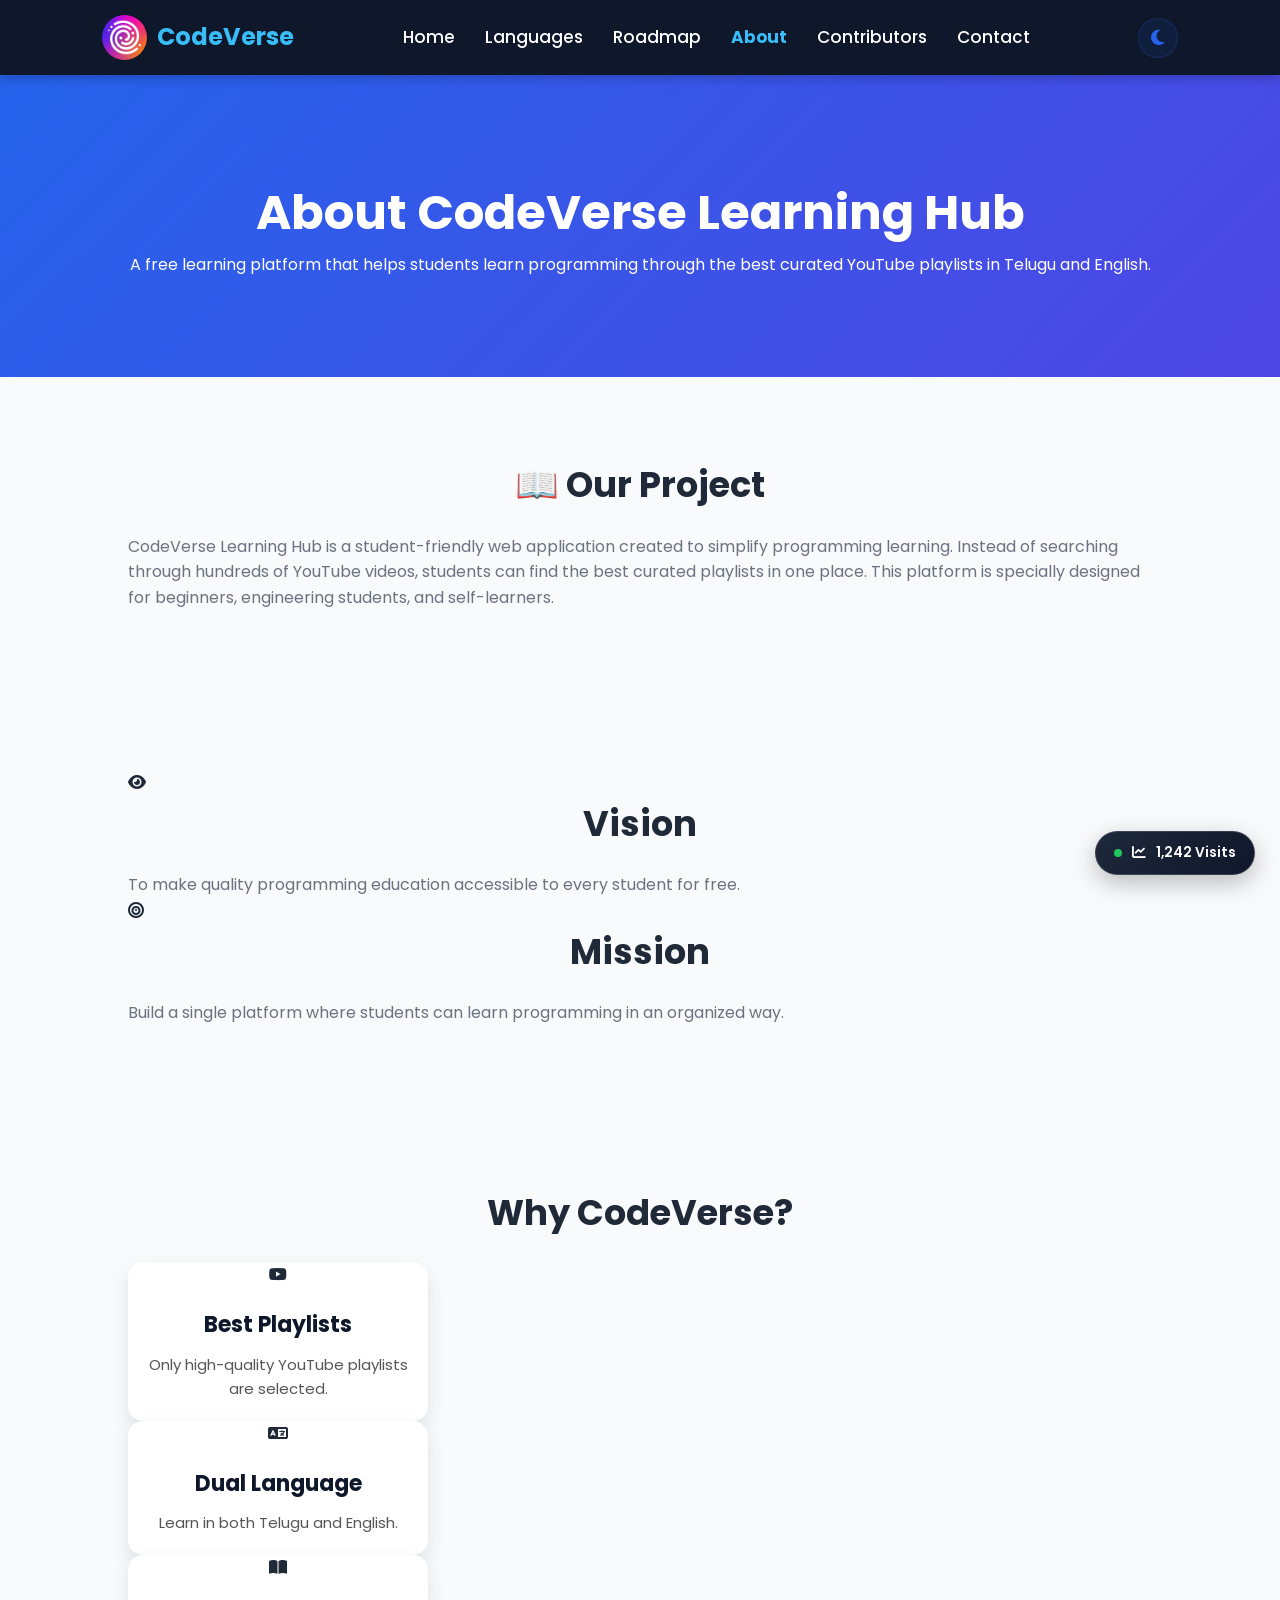
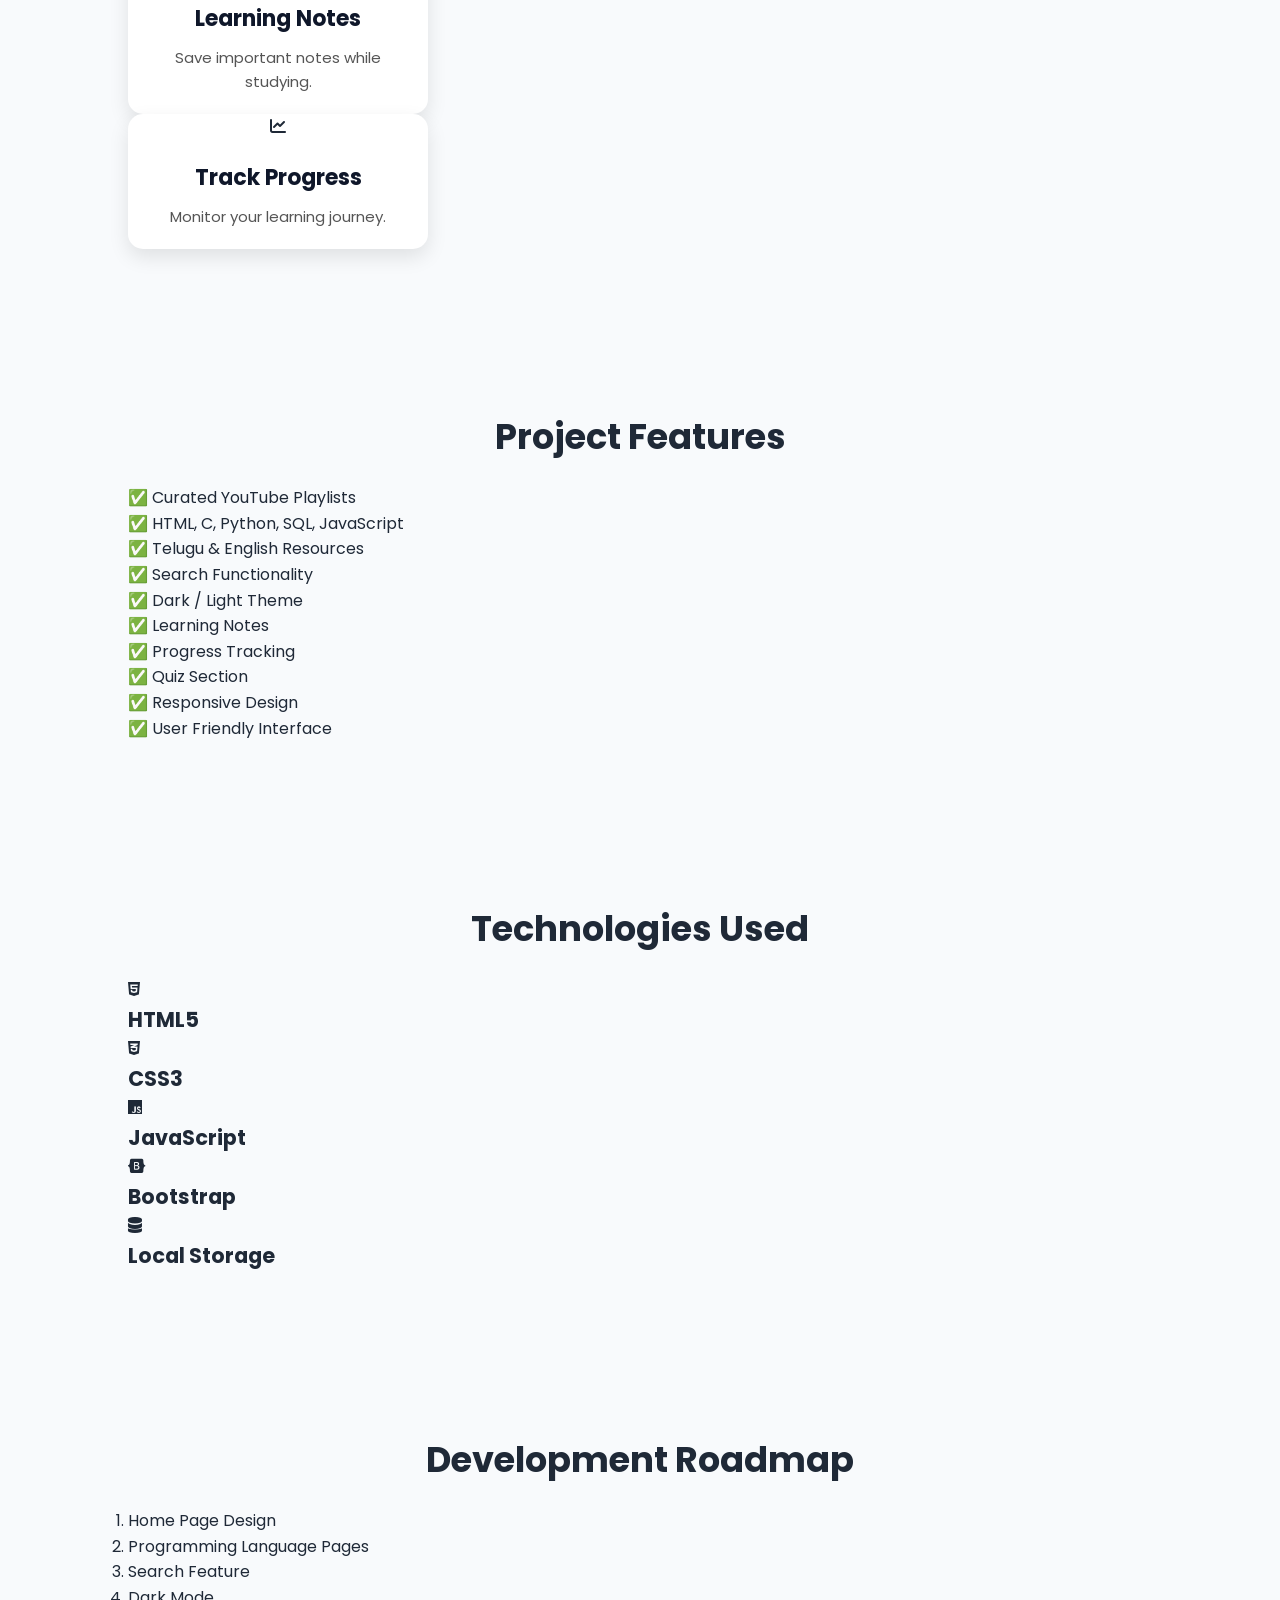
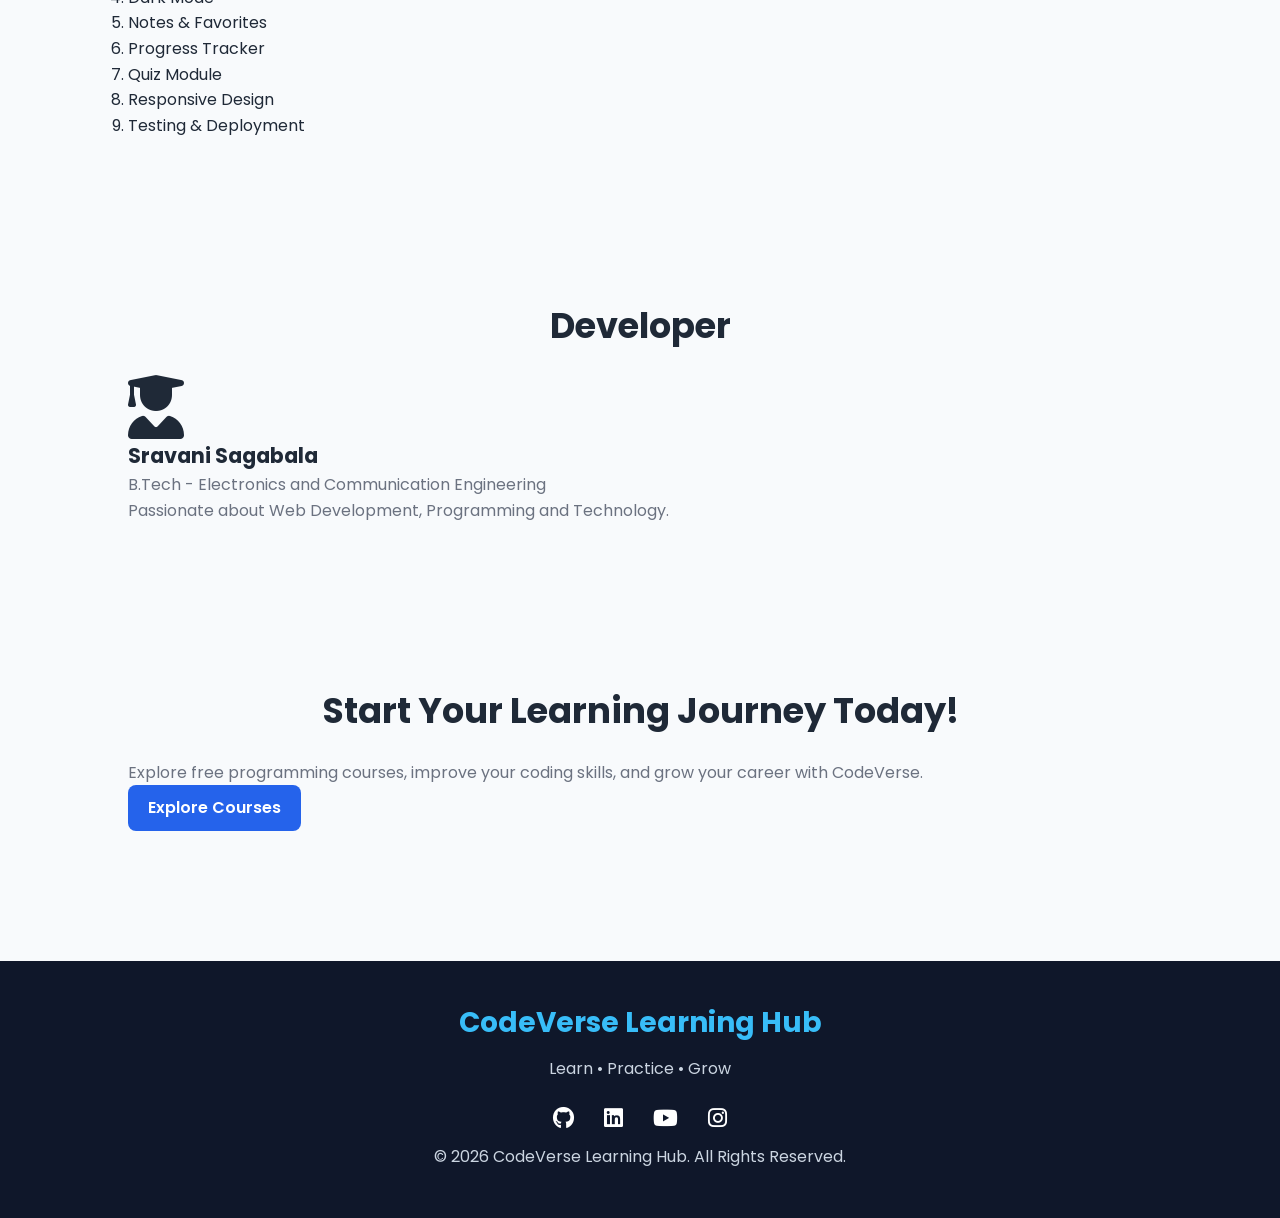
<file: about.html>
<!DOCTYPE html>
<html lang="en">
<head>
    <meta charset="UTF-8">
    <meta name="viewport" content="width=device-width, initial-scale=1.0">
    <title>About | CodeVerse Learning Hub</title>

    <!-- CSS Files -->
     <link rel="icon" href="assets/images/logo/logo.png">
    <link rel="stylesheet" href="assets/css/style.css">
    <link rel="stylesheet" href="assets/css/navbar.css">
    <link rel="stylesheet" href="assets/css/cards.css">
    <link rel="stylesheet" href="assets/css/footer.css">
    <link rel="stylesheet" href="assets/css/responsive.css">
    <link rel="stylesheet" href="assets/css/animations.css">
    <link rel="stylesheet" href="assets/css/themes.css">
    <link rel="stylesheet" href="assets/css/visitor-tracker.css">

    <!-- Google Font -->
    <link href="https://fonts.googleapis.com/css2?family=Poppins:wght@300;400;500;600;700&display=swap" rel="stylesheet">

    <!-- Font Awesome -->
    <link rel="stylesheet"
        href="https://cdnjs.cloudflare.com/ajax/libs/font-awesome/6.6.0/css/all.min.css">
</head>
<body>

<!-- ================= NAVBAR ================= -->

<header>

    <nav class="navbar">

        <div class="logo">
            <img src="assets/images/logo/logo.png" alt="CodeVerse Logo">
            <span>CodeVerse</span>
        </div>

        <ul class="nav-links">
    <li><a href="index.html">Home</a></li>
    <li><a href="index.html#languages">Languages</a></li>
    <li><a href="roadmap.html">Roadmap</a></li>
    <li><a href="about.html" class="active">About</a></li>
    <li><a href="contributors.html">Contributors</a></li>
    <li><a href="contact.html">Contact</a></li>
</ul>

<button id="theme-btn">
    <i class="fa-solid fa-moon"></i>
</button>

    </nav>

</header>

<!-- ================= HERO ================= -->

<section class="page-banner">

    <h1>About CodeVerse Learning Hub</h1>

    <p>
        A free learning platform that helps students
        learn programming through the best curated
        YouTube playlists in Telugu and English.
    </p>

</section>

<!-- ================= PROJECT ================= -->

<section class="about-section">

    <h2>📖 Our Project</h2>

    <p>

        CodeVerse Learning Hub is a student-friendly web
        application created to simplify programming learning.

        Instead of searching through hundreds of YouTube videos,
        students can find the best curated playlists in one place.

        This platform is specially designed for beginners,
        engineering students, and self-learners.

    </p>

</section>

<!-- ================= VISION ================= -->

<section class="vision">

    <div class="box">

        <i class="fa-solid fa-eye"></i>

        <h2>Vision</h2>

        <p>

            To make quality programming education
            accessible to every student for free.

        </p>

    </div>

    <div class="box">

        <i class="fa-solid fa-bullseye"></i>

        <h2>Mission</h2>

        <p>

            Build a single platform where students can
            learn programming in an organized way.

        </p>

    </div>

</section>

<!-- ================= WHY ================= -->

<section class="why">

    <h2>Why CodeVerse?</h2>

    <div class="why-container">

        <div class="card">

            <i class="fab fa-youtube"></i>

            <h3>Best Playlists</h3>

            <p>

                Only high-quality YouTube playlists
                are selected.

            </p>

        </div>

        <div class="card">

            <i class="fa-solid fa-language"></i>

            <h3>Dual Language</h3>

            <p>

                Learn in both Telugu
                and English.

            </p>

        </div>

        <div class="card">

            <i class="fa-solid fa-book-open"></i>

            <h3>Learning Notes</h3>

            <p>

                Save important notes
                while studying.

            </p>

        </div>

        <div class="card">

            <i class="fa-solid fa-chart-line"></i>

            <h3>Track Progress</h3>

            <p>

                Monitor your learning journey.

            </p>

        </div>

    </div>

</section>

<!-- ================= FEATURES ================= -->

<section class="features">

    <h2>Project Features</h2>

    <ul>

        <li>✅ Curated YouTube Playlists</li>

        <li>✅ HTML, C, Python, SQL, JavaScript</li>

        <li>✅ Telugu & English Resources</li>

        <li>✅ Search Functionality</li>

        <li>✅ Dark / Light Theme</li>

        <li>✅ Learning Notes</li>

        <li>✅ Progress Tracking</li>

        <li>✅ Quiz Section</li>

        <li>✅ Responsive Design</li>

        <li>✅ User Friendly Interface</li>

    </ul>

</section>

<!-- ================= TECHNOLOGIES ================= -->

<section class="technology">

    <h2>Technologies Used</h2>

    <div class="tech-grid">

        <div class="tech-card">

            <i class="fa-brands fa-html5"></i>

            <h3>HTML5</h3>

        </div>

        <div class="tech-card">

            <i class="fa-brands fa-css3-alt"></i>

            <h3>CSS3</h3>

        </div>

        <div class="tech-card">

            <i class="fa-brands fa-js"></i>

            <h3>JavaScript</h3>

        </div>

        <div class="tech-card">

            <i class="fa-brands fa-bootstrap"></i>

            <h3>Bootstrap</h3>

        </div>

        <div class="tech-card">

            <i class="fa-solid fa-database"></i>

            <h3>Local Storage</h3>

        </div>

    </div>

</section>

<!-- ================= TIMELINE ================= -->

<section class="timeline">

    <h2>Development Roadmap</h2>

    <ol>

        <li>Home Page Design</li>

        <li>Programming Language Pages</li>

        <li>Search Feature</li>

        <li>Dark Mode</li>

        <li>Notes & Favorites</li>

        <li>Progress Tracker</li>

        <li>Quiz Module</li>

        <li>Responsive Design</li>

        <li>Testing & Deployment</li>

    </ol>

</section>

<!-- ================= DEVELOPER ================= -->

<section class="developer">

    <h2>Developer</h2>

    <div class="developer-card">

        <i class="fa-solid fa-user-graduate fa-4x"></i>

        <h3>Sravani Sagabala</h3>

        <p>

            B.Tech - Electronics and Communication Engineering

        </p>

        <p>

            Passionate about Web Development,
            Programming and Technology.

        </p>

    </div>

</section>

<!-- ================= CTA ================= -->

<section class="cta">

    <h2>Start Your Learning Journey Today!</h2>

    <p>

        Explore free programming courses,
        improve your coding skills,
        and grow your career with CodeVerse.

    </p>

    <a href="index.html#languages" class="btn">

        Explore Courses

    </a>

</section>

<!-- ================= FOOTER ================= -->

<footer>
    <div class="footer-content">

        <h2>CodeVerse Learning Hub</h2>

        <p>Learn • Practice • Grow</p>

        <div class="social-icons">
            <a href="https://github.com/yourusername"
               target="_blank"
               rel="noopener noreferrer"
               aria-label="GitHub">
                <i class="fab fa-github"></i>
            </a>

            <a href="https://www.linkedin.com/in/yourusername"
               target="_blank"
               rel="noopener noreferrer"
               aria-label="LinkedIn">
                <i class="fab fa-linkedin"></i>
            </a>

            <a href="https://www.youtube.com/@yourchannel"
               target="_blank"
               rel="noopener noreferrer"
               aria-label="YouTube">
                <i class="fab fa-youtube"></i>
            </a>

            <a href="https://www.instagram.com/yourusername"
               target="_blank"
               rel="noopener noreferrer"
               aria-label="Instagram">
                <i class="fab fa-instagram"></i>
            </a>
        </div>

        <p>© 2026 CodeVerse Learning Hub. All Rights Reserved.</p>

    </div>
<!-- ================= FLOATING VISITOR WIDGET ================= -->
<div class="floating-visitor-widget">
    <div class="widget-trigger" id="widget-trigger">
        <span class="live-indicator"></span>
        <i class="fa-solid fa-chart-line"></i>
        <span><span id="widget-visits">1,240</span> Visits</span>
    </div>

    <div class="widget-popover" id="widget-popover">
        <div class="popover-header">
            <h4><i class="fa-solid fa-chart-pie" style="color:var(--primary);"></i> Project Insights</h4>
            <i class="fa-solid fa-xmark popover-close" id="popover-close"></i>
        </div>
        <div class="popover-stat">
            <span>Total Visits:</span>
            <strong id="widget-visits-detail">1,240</strong>
        </div>
        <div class="popover-stat">
            <span>Active Online:</span>
            <strong id="widget-online" style="color:#22c55e;">18</strong>
        </div>
        <div class="popover-stat">
            <span>Members Checked-In:</span>
            <strong id="widget-members">482</strong>
        </div>
        <div class="popover-stat">
            <span>Visits Today:</span>
            <strong id="widget-today">43</strong>
        </div>
    </div>
</div>

<script src="assets/js/visitor-tracker.js"></script>
<script src="assets/js/app.js"></script>
<script src="assets/js/darkmode.js"></script>
</body>
</html>
</file>
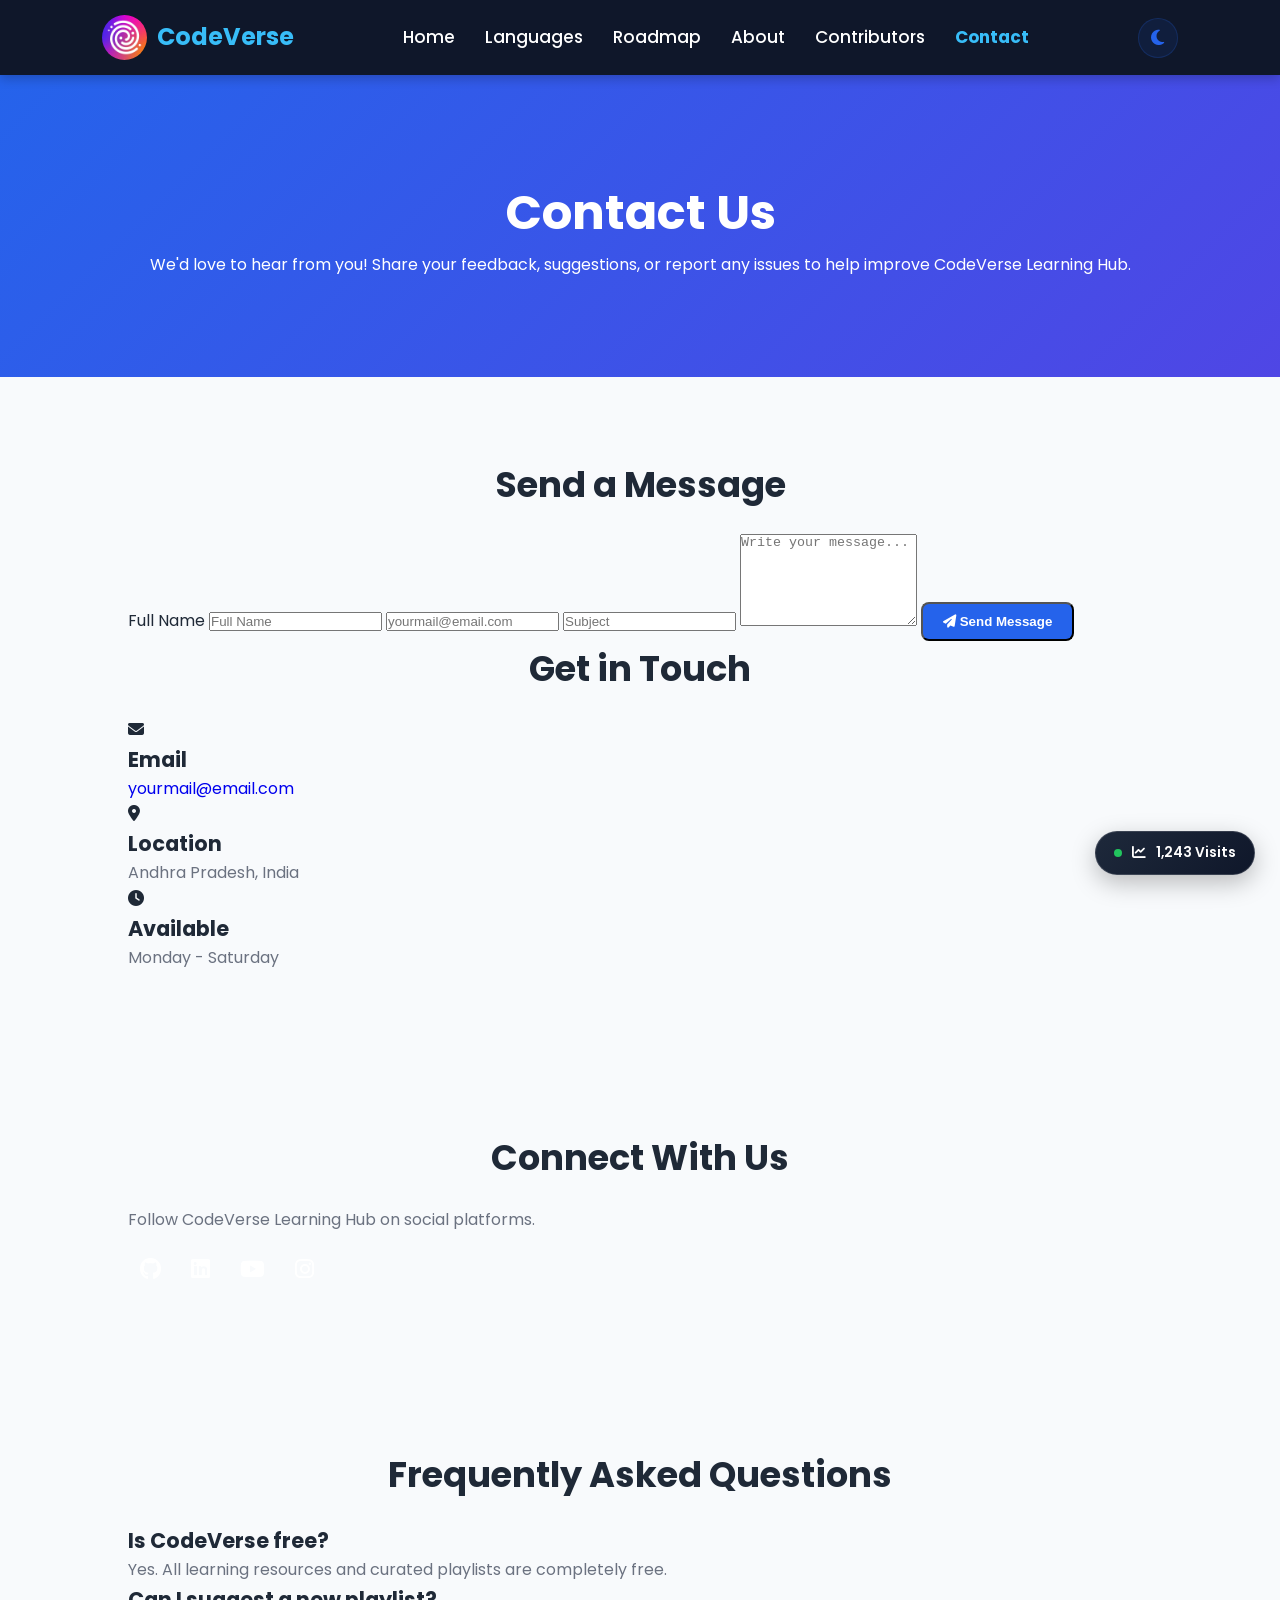
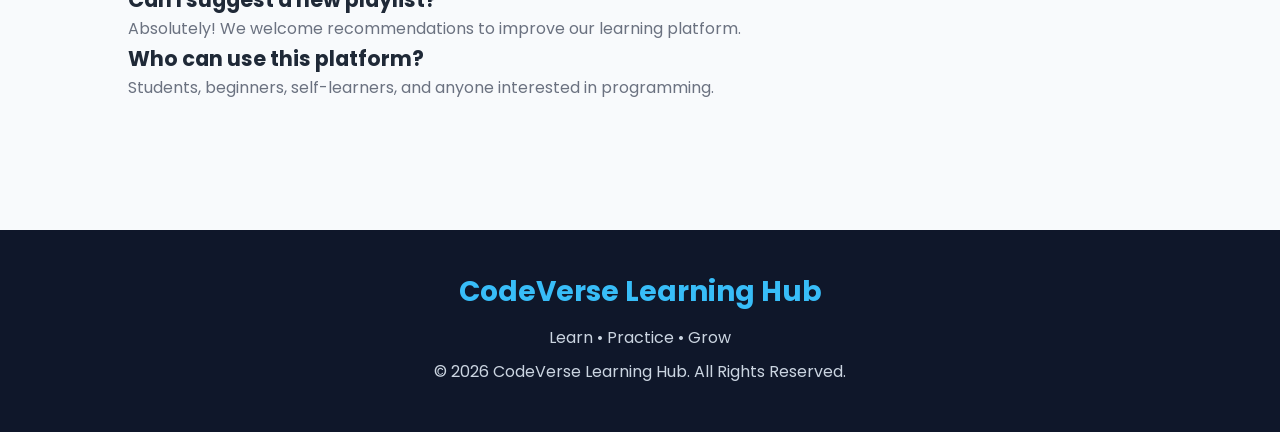
<file: contact.html>
<!DOCTYPE html>
<html lang="en">
<head>
    <meta charset="UTF-8">
    <meta name="viewport" content="width=device-width, initial-scale=1.0">
    <title>Contact | CodeVerse Learning Hub</title>

    <!-- CSS Files -->
     <link rel="icon" href="assets/images/logo/logo.png">
    <link rel="stylesheet" href="assets/css/style.css">
    <link rel="stylesheet" href="assets/css/navbar.css">
    <link rel="stylesheet" href="assets/css/cards.css">
    <link rel="stylesheet" href="assets/css/footer.css">
    <link rel="stylesheet" href="assets/css/responsive.css">
    <link rel="stylesheet" href="assets/css/animations.css">
    <link rel="stylesheet" href="assets/css/themes.css">
    <link rel="stylesheet" href="assets/css/visitor-tracker.css">

    <!-- Google Font -->
    <link href="https://fonts.googleapis.com/css2?family=Poppins:wght@300;400;500;600;700&display=swap" rel="stylesheet">

    <!-- Font Awesome -->
    <link rel="stylesheet"
        href="https://cdnjs.cloudflare.com/ajax/libs/font-awesome/6.6.0/css/all.min.css">
</head>
<body>

<!-- ================= NAVBAR ================= -->

<header>
    <nav class="navbar">

        <div class="logo">
    <img src="assets/images/logo/logo.png" alt="CodeVerse Logo">
    <span>CodeVerse</span>
</div>

       <ul class="nav-links">
        <li><a href="index.html">Home</a></li>
        <li><a href="index.html#languages">Languages</a></li>
        <li><a href="roadmap.html">Roadmap</a></li>
        <li><a href="about.html">About</a></li>
        <li><a href="contributors.html">Contributors</a></li>
        <li><a href="contact.html" class="active">Contact</a></li>
       </ul> 
       <button id="theme-btn" aria-label="Toggle Theme">
        <i class="fa-solid fa-moon"></i>
       </button>

    </nav>
</header>

<!-- ================= HERO ================= -->

<section class="page-banner">

    <h1>Contact Us</h1>

    <p>
        We'd love to hear from you! Share your feedback,
        suggestions, or report any issues to help improve
        CodeVerse Learning Hub.
    </p>

</section>

<!-- ================= CONTACT SECTION ================= -->

<section class="contact-container">

    <!-- Contact Form -->

    <div class="contact-form">

    <h2>Send a Message</h2>

    <form action="https://formsubmit.co/bhavithakammam@gmail.com" method="POST">

        <input type="hidden" name="_captcha" value="false">

        <input type="hidden" name="_subject" value="New Message from CodeVerse">

        <label for="fullname">Full Name</label>

        <input
            id="fullname"
            type="text"
            name="fullname"
            placeholder="Full Name"
            required
        >

        <input
            type="email"
            name="email"
            placeholder="yourmail@email.com"
            required
        >

        <input
            type="text"
            name="subject"
            placeholder="Subject"
            required
        >

        <textarea
            name="message"
            rows="6"
            placeholder="Write your message..."
            required
        ></textarea>

        <button type="submit" class="btn">
            <i class="fa-solid fa-paper-plane"></i>
            Send Message
        </button>

    </form>

</div>

    <!-- Contact Information -->

    <div class="contact-info">

        <h2>Get in Touch</h2>

        <div class="info-box">

            <i class="fa-solid fa-envelope"></i>

            <div>

                <h3>Email</h3>

                <p>
    <a href="mailto:yourmail@email.com">yourmail@email.com</a>
</p>

            </div>

        </div>

        

        <div class="info-box">

            <i class="fa-solid fa-location-dot"></i>

            <div>

                <h3>Location</h3>

                <p>Andhra Pradesh, India</p>

            </div>

        </div>

        <div class="info-box">

            <i class="fa-solid fa-clock"></i>

            <div>

                <h3>Available</h3>

                <p>Monday - Saturday</p>

            </div>

        </div>

    </div>

</section>

<!-- ================= SOCIAL MEDIA ================= -->

<section class="social-section">

    <h2>Connect With Us</h2>

    <p>Follow CodeVerse Learning Hub on social platforms.</p>

    <div class="social-icons">

        <a href="https://github.com/yourusername"
            target="_blank"
            rel="noopener noreferrer"
            aria-label="GitHub">
            <i class="fab fa-github"></i>
        </a>

        <a href="https://www.linkedin.com/in/yourusername"
            target="_blank"
            rel="noopener noreferrer"
            aria-label="LinkedIn">
            <i class="fab fa-linkedin"></i>
        </a>

        
        <a href="https://www.youtube.com/@yourchannel"
            target="_blank"
            rel="noopener noreferrer"
            aria-label="YouTube">
            <i class="fab fa-youtube"></i>
        </a>
         <a href="https://www.instagram.com/yourusername"
            target="_blank"
            rel="noopener noreferrer"
            aria-label="instagram">
            <i class="fab fa-instagram"></i>
        </a>

        
        

    </div>

</section>

<!-- ================= FAQ ================= -->

<section class="faq">

    <h2>Frequently Asked Questions</h2>

    <div class="faq-item">

        <h3>Is CodeVerse free?</h3>

        <p>
            Yes. All learning resources and curated playlists
            are completely free.
        </p>

    </div>

    <div class="faq-item">

        <h3>Can I suggest a new playlist?</h3>

        <p>
            Absolutely! We welcome recommendations to improve
            our learning platform.
        </p>

    </div>

    <div class="faq-item">

        <h3>Who can use this platform?</h3>

        <p>
            Students, beginners, self-learners, and anyone
            interested in programming.
        </p>

    </div>

</section>

<!-- ================= FOOTER ================= -->

<footer>

    <div class="footer-content">

        <h2>CodeVerse Learning Hub</h2>

        <p>Learn • Practice • Grow</p>

        <p>© 2026 CodeVerse Learning Hub. All Rights Reserved.</p>

    </div>

<!-- ================= FLOATING VISITOR WIDGET ================= -->
<div class="floating-visitor-widget">
    <div class="widget-trigger" id="widget-trigger">
        <span class="live-indicator"></span>
        <i class="fa-solid fa-chart-line"></i>
        <span><span id="widget-visits">1,240</span> Visits</span>
    </div>

    <div class="widget-popover" id="widget-popover">
        <div class="popover-header">
            <h4><i class="fa-solid fa-chart-pie" style="color:var(--primary);"></i> Project Insights</h4>
            <i class="fa-solid fa-xmark popover-close" id="popover-close"></i>
        </div>
        <div class="popover-stat">
            <span>Total Visits:</span>
            <strong id="widget-visits-detail">1,240</strong>
        </div>
        <div class="popover-stat">
            <span>Active Online:</span>
            <strong id="widget-online" style="color:#22c55e;">18</strong>
        </div>
        <div class="popover-stat">
            <span>Members Checked-In:</span>
            <strong id="widget-members">482</strong>
        </div>
        <div class="popover-stat">
            <span>Visits Today:</span>
            <strong id="widget-today">43</strong>
        </div>
    </div>
</div>

<script src="assets/js/visitor-tracker.js"></script>
<script src="assets/js/app.js"></script>
<script src="assets/js/darkmode.js"></script>

</body>
</html>
</file>
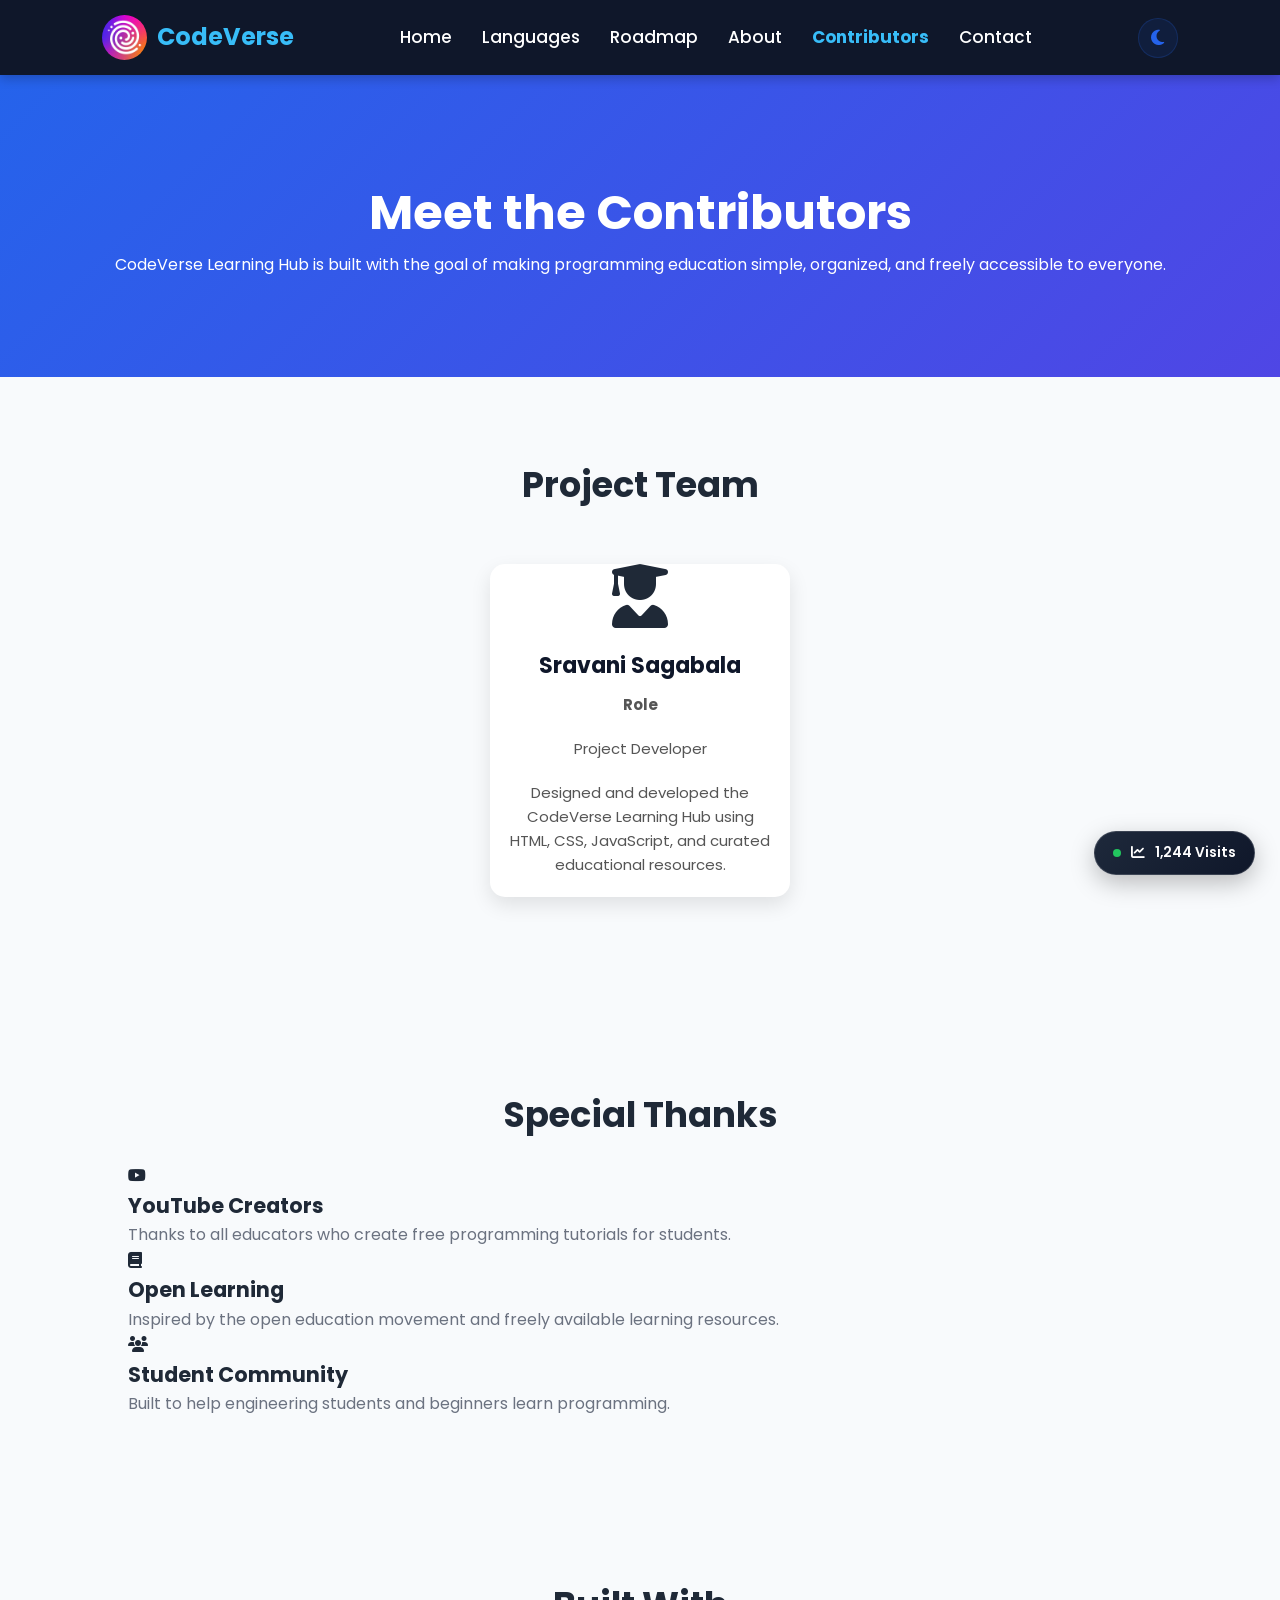
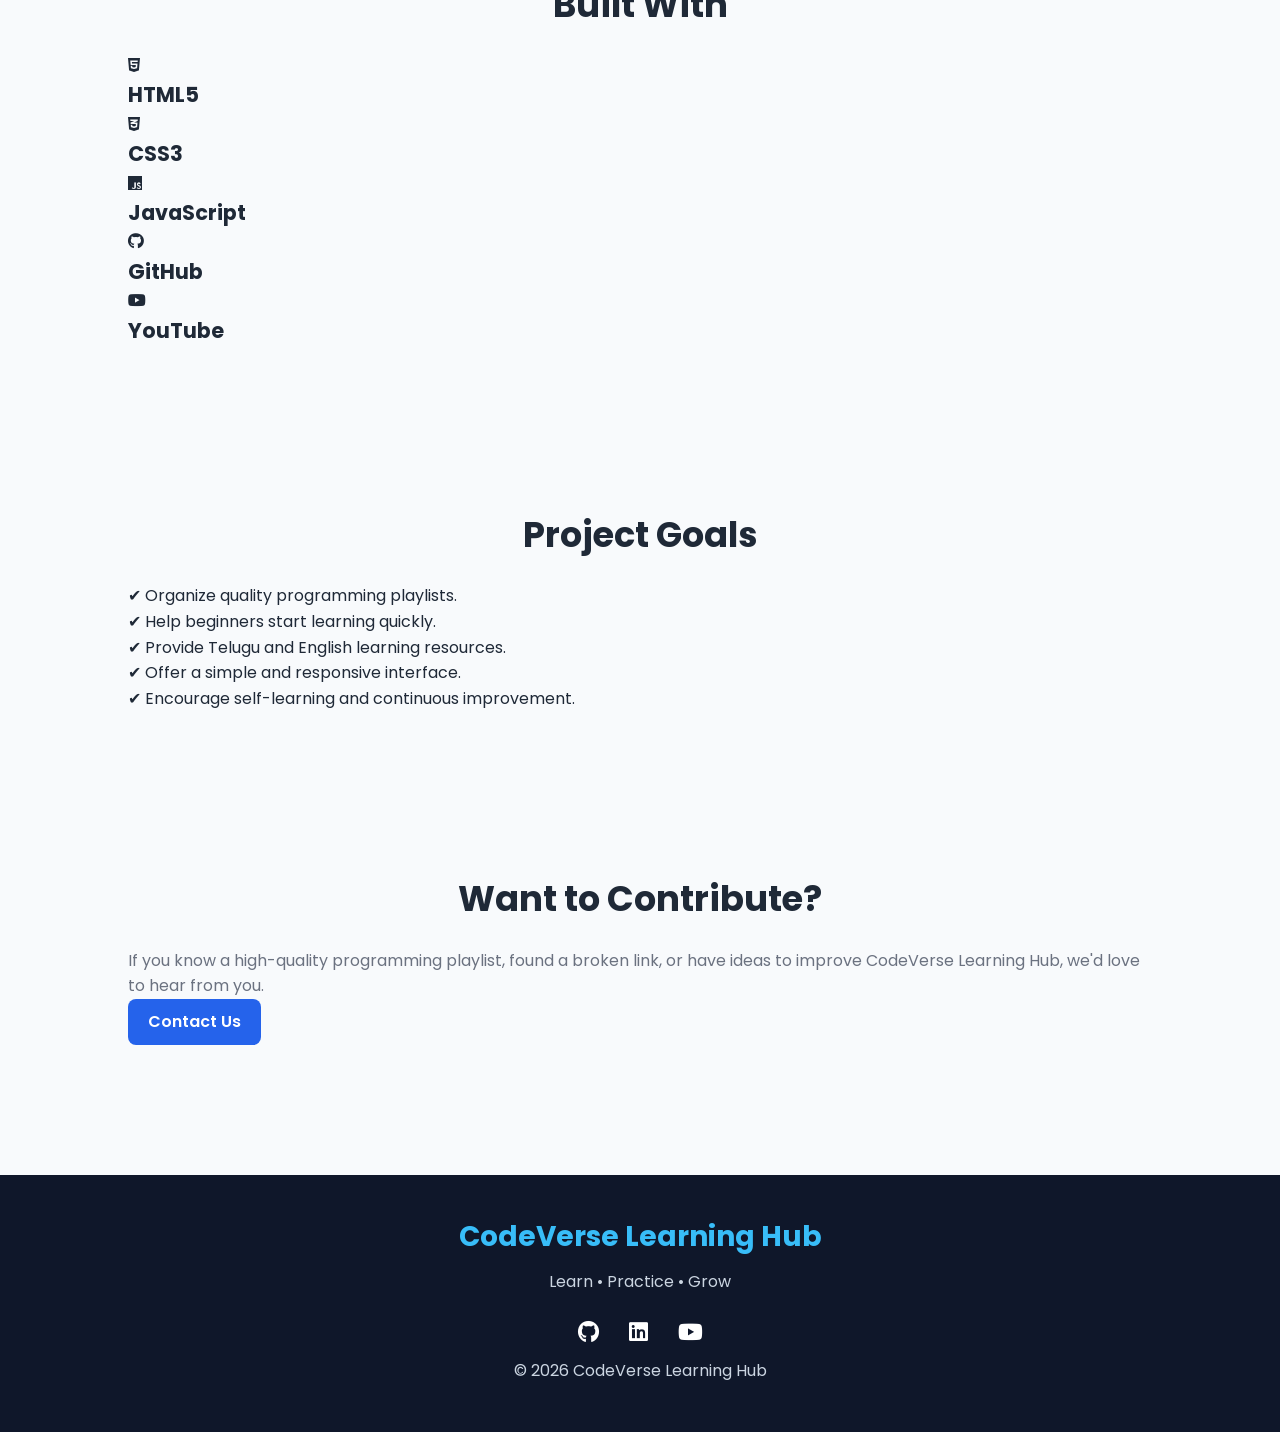
<file: contributors.html>
<!DOCTYPE html>
<html lang="en">
<head>
    <meta charset="UTF-8">
    <meta name="viewport" content="width=device-width, initial-scale=1.0">
    <title>Contributors | CodeVerse Learning Hub</title>

    <!-- CSS Files -->
     <link rel="icon" href="assets/images/logo/logo.png">
    <link rel="stylesheet" href="assets/css/style.css">
    <link rel="stylesheet" href="assets/css/navbar.css">
    <link rel="stylesheet" href="assets/css/cards.css">
    <link rel="stylesheet" href="assets/css/footer.css">
    <link rel="stylesheet" href="assets/css/responsive.css">
    <link rel="stylesheet" href="assets/css/animations.css">
    <link rel="stylesheet" href="assets/css/themes.css">
    <link rel="stylesheet" href="assets/css/visitor-tracker.css">

    <!-- Google Font -->
    <link href="https://fonts.googleapis.com/css2?family=Poppins:wght@300;400;500;600;700&display=swap" rel="stylesheet">

    <!-- Font Awesome -->
    <link rel="stylesheet"
        href="https://cdnjs.cloudflare.com/ajax/libs/font-awesome/6.6.0/css/all.min.css">
</head>

<body>

    <!-- ================= NAVBAR ================= -->

    <header>

        <nav class="navbar">

            <div class="logo">
                <img src="assets/images/logo/logo.png" alt="CodeVerse Logo">
                <span>CodeVerse</span>
            </div>

            <ul class="nav-links">

                <li><a href="index.html">Home</a></li>

                <li><a href="index.html#languages">Languages</a></li>

                <li><a href="roadmap.html">Roadmap</a></li>

                <li><a href="about.html">About</a></li>

                <li><a href="contributors.html" class="active">Contributors</a></li>

                <li><a href="contact.html">Contact</a></li>

            </ul>
            <button id="theme-btn" ari-label="Toggle Theme">
                <i class="fa-solid fa-moon"></i>
            </button>

        </nav>

    </header>

    <!-- ================= HERO ================= -->

    <section class="page-banner">

        <h1>Meet the Contributors</h1>

        <p>

            CodeVerse Learning Hub is built with the goal of
            making programming education simple, organized,
            and freely accessible to everyone.

        </p>

    </section>

    <!-- ================= PROJECT TEAM ================= -->

    <section class="contributors fade-in">

        <h2>Project Team</h2>

        <div class="card-container">

            <!-- Team Member -->

            <div class="card">

                <i class="fa-solid fa-user-graduate fa-4x"></i>

                <h3>Sravani Sagabala</h3>

                <p><strong>Role</strong></p>

                <p>

                    Project Developer

                </p>

                <p>

                    Designed and developed the CodeVerse
                    Learning Hub using HTML, CSS,
                    JavaScript, and curated educational resources.

                </p>

            </div>

        </div>

    </section>

    <!-- ================= SPECIAL THANKS ================= -->

    <section class="features">

        <h2>Special Thanks</h2>

        <div class="feature-grid">

            <div class="feature">

                <i class="fab fa-youtube"></i>

                <h3>YouTube Creators</h3>

                <p>

                    Thanks to all educators who create
                    free programming tutorials for students.

                </p>

            </div>

            <div class="feature">

                <i class="fa-solid fa-book"></i>

                <h3>Open Learning</h3>

                <p>

                    Inspired by the open education movement
                    and freely available learning resources.

                </p>

            </div>

            <div class="feature">

                <i class="fa-solid fa-users"></i>

                <h3>Student Community</h3>

                <p>

                    Built to help engineering students
                    and beginners learn programming.

                </p>

            </div>

        </div>

    </section>

    <!-- ================= TECHNOLOGIES ================= -->

    <section class="technology fade-in">

        <h2>Built With</h2>

        <div class="tech-grid">

            <div class="tech-card">
                <i class="fa-brands fa-html5"></i>
                <h3>HTML5</h3>
            </div>

            <div class="tech-card">
                <i class="fa-brands fa-css3-alt"></i>
                <h3>CSS3</h3>
            </div>

            <div class="tech-card">
                <i class="fa-brands fa-js"></i>
                <h3>JavaScript</h3>
            </div>

            <div class="tech-card">
                <i class="fa-brands fa-github"></i>
                <h3>GitHub</h3>
            </div>

            <div class="tech-card">
                <i class="fab fa-youtube"></i>
                <h3>YouTube</h3>
            </div>

        </div>

    </section>

    <!-- ================= PROJECT GOALS ================= -->

    <section class="about-section">

        <h2>Project Goals</h2>

        <ul>

            <li>✔ Organize quality programming playlists.</li>

            <li>✔ Help beginners start learning quickly.</li>

            <li>✔ Provide Telugu and English learning resources.</li>

            <li>✔ Offer a simple and responsive interface.</li>

            <li>✔ Encourage self-learning and continuous improvement.</li>

        </ul>

    </section>

    <!-- ================= JOIN US ================= -->

    <section class="cta">

        <h2>Want to Contribute?</h2>

        <p>

            If you know a high-quality programming playlist,
            found a broken link, or have ideas to improve
            CodeVerse Learning Hub, we'd love to hear from you.

        </p>

        <a href="contact.html" class="btn">

            Contact Us

        </a>

    </section>

    <!-- ================= FOOTER ================= -->

    <footer>
    <div class="footer-content">
        <h2>CodeVerse Learning Hub</h2>

        <p>Learn • Practice • Grow</p>

        <div class="social-icons">

    <a href="https://github.com/yourusername"
       target="_blank"
       rel="noopener noreferrer"
       aria-label="GitHub">
        <i class="fab fa-github"></i>
    </a>

    <a href="https://linkedin.com/in/yourusername"
       target="_blank"
       rel="noopener noreferrer"
       aria-label="LinkedIn">
        <i class="fab fa-linkedin"></i>
    </a>

    <a href="https://youtube.com/@yourchannel"
       target="_blank"
       rel="noopener noreferrer"
       aria-label="YouTube">
        <i class="fab fa-youtube"></i>
    </a>

</div>

        <p>© 2026 CodeVerse Learning Hub</p>
    </div>
<!-- ================= FLOATING VISITOR WIDGET ================= -->
<div class="floating-visitor-widget">
    <div class="widget-trigger" id="widget-trigger">
        <span class="live-indicator"></span>
        <i class="fa-solid fa-chart-line"></i>
        <span><span id="widget-visits">1,240</span> Visits</span>
    </div>

    <div class="widget-popover" id="widget-popover">
        <div class="popover-header">
            <h4><i class="fa-solid fa-chart-pie" style="color:var(--primary);"></i> Project Insights</h4>
            <i class="fa-solid fa-xmark popover-close" id="popover-close"></i>
        </div>
        <div class="popover-stat">
            <span>Total Visits:</span>
            <strong id="widget-visits-detail">1,240</strong>
        </div>
        <div class="popover-stat">
            <span>Active Online:</span>
            <strong id="widget-online" style="color:#22c55e;">18</strong>
        </div>
        <div class="popover-stat">
            <span>Members Checked-In:</span>
            <strong id="widget-members">482</strong>
        </div>
        <div class="popover-stat">
            <span>Visits Today:</span>
            <strong id="widget-today">43</strong>
        </div>
    </div>
</div>

<script src="assets/js/visitor-tracker.js"></script>
<script src="assets/js/app.js"></script>
<script src="assets/js/darkmode.js"></script>
</body>

</html>
</file>
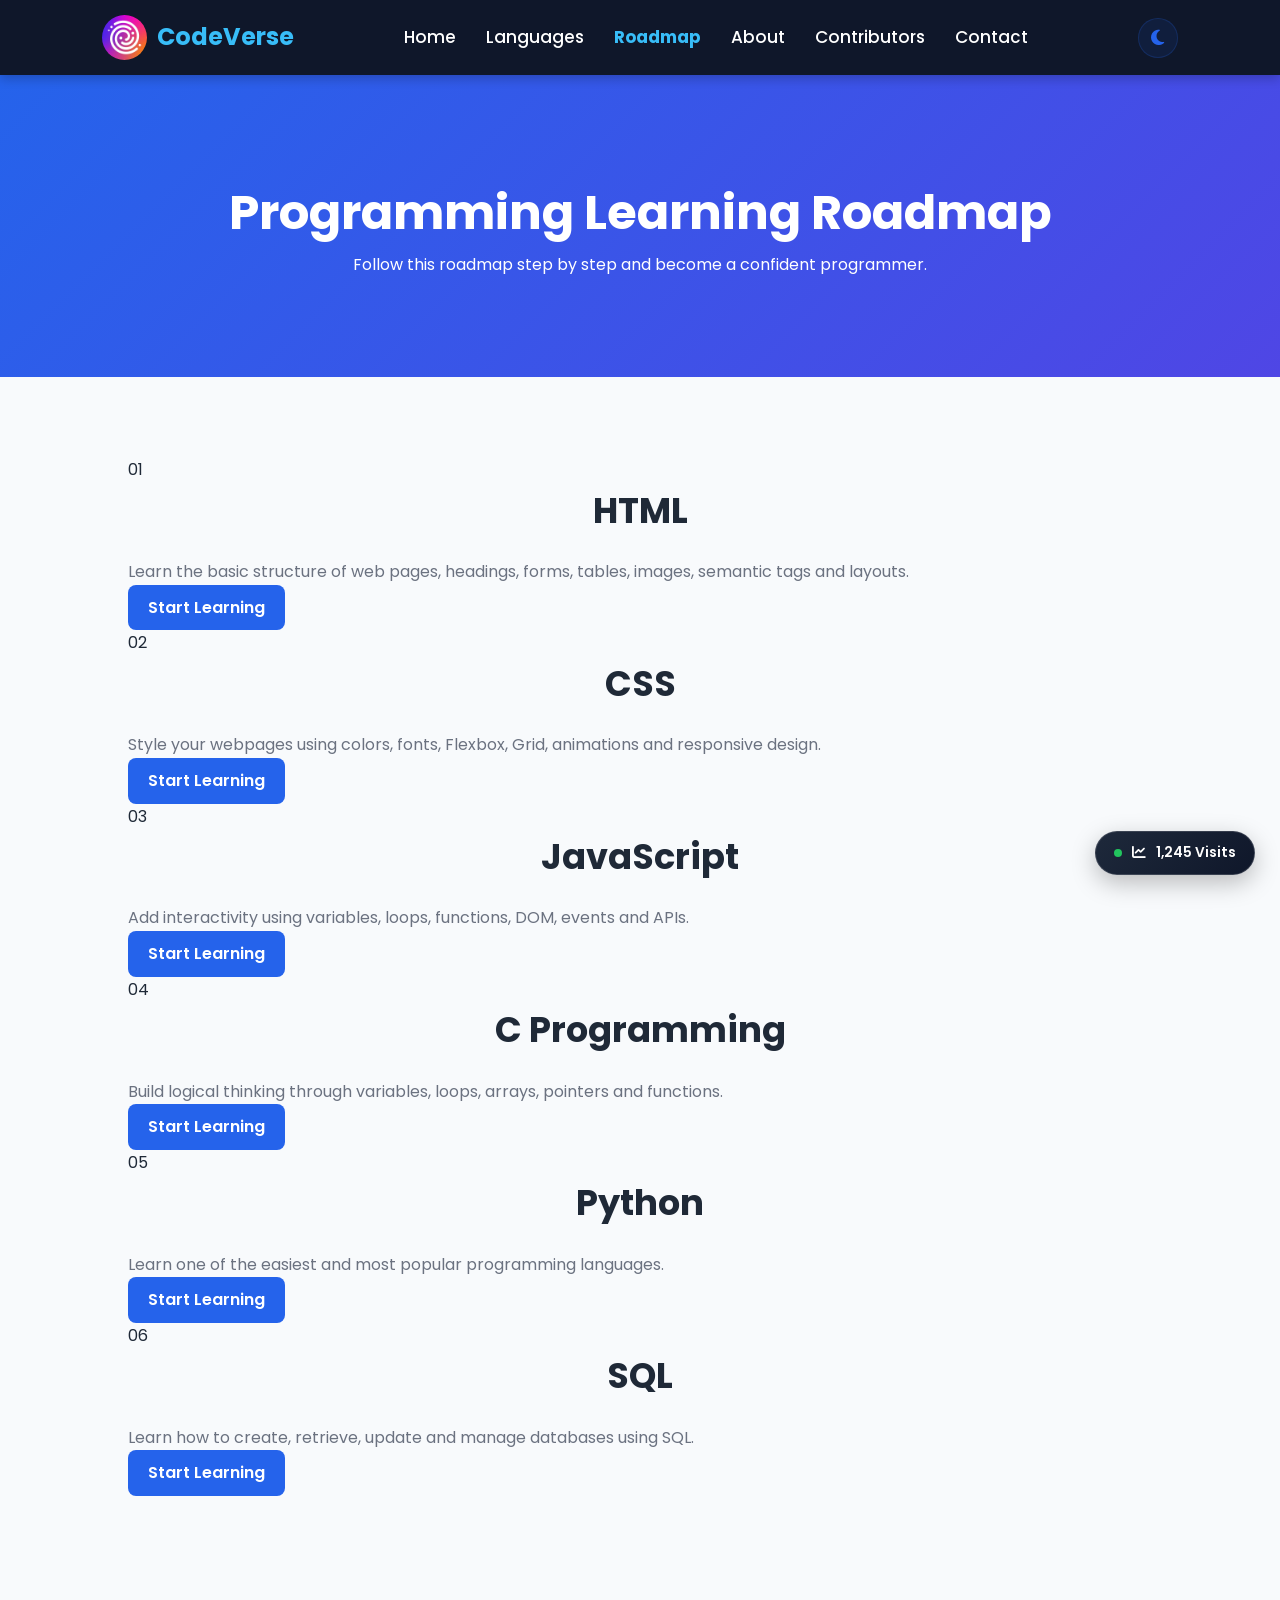
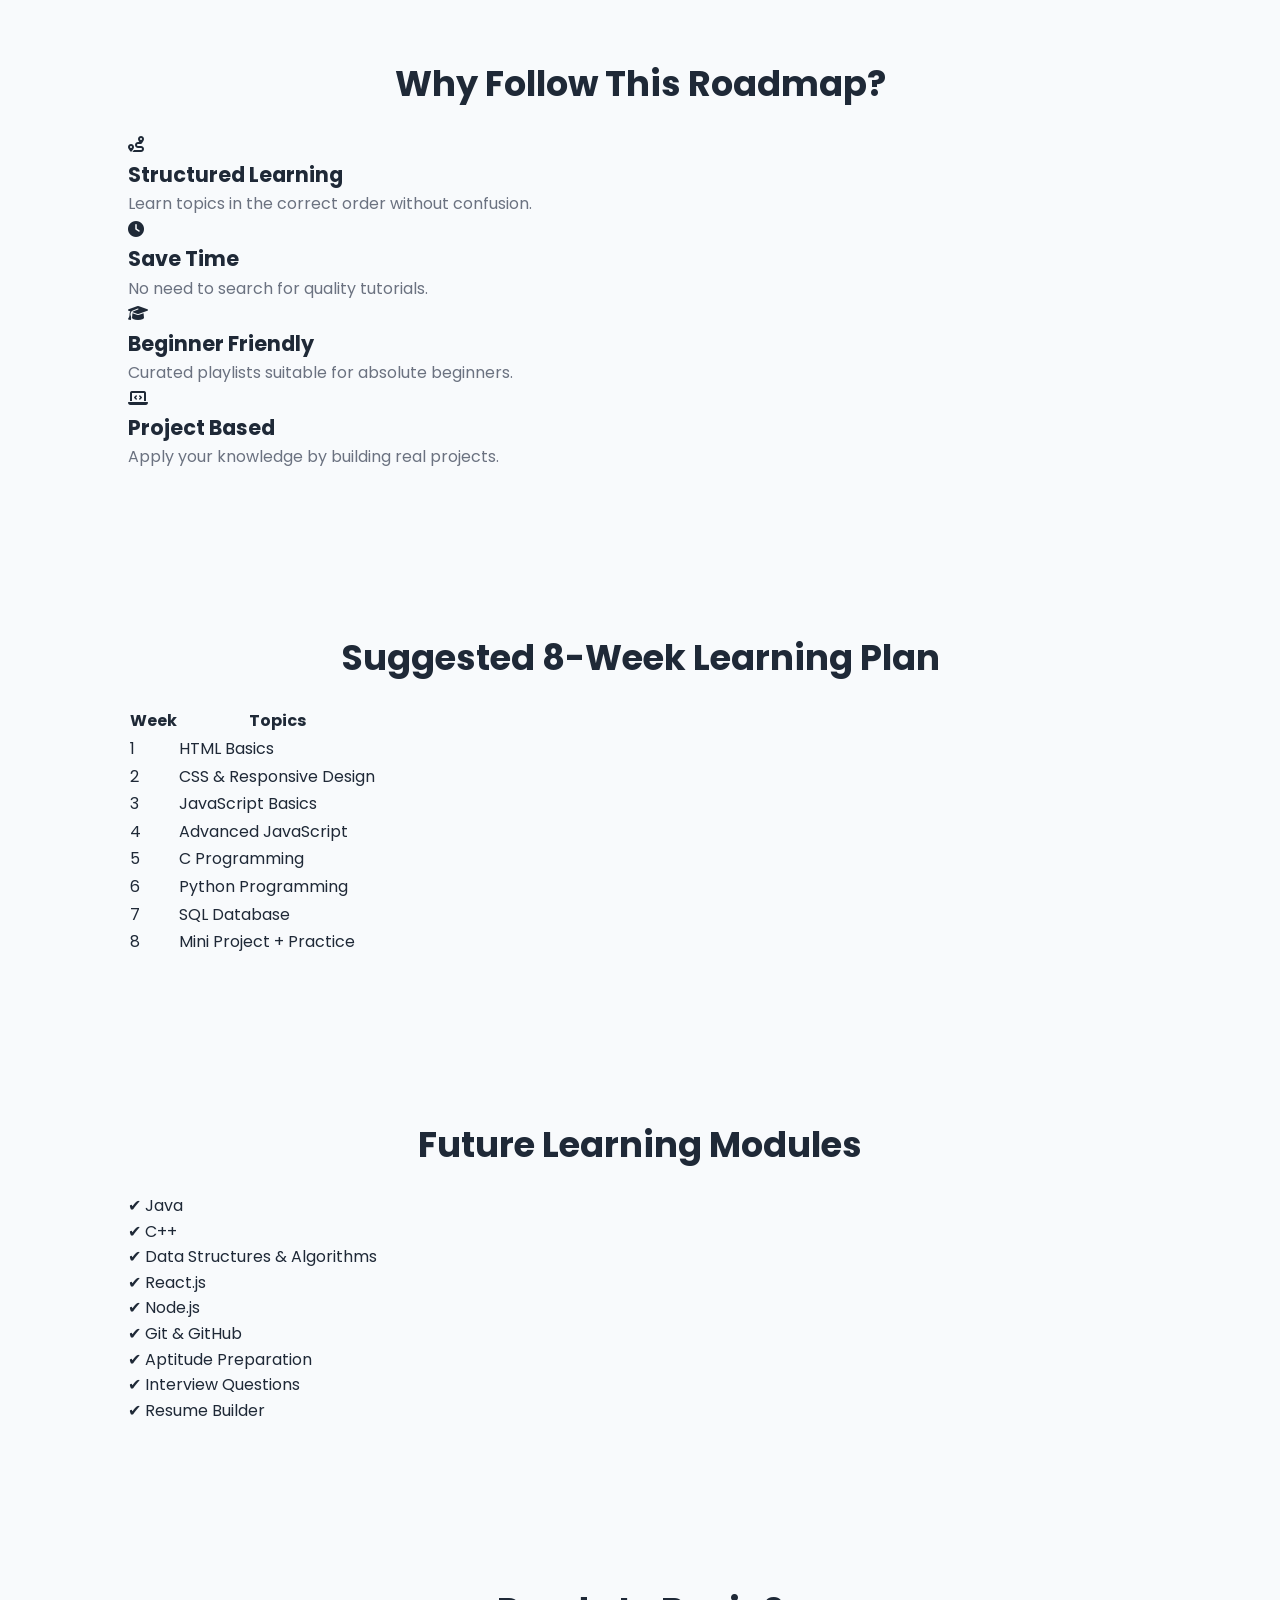
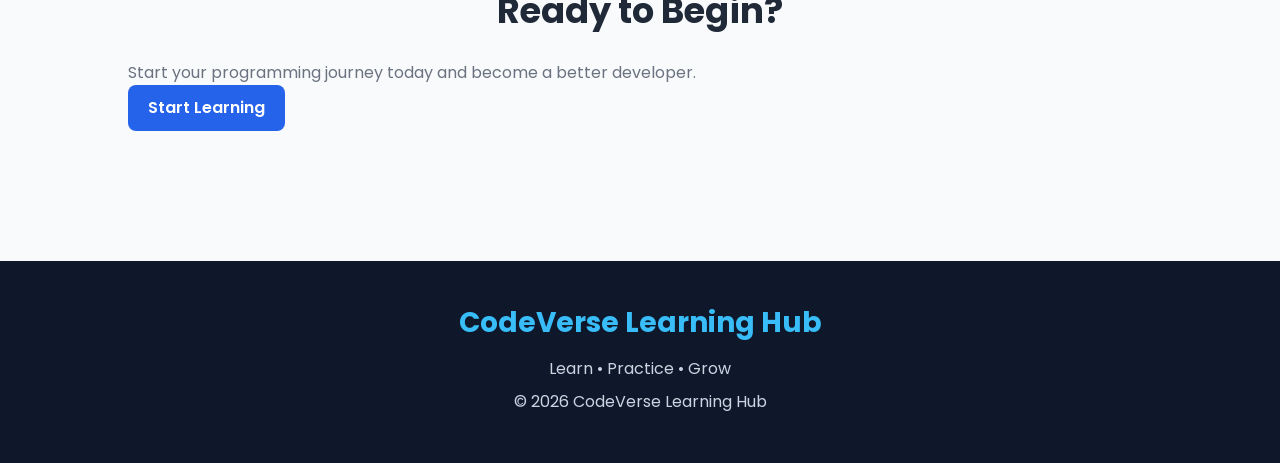
<file: roadmap.html>
<!DOCTYPE html>
<html lang="en">
<head>
    <meta charset="UTF-8">
    <meta name="viewport" content="width=device-width, initial-scale=1.0">
    <title>Roadmap | CodeVerse Learning Hub</title>

    <!-- CSS Files -->
     <link rel="icon" href="assets/images/logo/logo.png">
    <link rel="stylesheet" href="assets/css/style.css">
    <link rel="stylesheet" href="assets/css/navbar.css">
    <link rel="stylesheet" href="assets/css/cards.css">
    <link rel="stylesheet" href="assets/css/footer.css">
    <link rel="stylesheet" href="assets/css/responsive.css">
    <link rel="stylesheet" href="assets/css/animations.css">
    <link rel="stylesheet" href="assets/css/themes.css">
    <link rel="stylesheet" href="assets/css/visitor-tracker.css">

    <!-- Google Font -->
    <link href="https://fonts.googleapis.com/css2?family=Poppins:wght@300;400;500;600;700&display=swap" rel="stylesheet">

    <!-- Font Awesome -->
    <link rel="stylesheet"
        href="https://cdnjs.cloudflare.com/ajax/libs/font-awesome/6.6.0/css/all.min.css">
</head>

<body>

    <!-- ================= NAVBAR ================= -->

    <header>

        <nav class="navbar">

            <div class="logo">
                <img src="assets/images/logo/logo.png" alt="CodeVerse Logo">
                <span>CodeVerse</span>
            </div>

          <ul class="nav-links">
            <li><a href="index.html">Home</a></li>
            <li><a href="index.html#languages">Languages</a></li>
            <li><a href="roadmap.html" class="active">Roadmap</a></li>
            <li><a href="about.html">About</a></li>
            <li><a href="contributors.html">Contributors</a></li>
            <li><a href="contact.html">Contact</a></li>
          </ul>

            <button id="theme-btn" aria-label="Toggle Theme">
            <i class="fa-solid fa-moon"></i>
            </button>  

        </nav>

    </header>

    <!-- ================= HERO ================= -->

    <section class="page-banner">

        <h1>Programming Learning Roadmap</h1>

        <p>

            Follow this roadmap step by step and become
            a confident programmer.

        </p>

    </section>

    <!-- ================= ROADMAP ================= -->

    <section class="roadmap">

        <div class="road-card">

            <div class="step">01</div>

            <h2>HTML</h2>

            <p>

                Learn the basic structure of web pages,
                headings, forms, tables, images,
                semantic tags and layouts.

            </p>

            <a href="assets/pages/html.html" class="btn">

                Start Learning

            </a>

        </div>

        <div class="road-card">

            <div class="step">02</div>

            <h2>CSS</h2>

            <p>

                Style your webpages using colors,
                fonts, Flexbox, Grid,
                animations and responsive design.

            </p>

            <a href="assets/pages/css.html" class="btn">
                Start Learning
            </a>

        </div>

        <div class="road-card">

            <div class="step">03</div>

            <h2>JavaScript</h2>

            <p>

                Add interactivity using variables,
                loops, functions, DOM,
                events and APIs.

            </p>

            <a href="assets/pages/javascript.html" class="btn">

                Start Learning

            </a>

        </div>

        <div class="road-card">

            <div class="step">04</div>

            <h2>C Programming</h2>

            <p>

                Build logical thinking through
                variables, loops, arrays,
                pointers and functions.

            </p>

            <a href="assets/pages/c.html" class="btn">

                Start Learning

            </a>

        </div>

        <div class="road-card">

            <div class="step">05</div>

            <h2>Python</h2>

            <p>

                Learn one of the easiest and
                most popular programming languages.

            </p>

            <a href="assets/pages/python.html" class="btn">

                Start Learning

            </a>

        </div>

        <div class="road-card">

            <div class="step">06</div>

            <h2>SQL</h2>

            <p>

                Learn how to create,
                retrieve, update and manage
                databases using SQL.

            </p>

            <a href="assets/pages/sql.html" class="btn">

                Start Learning

            </a>

        </div>

    </section>

    <!-- ================= WHY FOLLOW ================= -->

    <section class="features">

        <h2>Why Follow This Roadmap?</h2>

        <div class="feature-grid">

            <div class="feature">

                <i class="fa-solid fa-route"></i>

                <h3>Structured Learning</h3>

                <p>

                    Learn topics in the correct order
                    without confusion.

                </p>

            </div>

            <div class="feature">

                <i class="fa-solid fa-clock"></i>

                <h3>Save Time</h3>

                <p>

                    No need to search for
                    quality tutorials.

                </p>

            </div>

            <div class="feature">

                <i class="fa-solid fa-graduation-cap"></i>

                <h3>Beginner Friendly</h3>

                <p>

                    Curated playlists suitable
                    for absolute beginners.

                </p>

            </div>

            <div class="feature">

                <i class="fa-solid fa-laptop-code"></i>

                <h3>Project Based</h3>

                <p>

                    Apply your knowledge by
                    building real projects.

                </p>

            </div>

        </div>

    </section>

    <!-- ================= LEARNING PATH ================= -->

    <section class="timeline">

        <h2>Suggested 8-Week Learning Plan</h2>

        <table>

            <tr>
                <th>Week</th>
                <th>Topics</th>
            </tr>

            <tr>
                <td>1</td>
                <td>HTML Basics</td>
            </tr>

            <tr>
                <td>2</td>
                <td>CSS & Responsive Design</td>
            </tr>

            <tr>
                <td>3</td>
                <td>JavaScript Basics</td>
            </tr>

            <tr>
                <td>4</td>
                <td>Advanced JavaScript</td>
            </tr>

            <tr>
                <td>5</td>
                <td>C Programming</td>
            </tr>

            <tr>
                <td>6</td>
                <td>Python Programming</td>
            </tr>

            <tr>
                <td>7</td>
                <td>SQL Database</td>
            </tr>

            <tr>
                <td>8</td>
                <td>Mini Project + Practice</td>
            </tr>

        </table>

    </section>

    <!-- ================= FUTURE ================= -->

    <section class="about-section">

        <h2>Future Learning Modules</h2>

        <ul>

            <li>✔ Java</li>

            <li>✔ C++</li>

            <li>✔ Data Structures & Algorithms</li>

            <li>✔ React.js</li>

            <li>✔ Node.js</li>

            <li>✔ Git & GitHub</li>

            <li>✔ Aptitude Preparation</li>

            <li>✔ Interview Questions</li>

            <li>✔ Resume Builder</li>

        </ul>

    </section>

    <!-- ================= CTA ================= -->

    <section class="cta">

        <h2>Ready to Begin?</h2>

        <p>

            Start your programming journey today
            and become a better developer.

        </p>

        <a href="index.html#languages" class="btn">

            Start Learning

        </a>

    </section>

    <!-- ================= FOOTER ================= -->

    <footer>

        <div class="footer-content">

            <h2>CodeVerse Learning Hub</h2>

            <p>

                Learn • Practice • Grow

            </p>

            <p>

                © 2026 CodeVerse Learning Hub

            </p>

        </div>

<!-- ================= FLOATING VISITOR WIDGET ================= -->
<div class="floating-visitor-widget">
    <div class="widget-trigger" id="widget-trigger">
        <span class="live-indicator"></span>
        <i class="fa-solid fa-chart-line"></i>
        <span><span id="widget-visits">1,240</span> Visits</span>
    </div>

    <div class="widget-popover" id="widget-popover">
        <div class="popover-header">
            <h4><i class="fa-solid fa-chart-pie" style="color:var(--primary);"></i> Project Insights</h4>
            <i class="fa-solid fa-xmark popover-close" id="popover-close"></i>
        </div>
        <div class="popover-stat">
            <span>Total Visits:</span>
            <strong id="widget-visits-detail">1,240</strong>
        </div>
        <div class="popover-stat">
            <span>Active Online:</span>
            <strong id="widget-online" style="color:#22c55e;">18</strong>
        </div>
        <div class="popover-stat">
            <span>Members Checked-In:</span>
            <strong id="widget-members">482</strong>
        </div>
        <div class="popover-stat">
            <span>Visits Today:</span>
            <strong id="widget-today">43</strong>
        </div>
    </div>
</div>

    <script src="assets/js/visitor-tracker.js"></script>
    <script src="assets/js/app.js"></script>
    <script src="assets/js/darkmode.js"></script>

</body>

</html>
</file>
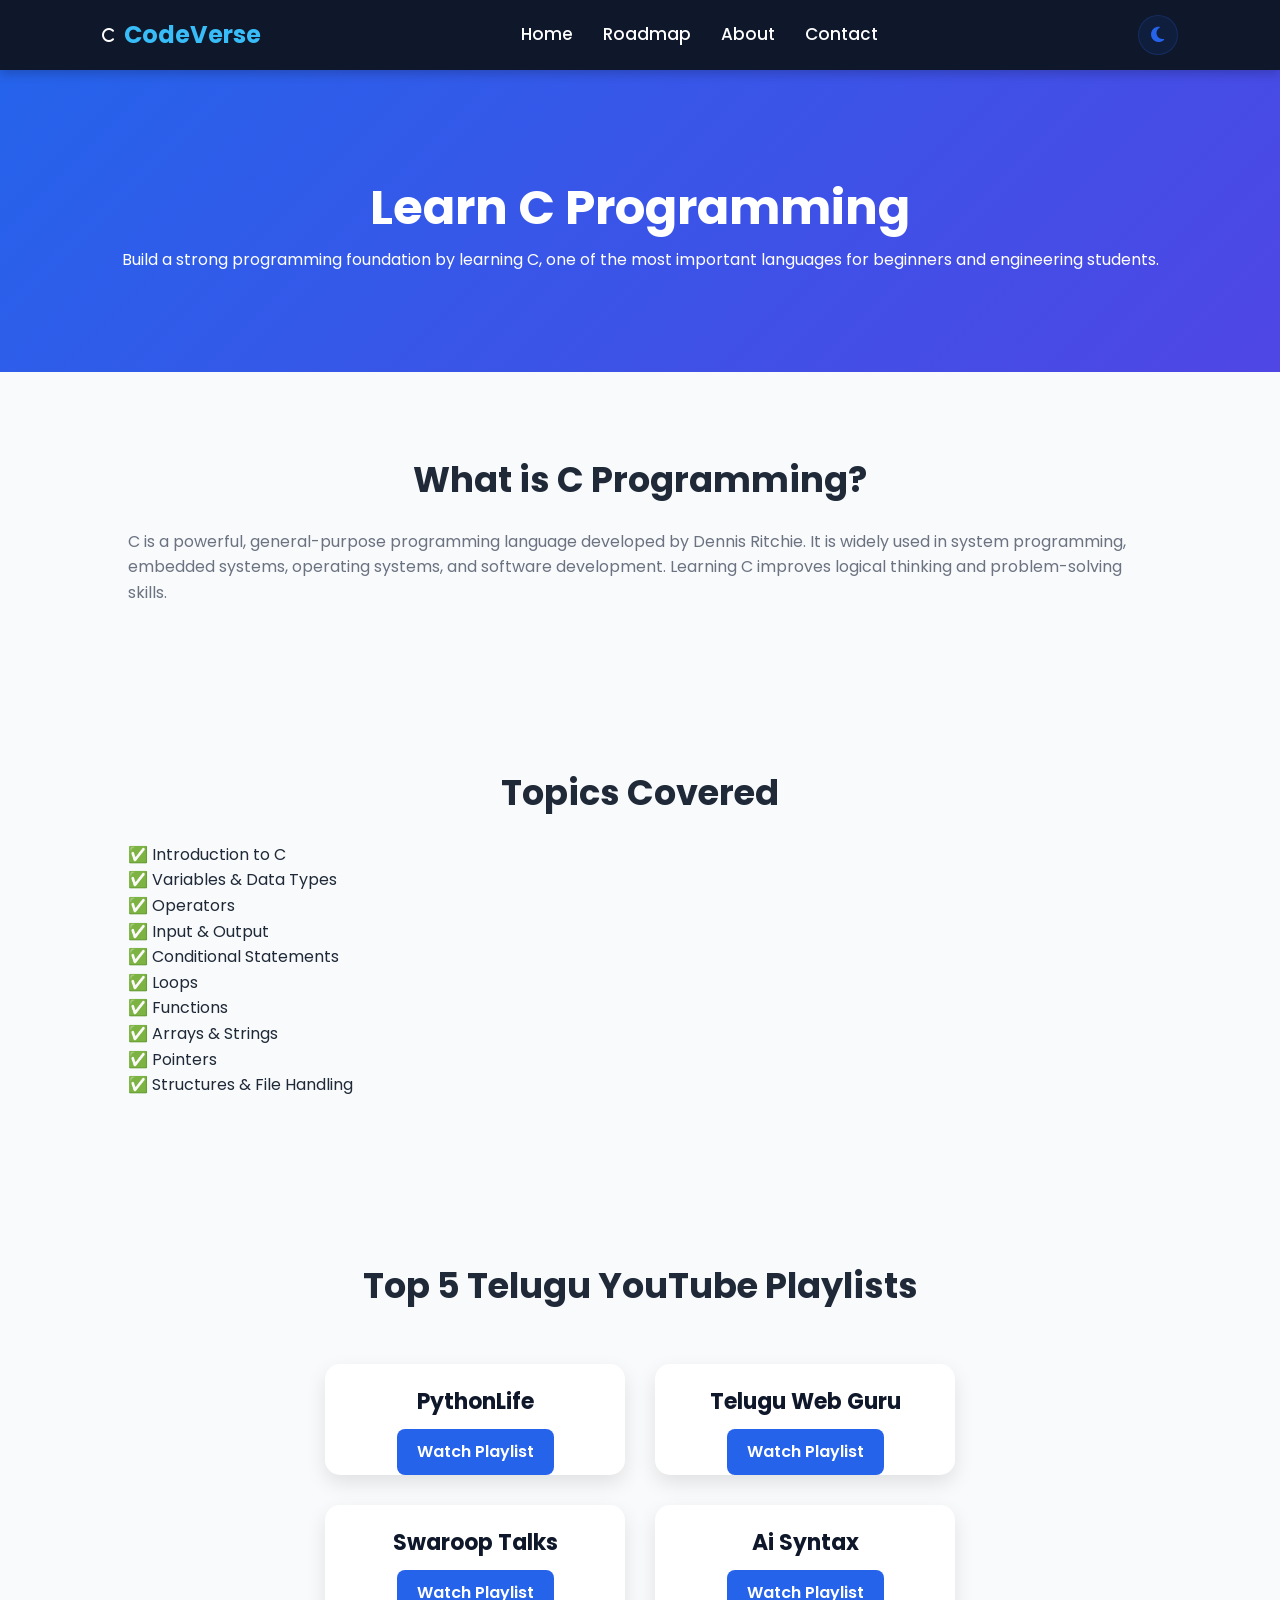
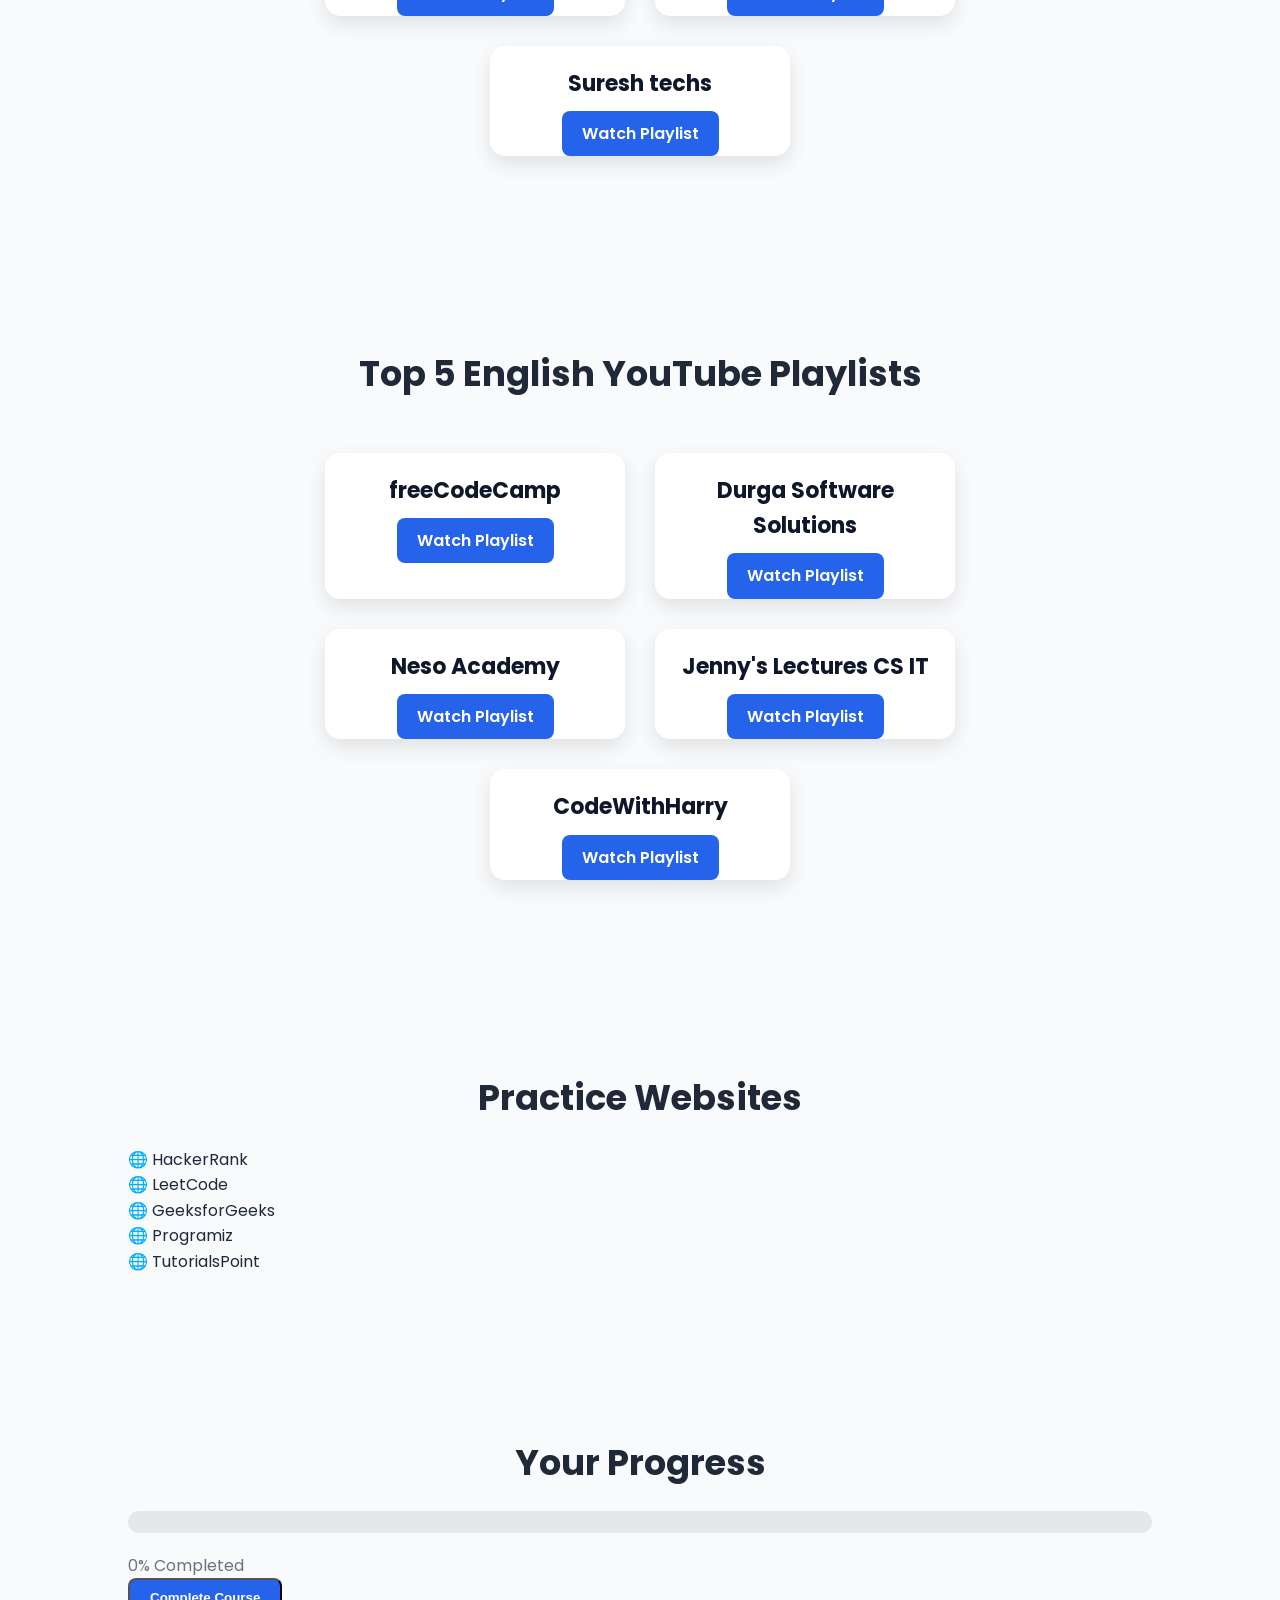
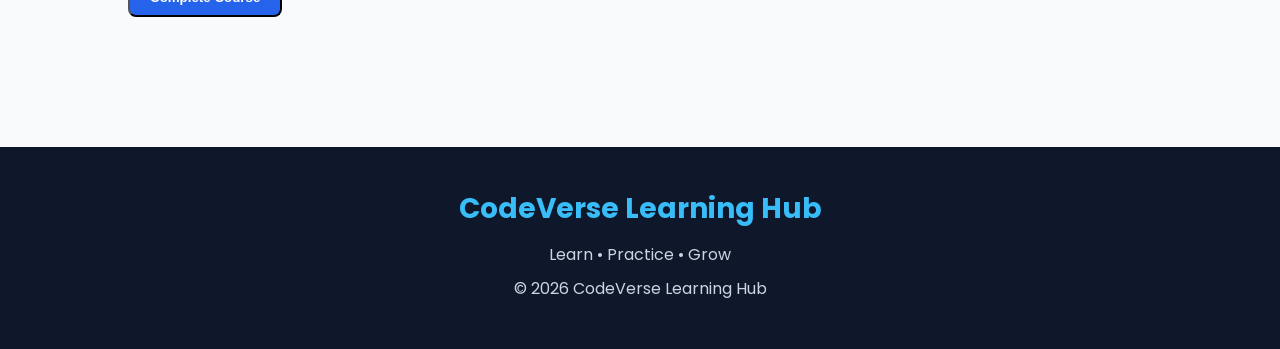
<file: assets/pages/c.html>
<!DOCTYPE html>
<html lang="en">

<head>
    <meta charset="UTF-8">
    <meta name="viewport" content="width=device-width, initial-scale=1.0">
    <title>C Programming | CodeVerse Learning Hub</title>

    <link rel="stylesheet" href="../css/style.css">
    <link rel="stylesheet" href="../css/navbar.css">
    <link rel="stylesheet" href="../css/cards.css">
    <link rel="stylesheet" href="../css/footer.css">
    <link rel="stylesheet" href="../css/themes.css">

    <link href="https://fonts.googleapis.com/css2?family=Poppins:wght@300;400;500;600;700&display=swap"
        rel="stylesheet">

    <link rel="stylesheet"
        href="https://cdnjs.cloudflare.com/ajax/libs/font-awesome/6.6.0/css/all.min.css">
</head>

<body>

    <!-- Navbar -->

    <header>

        <nav class="navbar">

            <div class="logo">
                <i class="fa-solid fa-c"></i>
                <span>CodeVerse</span>
            </div>

            <ul class="nav-links">
                <li><a href="../index.html">Home</a></li>
                <li><a href="../roadmap.html">Roadmap</a></li>
                <li><a href="../about.html">About</a></li>
                <li><a href="../contact.html">Contact</a></li>
            </ul>

            <button id="theme-btn">
                <i class="fa-solid fa-moon"></i>
            </button>

        </nav>

    </header>

    <!-- Banner -->

    <section class="page-banner">

        <h1>Learn C Programming</h1>

        <p>
            Build a strong programming foundation by learning C, one of the most
            important languages for beginners and engineering students.
        </p>

    </section>

    <!-- Introduction -->

    <section>

        <h2>What is C Programming?</h2>

        <p>

            C is a powerful, general-purpose programming language developed by
            Dennis Ritchie. It is widely used in system programming, embedded
            systems, operating systems, and software development. Learning C
            improves logical thinking and problem-solving skills.

        </p>

    </section>

    <!-- Topics Covered -->

    <section>

        <h2>Topics Covered</h2>

        <ul>

            <li>✅ Introduction to C</li>
            <li>✅ Variables & Data Types</li>
            <li>✅ Operators</li>
            <li>✅ Input & Output</li>
            <li>✅ Conditional Statements</li>
            <li>✅ Loops</li>
            <li>✅ Functions</li>
            <li>✅ Arrays & Strings</li>
            <li>✅ Pointers</li>
            <li>✅ Structures & File Handling</li>

        </ul>

    </section>

    <!-- Telugu Playlists -->

    <section>

        <h2>Top 5 Telugu YouTube Playlists</h2>

        <div class="card-container">

            <div class="card">
                <h3>PythonLife</h3>
                <a href="https://www.youtube.com/watch?v=uLfCFa1Vaj0" class="btn" target="_blank">Watch Playlist</a>
            </div>

            <div class="card">
                <h3>Telugu Web Guru</h3>
                <a href="https://www.youtube.com/results?search_query=Telugu+Web+Guru+C" class="btn" target="_blank">Watch Playlist</a>
            </div>

            <div class="card">
                <h3>Swaroop Talks</h3>
                <a href="https://www.youtube.com/watch?v=pdPRdhify1Q" class="btn" target="_blank">Watch Playlist</a>
            </div>

            <div class="card">
                <h3>Ai Syntax</h3>
                <a href="https://www.youtube.com/watch?v=ph6SnUKPPYs&list=PL2jsApLTND7TyIMEBCB-snFwTi2SifBuK" class="btn" target="_blank">Watch Playlist</a>
            </div>

            <div class="card">
                <h3>Suresh techs</h3>
                <a href="https://www.youtube.com/watch?v=-ChDpltWCvQ&list=PLTwyxIFuXAzxO9VHmpcyEZarLxiSyT_34" class="btn" target="_blank">Watch Playlist</a>
            </div>

        </div>

    </section>

    <!-- English Playlists -->

    <section>

        <h2>Top 5 English YouTube Playlists</h2>

        <div class="card-container">

            <div class="card">
                <h3>freeCodeCamp</h3>
                <a href="https://www.youtube.com/results?search_query=freeCodeCamp+C+Programming" class="btn" target="_blank">Watch Playlist</a>
            </div>

            <div class="card">
                <h3>Durga Software Solutions</h3>
                <a href="https://www.youtube.com/watch?v=SqqglqOF1Rk&list=PLd3UqWTnYXOniMKgcS0a_2O35jkRFcLR3" class="btn" target="_blank">Watch Playlist</a>
            </div>

            <div class="card">
                <h3>Neso Academy</h3>
                <a href="https://www.youtube.com/results?search_query=Neso+Academy+C+Programming" class="btn" target="_blank">Watch Playlist</a>
            </div>

            <div class="card">
                <h3>Jenny's Lectures CS IT</h3>
                <a href="https://www.youtube.com/results?search_query=Jenny's+Lectures+CS+IT+C+Programming" class="btn" target="_blank">Watch Playlist</a>
            </div>

            <div class="card">
                <h3>CodeWithHarry</h3>
                <a href="https://www.youtube.com/results?search_query=CodeWithHarry+C+Programming" class="btn" target="_blank">Watch Playlist</a>
            </div>

        </div>

    </section>

    <!-- Practice Websites -->

    <section>

        <h2>Practice Websites</h2>

        <ul>

            <li>🌐 HackerRank</li>
            <li>🌐 LeetCode</li>
            <li>🌐 GeeksforGeeks</li>
            <li>🌐 Programiz</li>
            <li>🌐 TutorialsPoint</li>

        </ul>

    </section>

    <!-- Progress -->

    <section>

        <h2>Your Progress</h2>

        <div class="progress-bar">

            <div
                class="progress-fill"
                data-language="c">

            </div>

        </div>

        <p>0% Completed</p>

        <button
            class="btn complete-btn"
            data-language="c">

            Complete Course

        </button>

    </section>

    <!-- Footer -->

    <footer>

        <div class="footer-content">

            <h2>CodeVerse Learning Hub</h2>

            <p>Learn • Practice • Grow</p>

            <p>© <span id="year"></span> CodeVerse Learning Hub</p>

        </div>

    </footer>

    <script src="../js/app.js"></script>
    <script src="../js/darkmode.js"></script>
    <script src="../js/progress.js"></script>

</body>

</html>
</file>
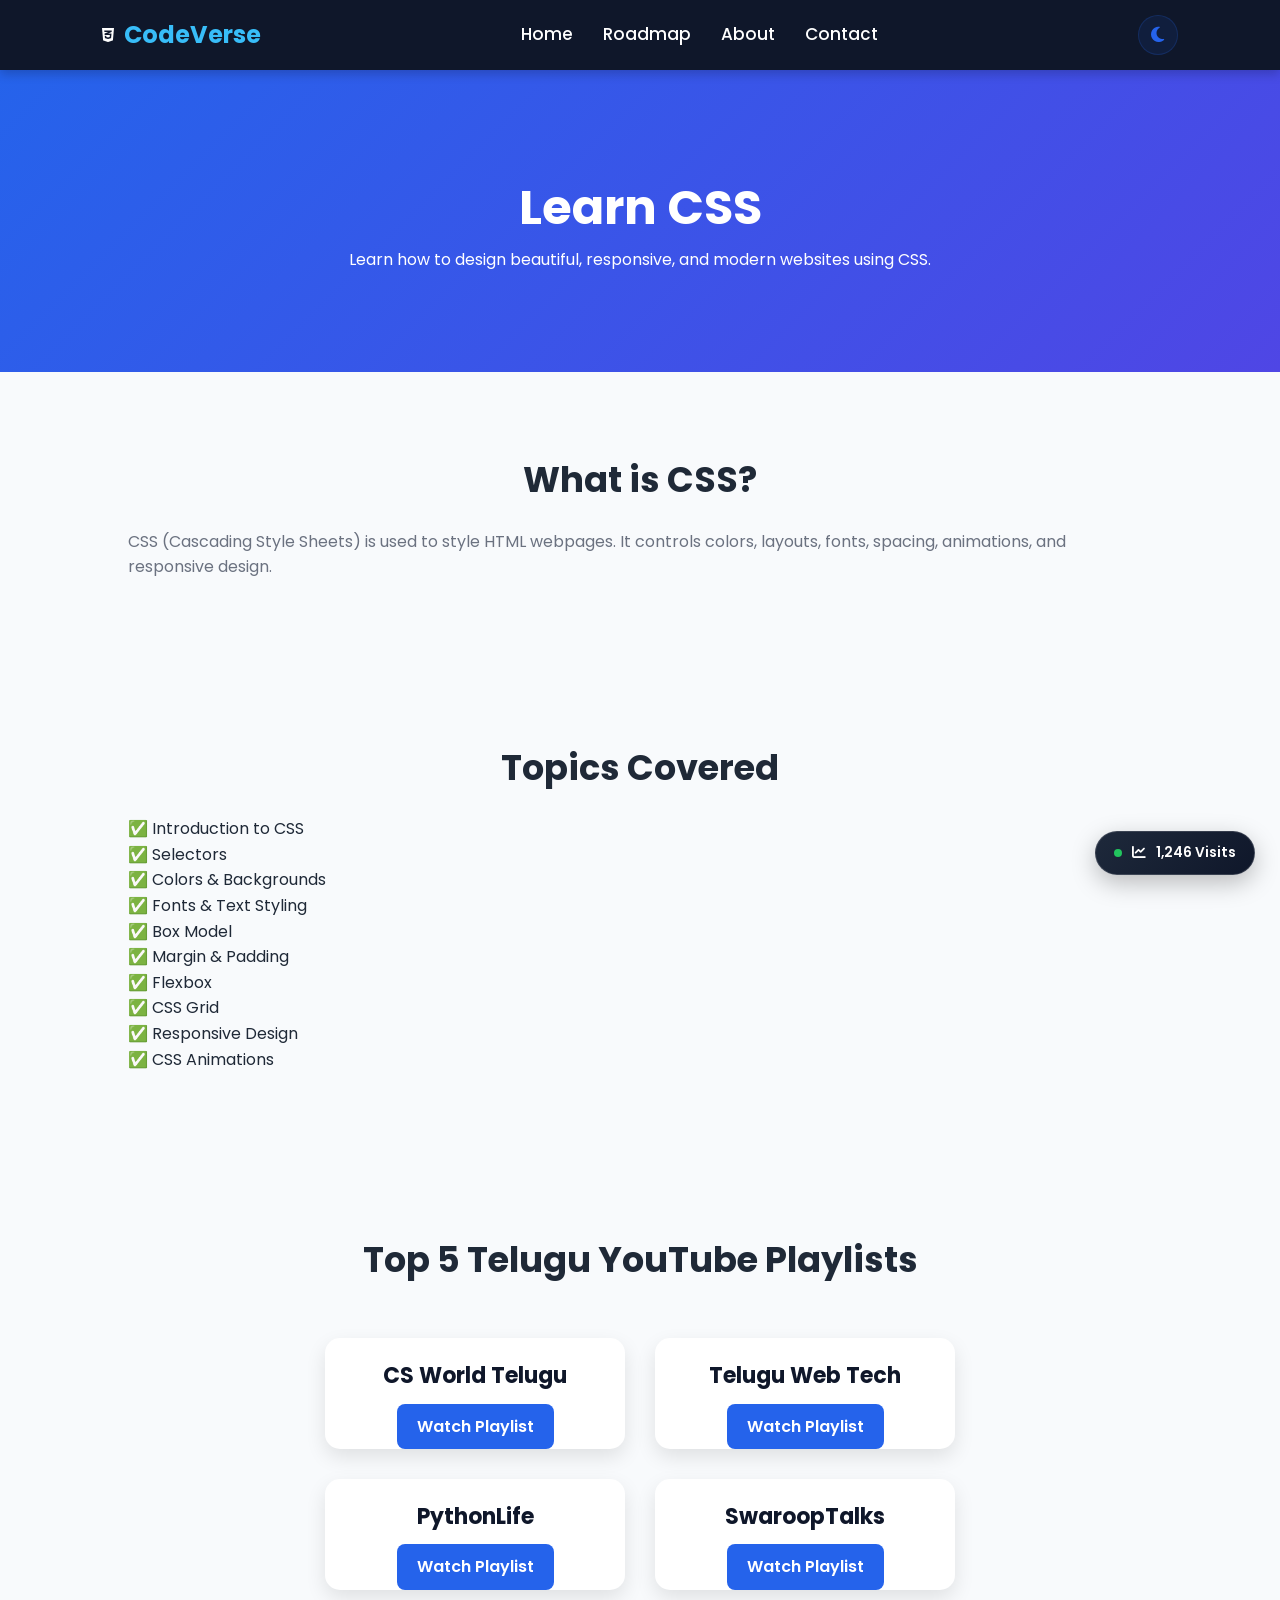
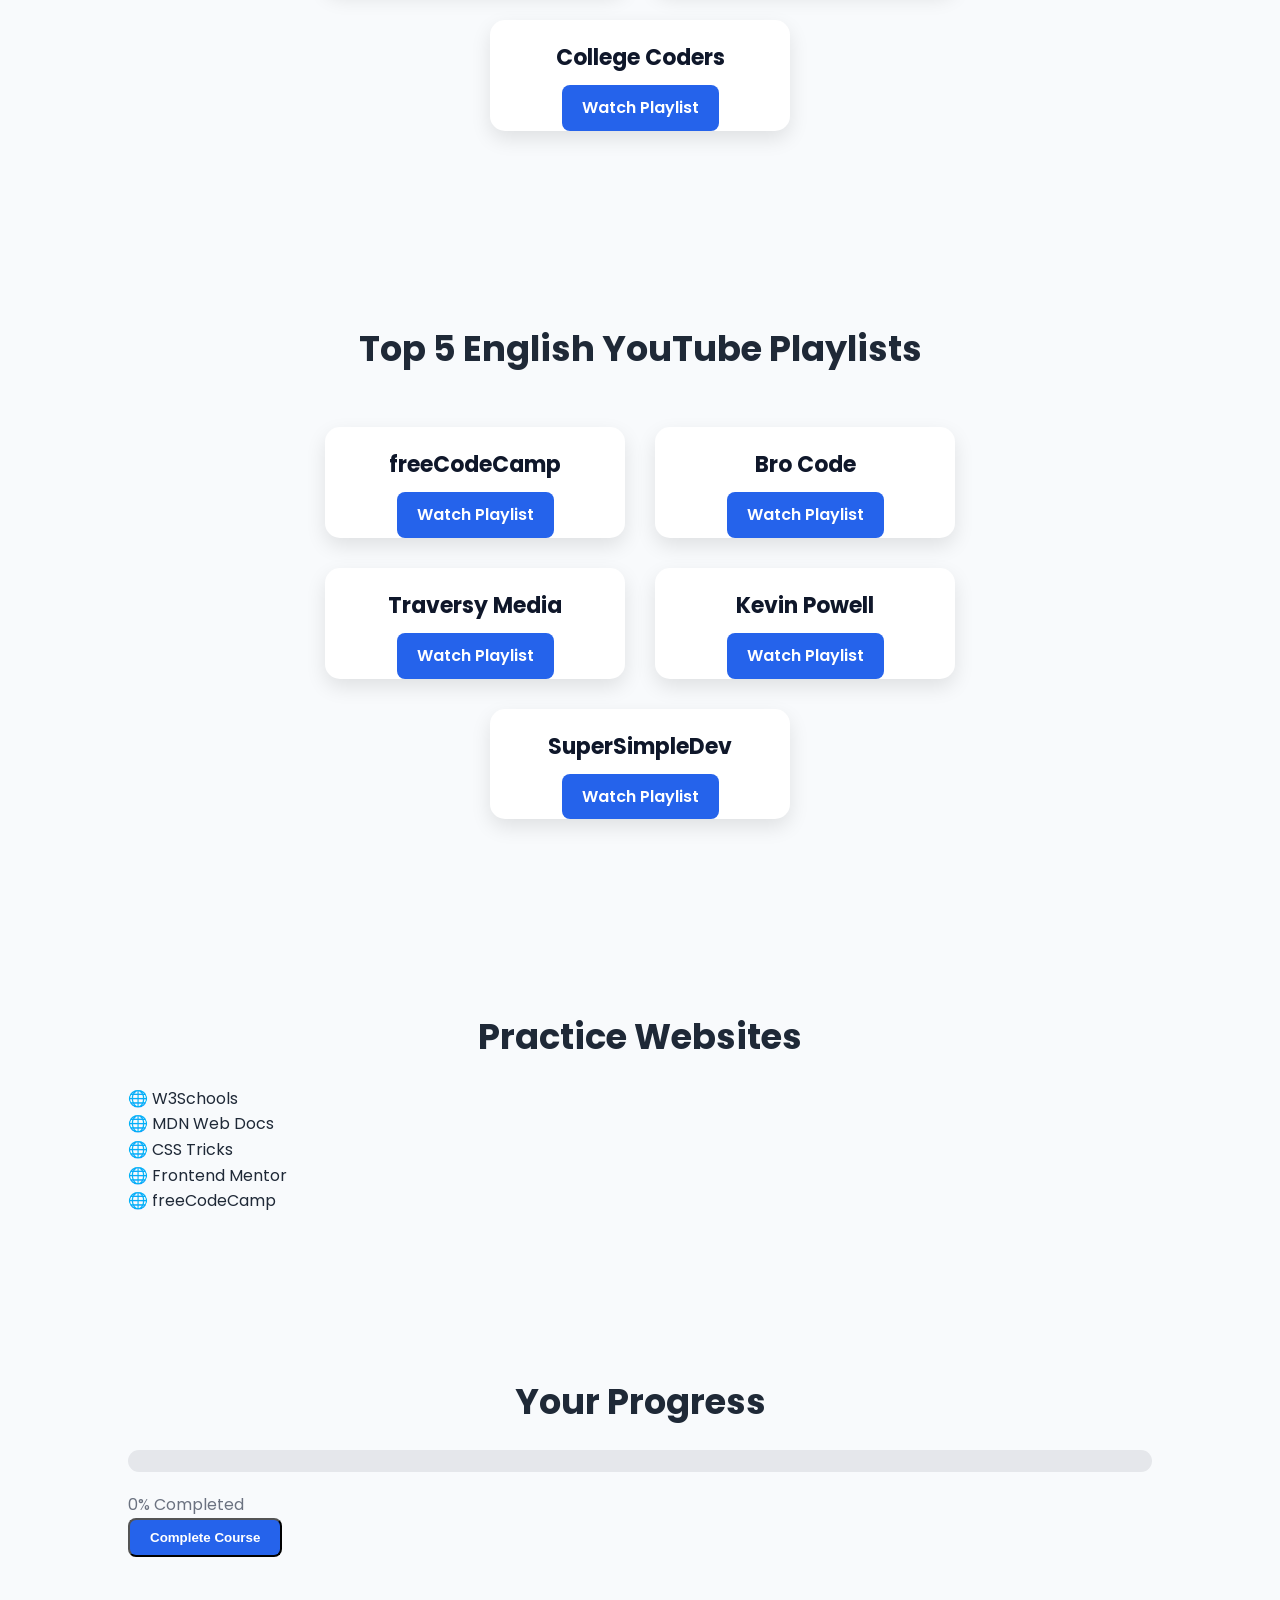
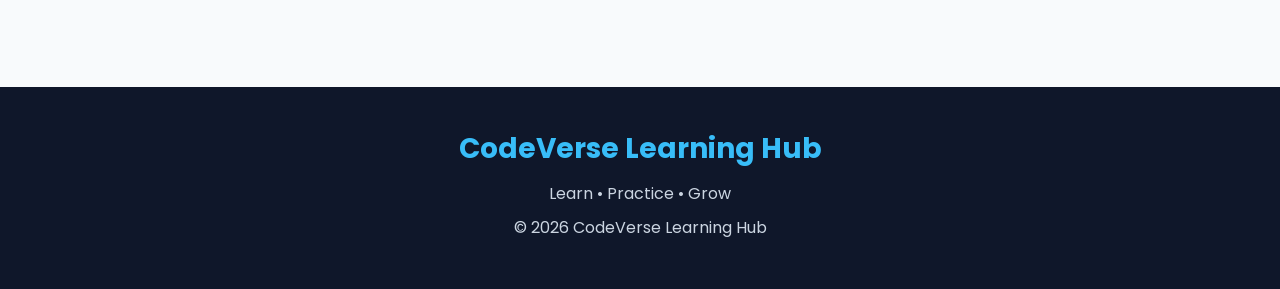
<file: assets/pages/css.html>
<!DOCTYPE html>
<html lang="en">

<head>
    <meta charset="UTF-8">
    <meta name="viewport" content="width=device-width, initial-scale=1.0">
    <title>CSS Learning | CodeVerse Learning Hub</title>

    <link rel="stylesheet" href="../css/style.css">
    <link rel="stylesheet" href="../css/navbar.css">
    <link rel="stylesheet" href="../css/cards.css">
    <link rel="stylesheet" href="../css/footer.css">
    <link rel="stylesheet" href="../css/themes.css">
    <link rel="stylesheet" href="../css/visitor-tracker.css">

    <link href="https://fonts.googleapis.com/css2?family=Poppins:wght@300;400;500;600;700&display=swap"
        rel="stylesheet">

    <link rel="stylesheet"
        href="https://cdnjs.cloudflare.com/ajax/libs/font-awesome/6.6.0/css/all.min.css">
</head>

<body>

    <!-- Navbar -->

    <header>
        <nav class="navbar">

            <div class="logo">
                <i class="fa-brands fa-css3-alt"></i>
                <span>CodeVerse</span>
            </div>

            <ul class="nav-links">
                <li><a href="../index.html">Home</a></li>
                <li><a href="../roadmap.html">Roadmap</a></li>
                <li><a href="../about.html">About</a></li>
                <li><a href="../contact.html">Contact</a></li>
            </ul>

            <button id="theme-btn">
                <i class="fa-solid fa-moon"></i>
            </button>

        </nav>
    </header>

    <!-- Banner -->

    <section class="page-banner">

        <h1>Learn CSS</h1>

        <p>
            Learn how to design beautiful, responsive, and modern websites using CSS.
        </p>

    </section>

    <!-- Introduction -->

    <section>

        <h2>What is CSS?</h2>

        <p>
            CSS (Cascading Style Sheets) is used to style HTML webpages. It controls
            colors, layouts, fonts, spacing, animations, and responsive design.
        </p>

    </section>

    <!-- Topics -->

    <section>

        <h2>Topics Covered</h2>

        <ul>

            <li>✅ Introduction to CSS</li>
            <li>✅ Selectors</li>
            <li>✅ Colors & Backgrounds</li>
            <li>✅ Fonts & Text Styling</li>
            <li>✅ Box Model</li>
            <li>✅ Margin & Padding</li>
            <li>✅ Flexbox</li>
            <li>✅ CSS Grid</li>
            <li>✅ Responsive Design</li>
            <li>✅ CSS Animations</li>

        </ul>

    </section>

    <!-- Telugu Playlists -->

    <section>

        <h2>Top 5 Telugu YouTube Playlists</h2>

        <div class="card-container">

            <div class="card">
                <h3>CS World Telugu</h3>
                <a href="https://www.youtube.com/watch?v=1gKm9R_5lsE&list=PLzdWZT-ZJD09lGBkH4LIUwqsCWI7QPEXQ" class="btn" target="_blank">Watch Playlist</a>
            </div>

            <div class="card">
                <h3>Telugu Web Tech</h3>
                <a href="https://www.youtube.com/watch?v=1gl1h0fsdiU&list=PLZca26lQcxTq46-QQRvTUj6SmIDPeGGsJ" class="btn" target="_blank">Watch Playlist</a>
            </div>

            <div class="card">
                <h3>PythonLife</h3>
                <a href="https://www.youtube.com/watch?v=s_9dVEuMKRM" class="btn" target="_blank">Watch Playlist</a>
            </div>

            <div class="card">
                <h3>SwaroopTalks</h3>
                <a href="https://www.youtube.com/watch?v=Oi9QvyK8zvk" class="btn" target="_blank">Watch Playlist</a>
            </div>

            <div class="card">
                <h3>College Coders</h3>
                <a href="https://www.youtube.com/watch?v=paBHJwhQyOk&list=PLD7HLs2NCdoVVebByYQRw5YrlwH_9fVP7" class="btn" target="_blank">Watch Playlist</a>
            </div>

        </div>

    </section>

    <!-- English Playlists -->

    <section>

        <h2>Top 5 English YouTube Playlists</h2>

        <div class="card-container">

            <div class="card">
                <h3>freeCodeCamp</h3>
                <a href="https://www.youtube.com/results?search_query=freeCodeCamp+CSS" class="btn" target="_blank">Watch Playlist</a>
            </div>

            <div class="card">
                <h3>Bro Code</h3>
                <a href="https://www.youtube.com/watch?v=wRNinF7YQqQ&t=14s" class="btn" target="_blank">Watch Playlist</a>
            </div>

            <div class="card">
                <h3>Traversy Media</h3>
                <a href="https://www.youtube.com/results?search_query=Traversy+Media+CSS" class="btn" target="_blank">Watch Playlist</a>
            </div>

            <div class="card">
                <h3>Kevin Powell</h3>
                <a href="https://www.youtube.com/results?search_query=Kevin+Powell+CSS" class="btn" target="_blank">Watch Playlist</a>
            </div>

            <div class="card">
                <h3>SuperSimpleDev</h3>
                <a href="https://www.youtube.com/results?search_query=SuperSimpleDev+CSS" class="btn" target="_blank">Watch Playlist</a>
            </div>

        </div>

    </section>

    <!-- Practice Websites -->

    <section>

        <h2>Practice Websites</h2>

        <ul>

            <li>🌐 W3Schools</li>
            <li>🌐 MDN Web Docs</li>
            <li>🌐 CSS Tricks</li>
            <li>🌐 Frontend Mentor</li>
            <li>🌐 freeCodeCamp</li>

        </ul>

    </section>

    <!-- Progress -->

    <section>

        <h2>Your Progress</h2>

        <div class="progress-bar">
            <div class="progress-fill" data-language="css"></div>
        </div>

        <p>0% Completed</p>

        <button class="btn complete-btn" data-language="css">
            Complete Course
        </button>

    </section>

    <!-- Footer -->

    <footer>

        <div class="footer-content">

            <h2>CodeVerse Learning Hub</h2>

            <p>Learn • Practice • Grow</p>

            <p>© <span id="year"></span> CodeVerse Learning Hub</p>

        </div>

<!-- ================= FLOATING VISITOR WIDGET ================= -->
<div class="floating-visitor-widget">
    <div class="widget-trigger" id="widget-trigger">
        <span class="live-indicator"></span>
        <i class="fa-solid fa-chart-line"></i>
        <span><span id="widget-visits">1,240</span> Visits</span>
    </div>

    <div class="widget-popover" id="widget-popover">
        <div class="popover-header">
            <h4><i class="fa-solid fa-chart-pie" style="color:var(--primary);"></i> Project Insights</h4>
            <i class="fa-solid fa-xmark popover-close" id="popover-close"></i>
        </div>
        <div class="popover-stat">
            <span>Total Visits:</span>
            <strong id="widget-visits-detail">1,240</strong>
        </div>
        <div class="popover-stat">
            <span>Active Online:</span>
            <strong id="widget-online" style="color:#22c55e;">18</strong>
        </div>
        <div class="popover-stat">
            <span>Members Checked-In:</span>
            <strong id="widget-members">482</strong>
        </div>
        <div class="popover-stat">
            <span>Visits Today:</span>
            <strong id="widget-today">43</strong>
        </div>
    </div>
</div>

    <script src="../js/visitor-tracker.js"></script>
    <script src="../js/app.js"></script>
    <script src="../js/darkmode.js"></script>
    <script src="../js/progress.js"></script>

</body>

</html>
</file>
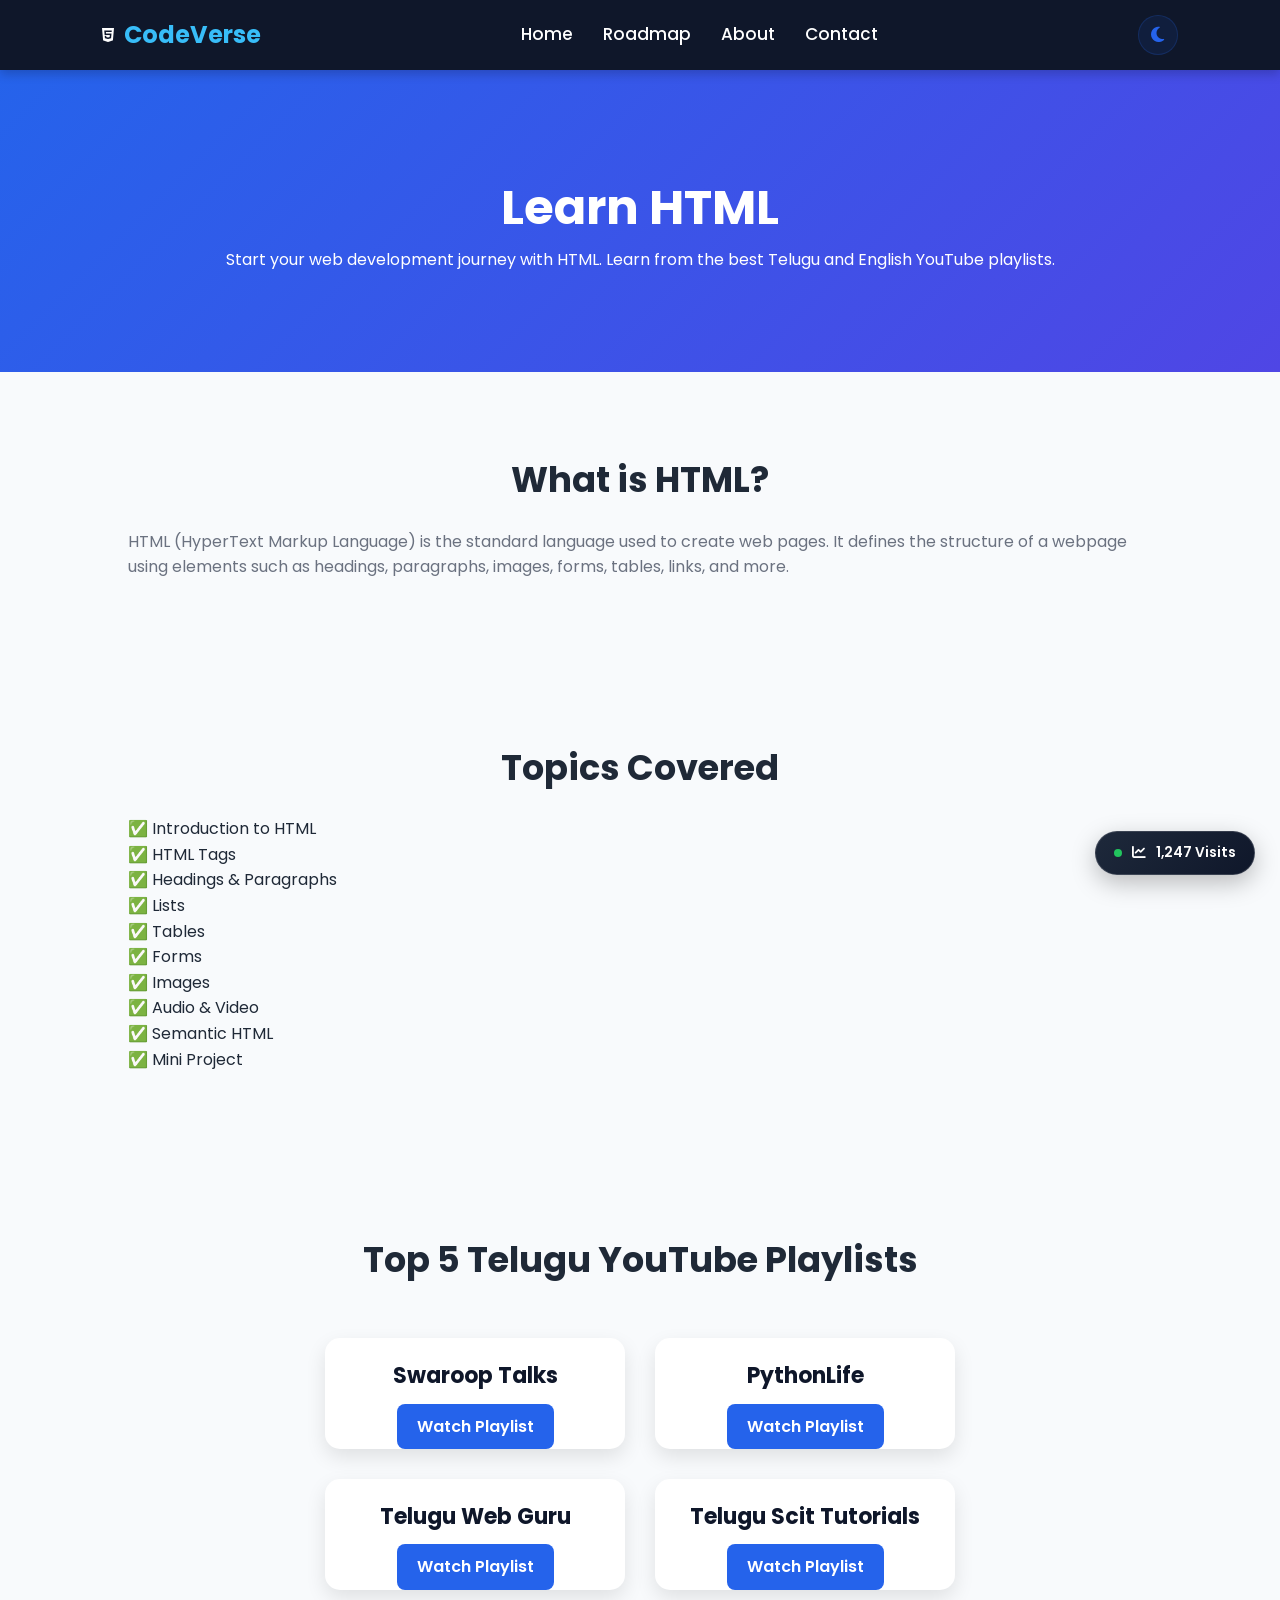
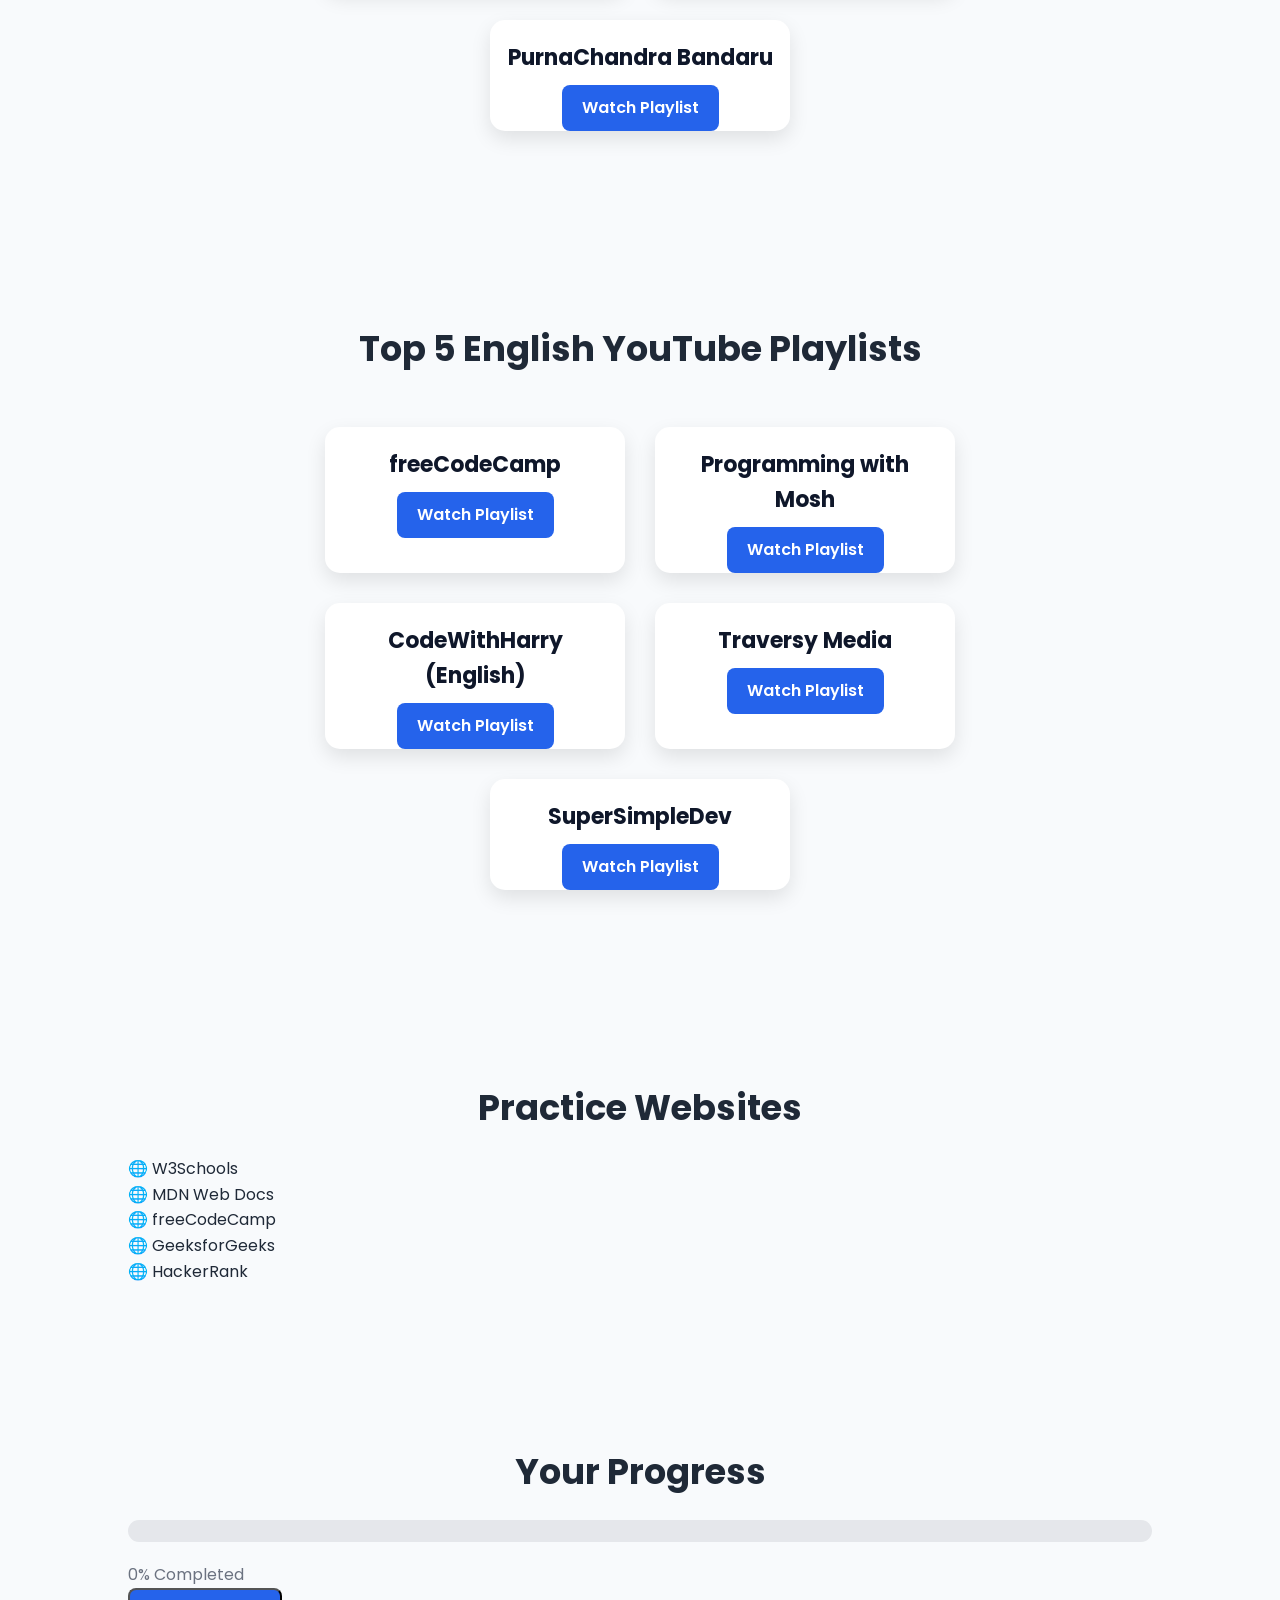
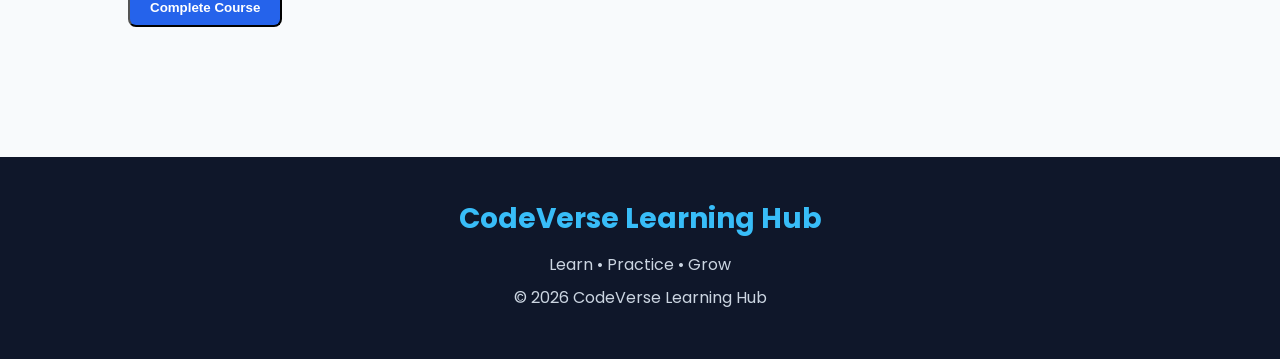
<file: assets/pages/html.html>
<!DOCTYPE html>
<html lang="en">

<head>
    <meta charset="UTF-8">
    <meta name="viewport" content="width=device-width, initial-scale=1.0">
    <title>HTML Learning | CodeVerse Learning Hub</title>
    <link rel="stylesheet" href="../css/style.css">
    <link rel="stylesheet" href="../css/navbar.css">
    <link rel="stylesheet" href="../css/cards.css">
    <link rel="stylesheet" href="../css/footer.css">
    <link rel="stylesheet" href="../css/themes.css">
    <link rel="stylesheet" href="../css/visitor-tracker.css">

    <link href="https://fonts.googleapis.com/css2?family=Poppins:wght@300;400;500;600;700&display=swap"
        rel="stylesheet">

    <link rel="stylesheet"
        href="https://cdnjs.cloudflare.com/ajax/libs/font-awesome/6.6.0/css/all.min.css">
</head>

<body>

    <!-- Navbar -->

    <header>

        <nav class="navbar">

            <div class="logo">
                <i class="fa-brands fa-html5"></i>
                <span>CodeVerse</span>
            </div>

            <ul class="nav-links">
                <li><a href="../index.html">Home</a></li>
                <li><a href="../roadmap.html">Roadmap</a></li>
                <li><a href="../about.html">About</a></li>
                <li><a href="../contact.html">Contact</a></li>
            </ul>

            <button id="theme-btn">
                <i class="fa-solid fa-moon"></i>
            </button>

        </nav>

    </header>

    <!-- Hero -->

    <section class="page-banner">

        <h1>Learn HTML</h1>

        <p>
            Start your web development journey with HTML.
            Learn from the best Telugu and English YouTube playlists.
        </p>

    </section>

    <!-- Introduction -->

    <section>

        <h2>What is HTML?</h2>

        <p>

            HTML (HyperText Markup Language) is the standard language used to
            create web pages. It defines the structure of a webpage using
            elements such as headings, paragraphs, images, forms, tables,
            links, and more.

        </p>

    </section>

    <!-- Topics -->

    <section>

        <h2>Topics Covered</h2>

        <ul>

            <li>✅ Introduction to HTML</li>
            <li>✅ HTML Tags</li>
            <li>✅ Headings & Paragraphs</li>
            <li>✅ Lists</li>
            <li>✅ Tables</li>
            <li>✅ Forms</li>
            <li>✅ Images</li>
            <li>✅ Audio & Video</li>
            <li>✅ Semantic HTML</li>
            <li>✅ Mini Project</li>

        </ul>

    </section>

    <!-- Telugu Playlists -->

    <section>

        <h2>Top 5 Telugu YouTube Playlists</h2>

        <div class="card-container">

            <div class="card">
                <h3>Swaroop Talks</h3>
                <a href="https://www.youtube.com/watch?v=lGKGDxwvrEQ&t=2s" class="btn" target="_blank">Watch Playlist</a>
            </div>

            <div class="card">
                <h3>PythonLife</h3>
                <a href="https://www.youtube.com/watch?v=7jaQv6xfQjY" class="btn" target="_blank">Watch Playlist</a>
            </div>

            <div class="card">
                <h3>Telugu Web Guru</h3>
                <a href="https://www.youtube.com/watch?v=ql93sjl_WWY&list=PLh6Yk2rpZu2J2Mcp2fBhslwhPWe7WjEET" class="btn" target="_blank">Watch Playlist</a>
            </div>

            <div class="card">
                <h3>Telugu Scit Tutorials</h3>
                <a href="https://www.youtube.com/watch?v=fvFWC-AjIPE&list=PL3KKfF5A0sSIJX8H1pNyfwQuUoNGCzDBT" class="btn" target="_blank">Watch Playlist</a>
            </div>

            <div class="card">
                <h3>PurnaChandra Bandaru</h3>
                <a href="https://www.youtube.com/watch?v=_fvNAh_Tn7A" class="btn" target="_blank">Watch Playlist</a>
            </div>

        </div>

    </section>

    <!-- English Playlists -->

    <section>

        <h2>Top 5 English YouTube Playlists</h2>

        <div class="card-container">

            <div class="card">
                <h3>freeCodeCamp</h3>
                <a href="https://www.youtube.com/results?search_query=freeCodeCamp+HTML+Course" class="btn" target="_blank">Watch Playlist</a>
            </div>

            <div class="card">
                <h3>Programming with Mosh</h3>
                <a href="https://www.youtube.com/results?search_query=Programming+with+Mosh+HTML" class="btn" target="_blank">Watch Playlist</a>
            </div>

            <div class="card">
                <h3>CodeWithHarry (English)</h3>
                <a href="https://www.youtube.com/results?search_query=CodeWithHarry+HTML" class="btn" target="_blank">Watch Playlist</a>
            </div>

            <div class="card">
                <h3>Traversy Media</h3>
                <a href="https://www.youtube.com/results?search_query=Traversy+Media+HTML" class="btn" target="_blank">Watch Playlist</a>
            </div>

            <div class="card">
                <h3>SuperSimpleDev</h3>
                <a href="https://www.youtube.com/results?search_query=SuperSimpleDev+HTML" class="btn" target="_blank">Watch Playlist</a>
            </div>

        </div>

    </section>

    <!-- Practice -->

    <section>

        <h2>Practice Websites</h2>

        <ul>

            <li>🌐 W3Schools</li>
            <li>🌐 MDN Web Docs</li>
            <li>🌐 freeCodeCamp</li>
            <li>🌐 GeeksforGeeks</li>
            <li>🌐 HackerRank</li>

        </ul>

    </section>

    <!-- Progress -->

    <section>

        <h2>Your Progress</h2>

        <div class="progress-bar">

            <div
                class="progress-fill"
                data-language="html">

            </div>

        </div>

        <p>0% Completed</p>

        <button
            class="btn complete-btn"
            data-language="html">

            Complete Course

        </button>

    </section>

    <!-- Footer -->

    <footer>

        <div class="footer-content">

            <h2>CodeVerse Learning Hub</h2>

            <p>Learn • Practice • Grow</p>

            <p>© <span id="year"></span> CodeVerse Learning Hub</p>

        </div>

<!-- ================= FLOATING VISITOR WIDGET ================= -->
<div class="floating-visitor-widget">
    <div class="widget-trigger" id="widget-trigger">
        <span class="live-indicator"></span>
        <i class="fa-solid fa-chart-line"></i>
        <span><span id="widget-visits">1,240</span> Visits</span>
    </div>

    <div class="widget-popover" id="widget-popover">
        <div class="popover-header">
            <h4><i class="fa-solid fa-chart-pie" style="color:var(--primary);"></i> Project Insights</h4>
            <i class="fa-solid fa-xmark popover-close" id="popover-close"></i>
        </div>
        <div class="popover-stat">
            <span>Total Visits:</span>
            <strong id="widget-visits-detail">1,240</strong>
        </div>
        <div class="popover-stat">
            <span>Active Online:</span>
            <strong id="widget-online" style="color:#22c55e;">18</strong>
        </div>
        <div class="popover-stat">
            <span>Members Checked-In:</span>
            <strong id="widget-members">482</strong>
        </div>
        <div class="popover-stat">
            <span>Visits Today:</span>
            <strong id="widget-today">43</strong>
        </div>
    </div>
</div>

    <script src="../js/visitor-tracker.js"></script>
    <script src="../js/app.js"></script>
    <script src="../js/darkmode.js"></script>
    <script src="../js/progress.js"></script>

</body>

</html>
</file>
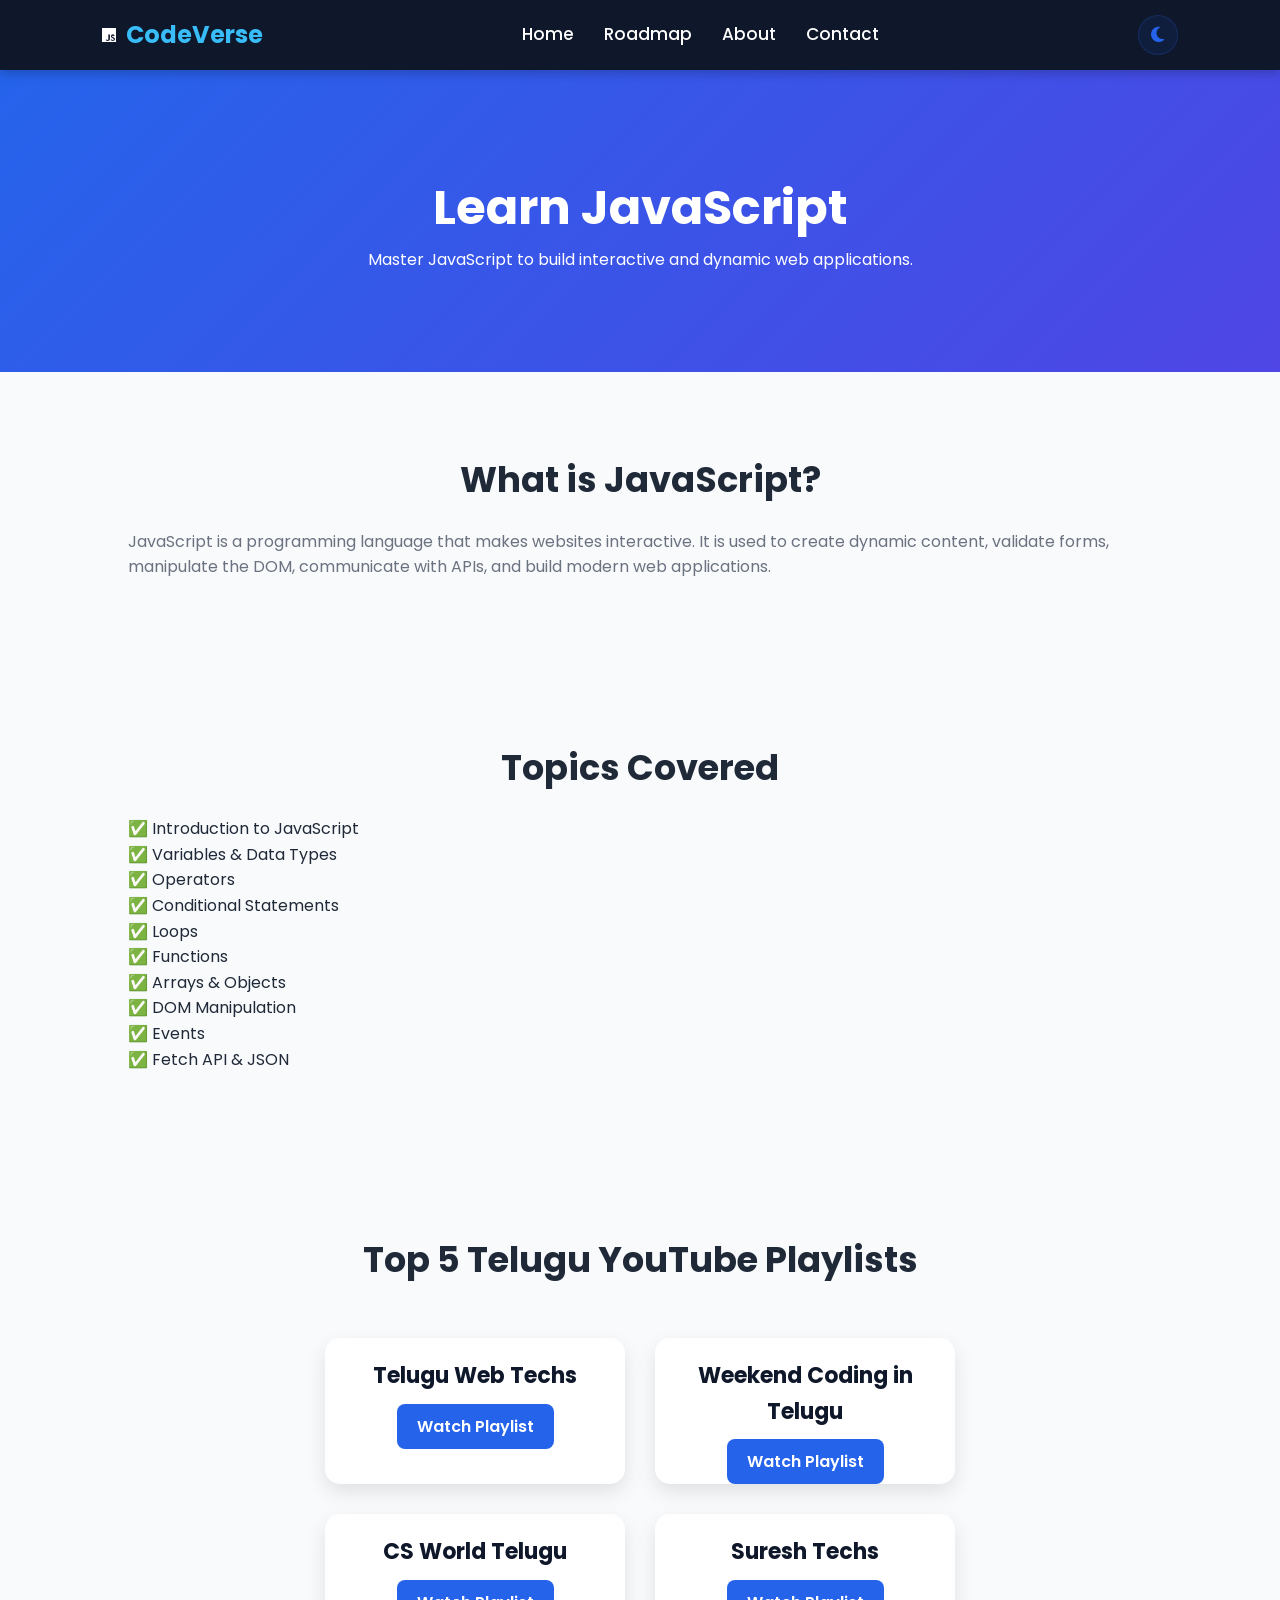
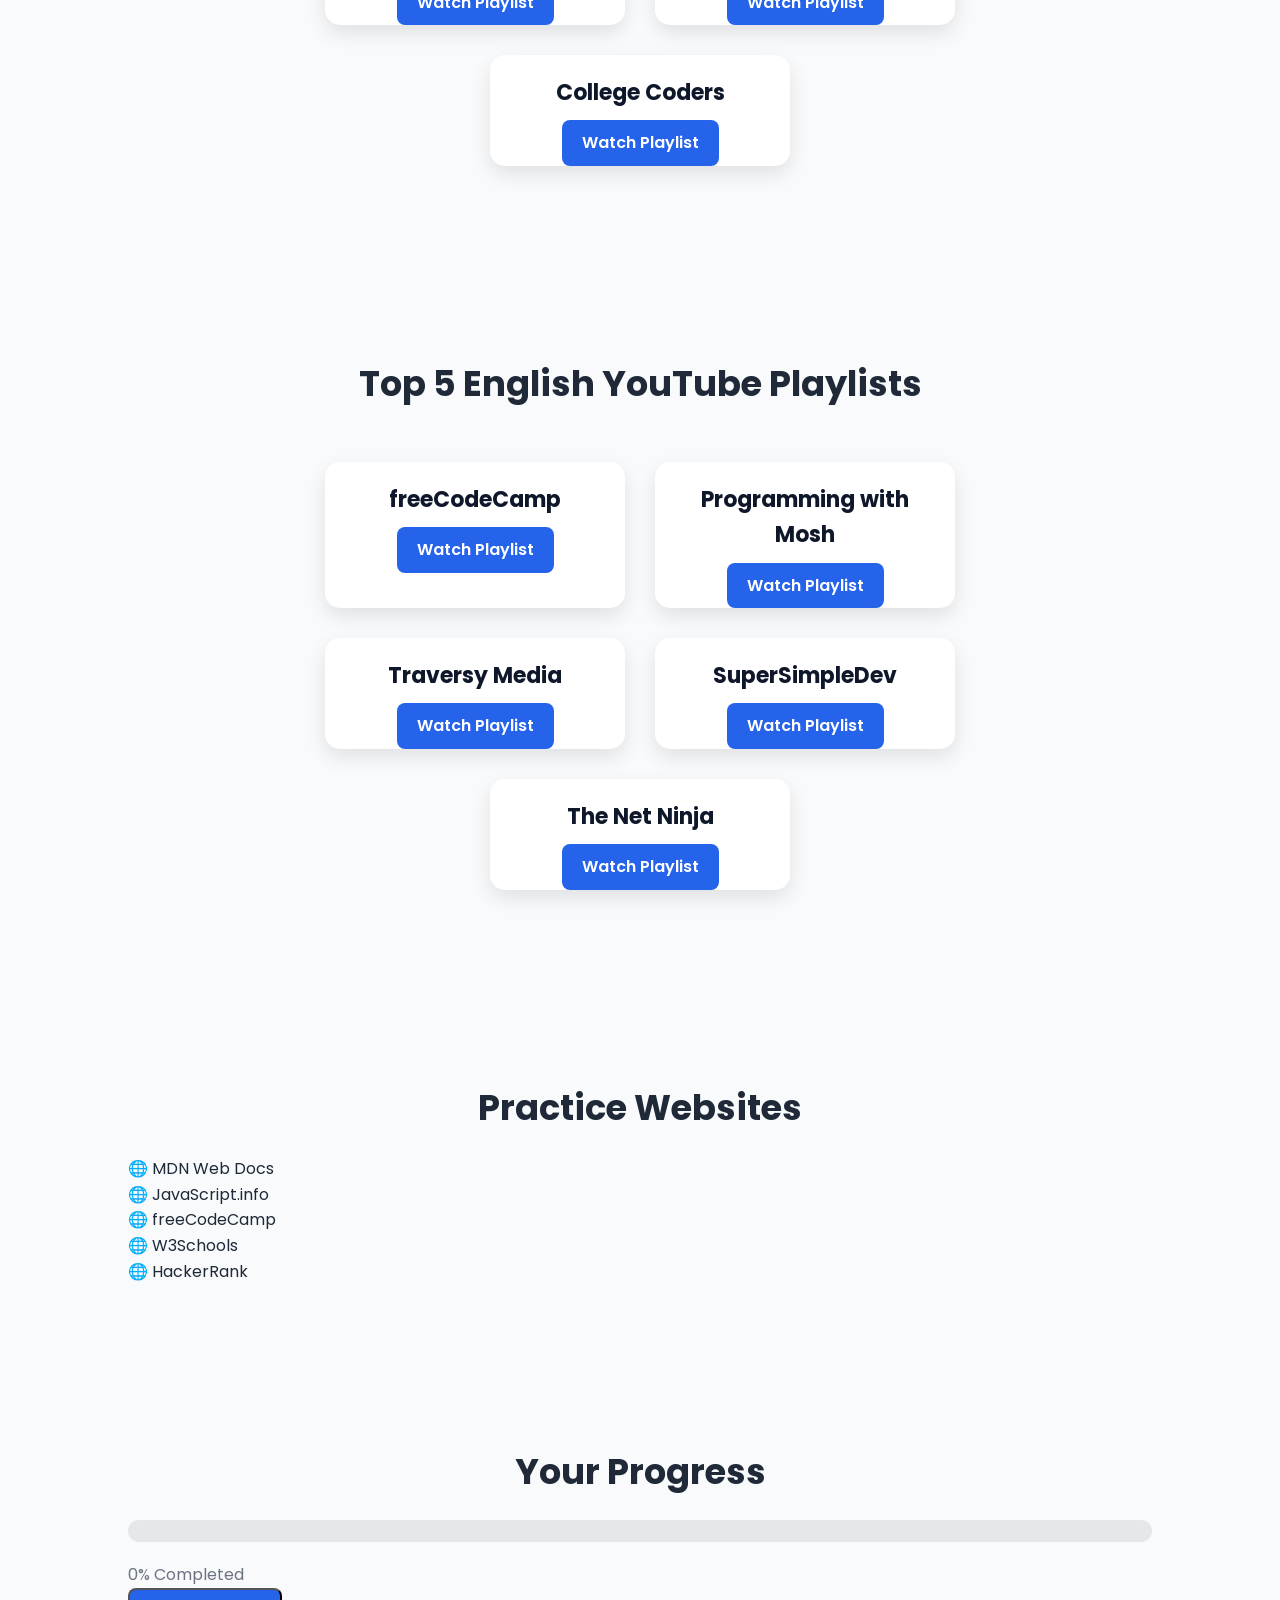
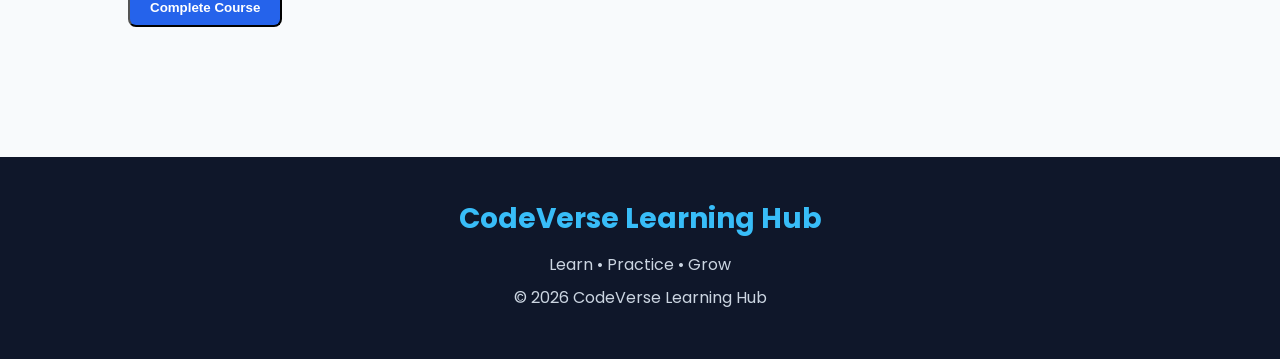
<file: assets/pages/javascript.html>
<!DOCTYPE html>
<html lang="en">

<head>
    <meta charset="UTF-8">
    <meta name="viewport" content="width=device-width, initial-scale=1.0">
    <title>JavaScript Learning | CodeVerse Learning Hub</title>

    <link rel="stylesheet" href="../css/style.css">
    <link rel="stylesheet" href="../css/navbar.css">
    <link rel="stylesheet" href="../css/cards.css">
    <link rel="stylesheet" href="../css/footer.css">
    <link rel="stylesheet" href="../css/themes.css">

    <link href="https://fonts.googleapis.com/css2?family=Poppins:wght@300;400;500;600;700&display=swap"
        rel="stylesheet">

    <link rel="stylesheet"
        href="https://cdnjs.cloudflare.com/ajax/libs/font-awesome/6.6.0/css/all.min.css">
</head>

<body>

    <!-- Navbar -->

    <header>

        <nav class="navbar">

            <div class="logo">
                <i class="fa-brands fa-js"></i>
                <span>CodeVerse</span>
            </div>

            <ul class="nav-links">
                <li><a href="../index.html">Home</a></li>
                <li><a href="../roadmap.html">Roadmap</a></li>
                <li><a href="../about.html">About</a></li>
                <li><a href="../contact.html">Contact</a></li>
            </ul>

            <button id="theme-btn">
                <i class="fa-solid fa-moon"></i>
            </button>

        </nav>

    </header>

    <!-- Banner -->

    <section class="page-banner">

        <h1>Learn JavaScript</h1>

        <p>
            Master JavaScript to build interactive and dynamic web applications.
        </p>

    </section>

    <!-- Introduction -->

    <section>

        <h2>What is JavaScript?</h2>

        <p>

            JavaScript is a programming language that makes websites interactive.
            It is used to create dynamic content, validate forms, manipulate the DOM,
            communicate with APIs, and build modern web applications.

        </p>

    </section>

    <!-- Topics -->

    <section>

        <h2>Topics Covered</h2>

        <ul>

            <li>✅ Introduction to JavaScript</li>
            <li>✅ Variables & Data Types</li>
            <li>✅ Operators</li>
            <li>✅ Conditional Statements</li>
            <li>✅ Loops</li>
            <li>✅ Functions</li>
            <li>✅ Arrays & Objects</li>
            <li>✅ DOM Manipulation</li>
            <li>✅ Events</li>
            <li>✅ Fetch API & JSON</li>

        </ul>

    </section>

    <!-- Telugu Playlists -->

    <section>

        <h2>Top 5 Telugu YouTube Playlists</h2>

        <div class="card-container">

            <div class="card">
                <h3>Telugu Web Techs</h3>
                <a href="https://www.youtube.com/watch?v=U4rOQdCL9Cg&list=PLZca26lQcxTplSgALWexhmuE6L1d3oDm5" class="btn" target="_blank">Watch Playlist</a>
            </div>

            <div class="card">
                <h3>Weekend Coding in Telugu</h3>
                <a href="https://www.youtube.com/watch?v=xNATKl-m_0E&list=PLY2rm4N1UseCZrRYJBmBgTCKmAPoKEux9" class="btn" target="_blank">Watch Playlist</a>
            </div>

            <div class="card">
                <h3>CS World Telugu</h3>
                <a href="https://www.youtube.com/watch?v=R4MMtTLUZp4&list=PLzdWZT-ZJD0_IqetEOq2FxjQucklQi9KG" class="btn" target="_blank">Watch Playlist</a>
            </div>

            <div class="card">
                <h3>Suresh Techs</h3>
                <a href="https://www.youtube.com/watch?v=Mm6TvOAPHMU&list=PLTwyxIFuXAzzD3_lZvrztGoMqtvPfIssU&index=1&t=7s" class="btn" target="_blank">Watch Playlist</a>
            </div>

            <div class="card">
                <h3>College Coders</h3>
                <a href="https://www.youtube.com/watch?v=U2mUckXf8Cg&list=PLD7HLs2NCdoU7aqlOpVrkBOU8EEzkMEnE" class="btn" target="_blank">Watch Playlist</a>
            </div>

        </div>

    </section>

    <!-- English Playlists -->

    <section>

        <h2>Top 5 English YouTube Playlists</h2>

        <div class="card-container">

            <div class="card">
                <h3>freeCodeCamp</h3>
                <a href="https://www.youtube.com/results?search_query=freeCodeCamp+JavaScript" class="btn" target="_blank">Watch Playlist</a>
            </div>

            <div class="card">
                <h3>Programming with Mosh</h3>
                <a href="https://www.youtube.com/results?search_query=Programming+with+Mosh+JavaScript" class="btn" target="_blank">Watch Playlist</a>
            </div>

            <div class="card">
                <h3>Traversy Media</h3>
                <a href="https://www.youtube.com/results?search_query=Traversy+Media+JavaScript" class="btn" target="_blank">Watch Playlist</a>
            </div>

            <div class="card">
                <h3>SuperSimpleDev</h3>
                <a href="https://www.youtube.com/results?search_query=SuperSimpleDev+JavaScript" class="btn" target="_blank">Watch Playlist</a>
            </div>

            <div class="card">
                <h3>The Net Ninja</h3>
                <a href="https://www.youtube.com/results?search_query=The+Net+Ninja+JavaScript" class="btn" target="_blank">Watch Playlist</a>
            </div>

        </div>

    </section>

    <!-- Practice -->

    <section>

        <h2>Practice Websites</h2>

        <ul>

            <li>🌐 MDN Web Docs</li>
            <li>🌐 JavaScript.info</li>
            <li>🌐 freeCodeCamp</li>
            <li>🌐 W3Schools</li>
            <li>🌐 HackerRank</li>

        </ul>

    </section>

    <!-- Progress -->

    <section>

        <h2>Your Progress</h2>

        <div class="progress-bar">

            <div
                class="progress-fill"
                data-language="javascript">

            </div>

        </div>

        <p>0% Completed</p>

        <button
            class="btn complete-btn"
            data-language="javascript">

            Complete Course

        </button>

    </section>

    <!-- Footer -->

    <footer>

        <div class="footer-content">

            <h2>CodeVerse Learning Hub</h2>

            <p>Learn • Practice • Grow</p>

            <p>© <span id="year"></span> CodeVerse Learning Hub</p>

        </div>

    </footer>

    <script src="../js/app.js"></script>
    <script src="../js/darkmode.js"></script>
    <script src="../js/progress.js"></script>

</body>

</html>
</file>
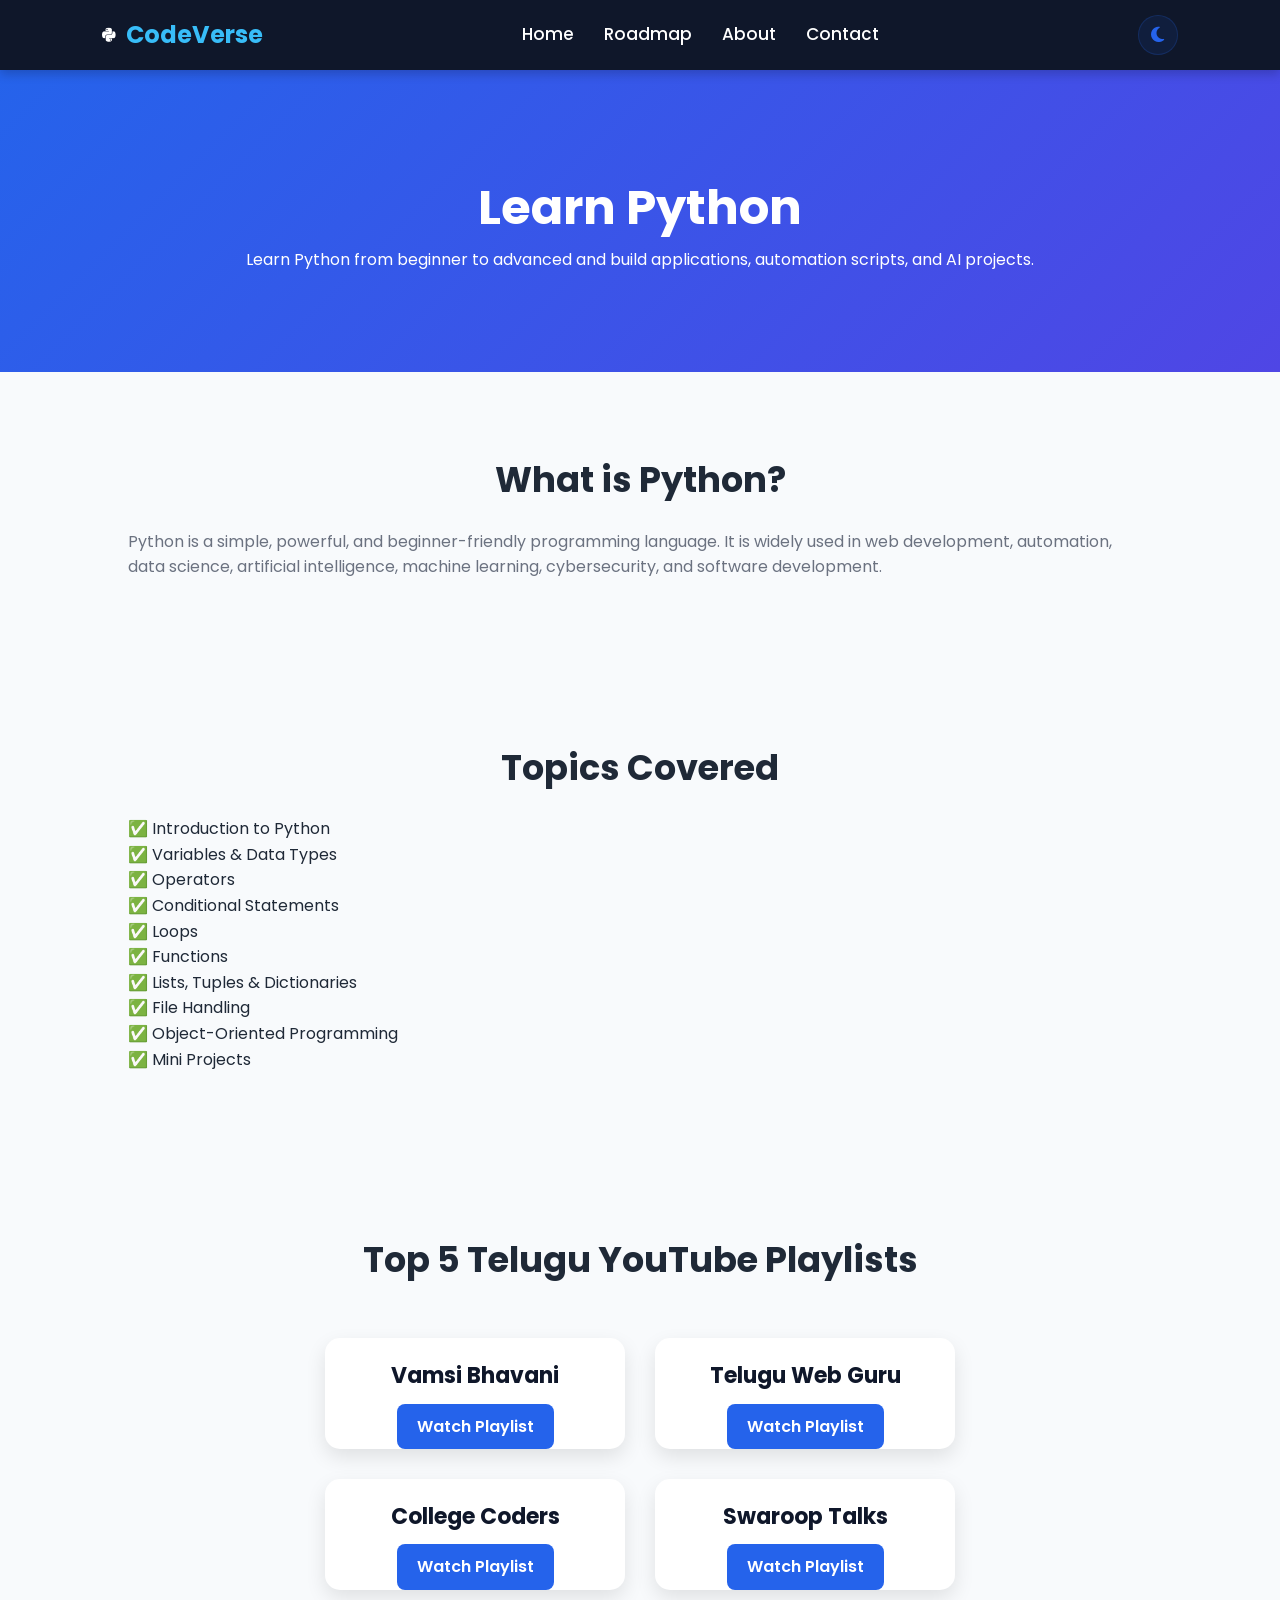
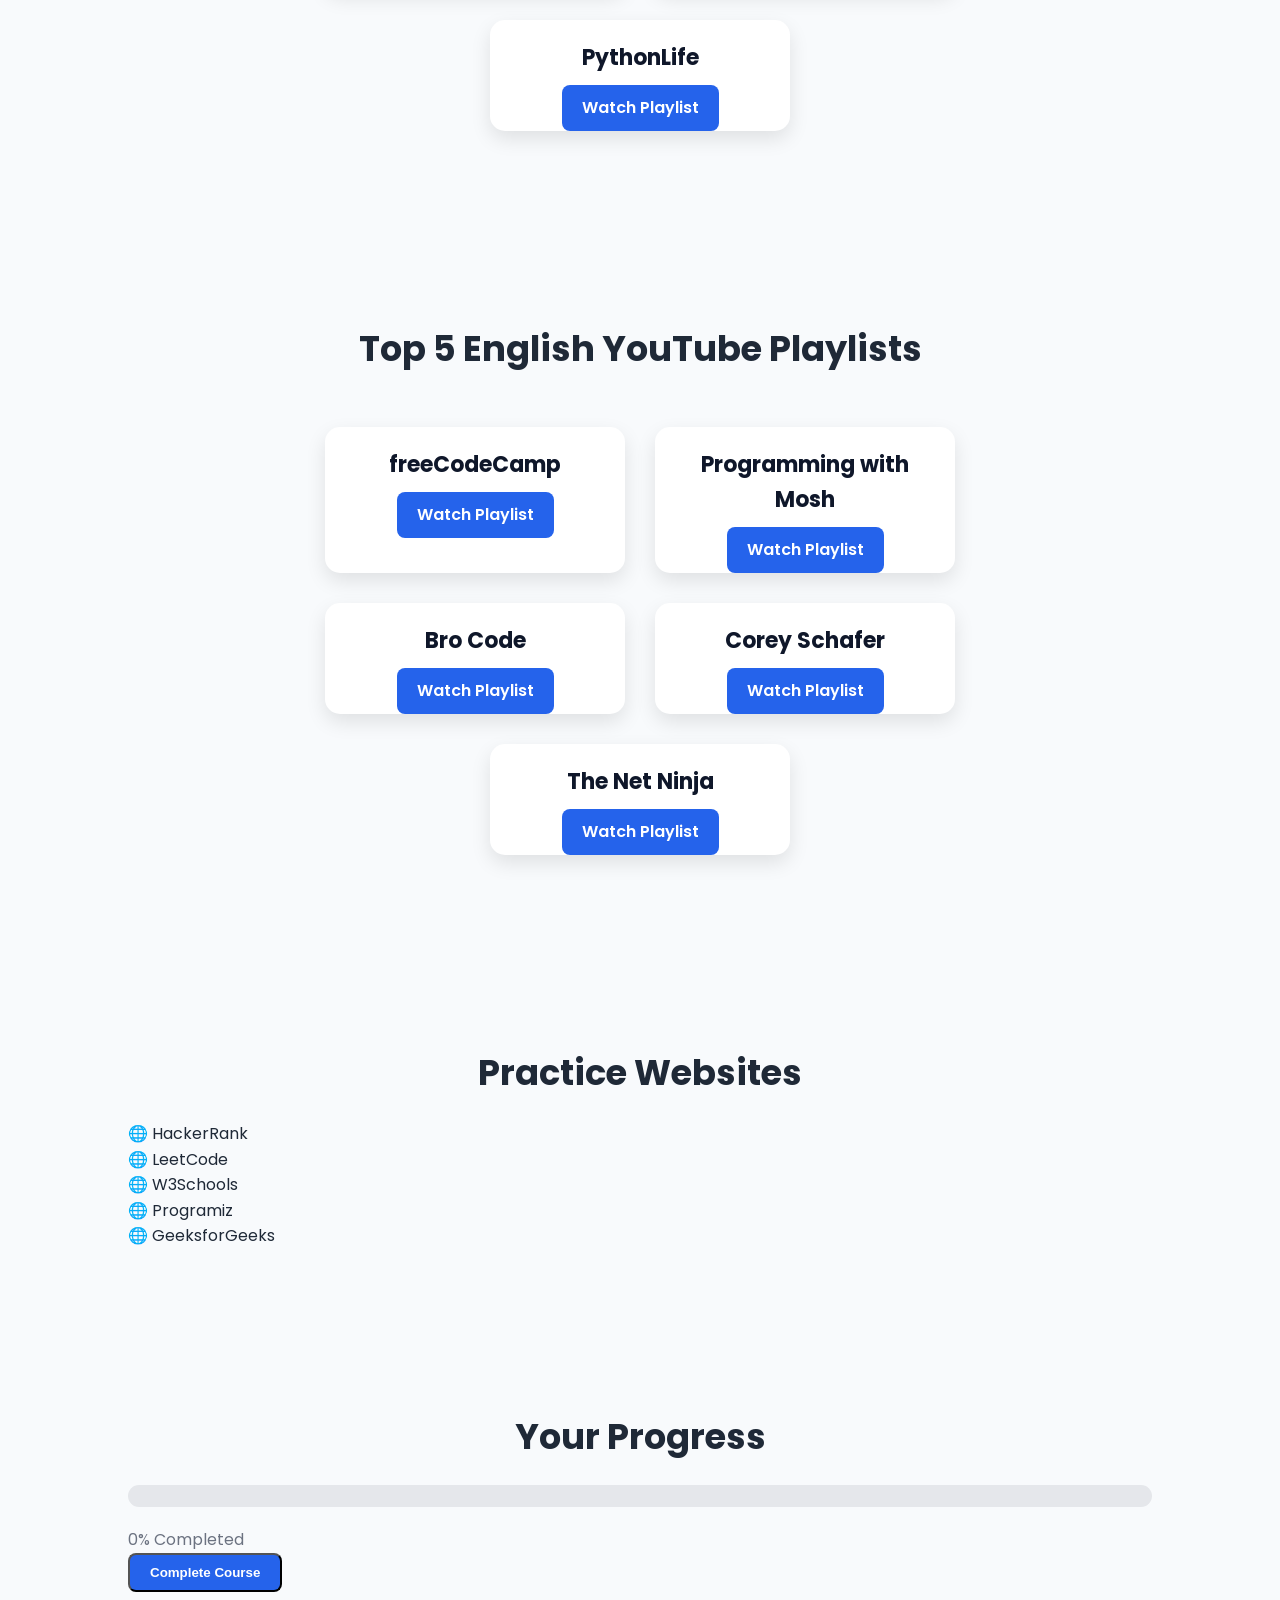
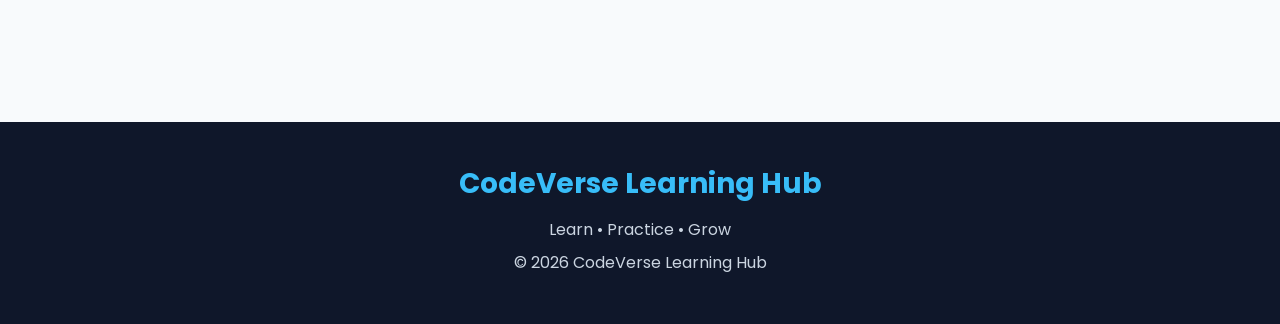
<file: assets/pages/python.html>
<!DOCTYPE html>
<html lang="en">

<head>
    <meta charset="UTF-8">
    <meta name="viewport" content="width=device-width, initial-scale=1.0">
    <title>Python Learning | CodeVerse Learning Hub</title>

    <link rel="stylesheet" href="../css/style.css">
    <link rel="stylesheet" href="../css/navbar.css">
    <link rel="stylesheet" href="../css/cards.css">
    <link rel="stylesheet" href="../css/footer.css">
    <link rel="stylesheet" href="../css/themes.css">

    <link href="https://fonts.googleapis.com/css2?family=Poppins:wght@300;400;500;600;700&display=swap"
        rel="stylesheet">

    <link rel="stylesheet"
        href="https://cdnjs.cloudflare.com/ajax/libs/font-awesome/6.6.0/css/all.min.css">
</head>

<body>

    <!-- Navbar -->

    <header>

        <nav class="navbar">

            <div class="logo">
                <i class="fa-brands fa-python"></i>
                <span>CodeVerse</span>
            </div>

            <ul class="nav-links">
                <li><a href="../index.html">Home</a></li>
                <li><a href="../roadmap.html">Roadmap</a></li>
                <li><a href="../about.html">About</a></li>
                <li><a href="../contact.html">Contact</a></li>
            </ul>

            <button id="theme-btn">
                <i class="fa-solid fa-moon"></i>
            </button>

        </nav>

    </header>

    <!-- Banner -->

    <section class="page-banner">

        <h1>Learn Python</h1>

        <p>
            Learn Python from beginner to advanced and build applications,
            automation scripts, and AI projects.
        </p>

    </section>

    <!-- Introduction -->

    <section>

        <h2>What is Python?</h2>

        <p>

            Python is a simple, powerful, and beginner-friendly programming
            language. It is widely used in web development, automation,
            data science, artificial intelligence, machine learning,
            cybersecurity, and software development.

        </p>

    </section>

    <!-- Topics Covered -->

    <section>

        <h2>Topics Covered</h2>

        <ul>

            <li>✅ Introduction to Python</li>
            <li>✅ Variables & Data Types</li>
            <li>✅ Operators</li>
            <li>✅ Conditional Statements</li>
            <li>✅ Loops</li>
            <li>✅ Functions</li>
            <li>✅ Lists, Tuples & Dictionaries</li>
            <li>✅ File Handling</li>
            <li>✅ Object-Oriented Programming</li>
            <li>✅ Mini Projects</li>

        </ul>

    </section>

    <!-- Telugu Playlists -->

    <section>

        <h2>Top 5 Telugu YouTube Playlists</h2>

        <div class="card-container">

            <div class="card">
                <h3>Vamsi Bhavani</h3>
                <a href="https://www.youtube.com/watch?v=JzYYhQsu8eU&list=PLNgoFk5SYUglQOaXSY8lAlPXmK6tQBHaw" class="btn" target="_blank">Watch Playlist</a>
            </div>

            <div class="card">
                <h3>Telugu Web Guru</h3>
                <a href="https://www.youtube.com/watch?v=tfloq1IXVE0&list=PLh6Yk2rpZu2JgeekeyLRQcwZsfLNbW8zQ" class="btn" target="_blank">Watch Playlist</a>
            </div>

            <div class="card">
                <h3>College Coders</h3>
                <a href="https://www.youtube.com/watch?v=H0VPn9vxePY&list=PLD7HLs2NCdoVZzwFWKxOtYkuRYdHtFFYY" class="btn" target="_blank">Watch Playlist</a>
            </div>

            <div class="card">
                <h3>Swaroop Talks</h3>
                <a href="https://www.youtube.com/watch?v=GmdGv5ndX54&list=PLS8lzSv6JRJ2OC7KVp05jqtY4MgLsitdX" class="btn" target="_blank">Watch Playlist</a>
            </div>

            <div class="card">
                <h3>PythonLife</h3>
                <a href="https://www.youtube.com/watch?v=ZkndfcIyxMM&list=PLbMVPNscUopRsjl_O6jce4apc1BoRYAYp" class="btn" target="_blank">Watch Playlist</a>
            </div>

        </div>

    </section>

    <!-- English Playlists -->

    <section>

        <h2>Top 5 English YouTube Playlists</h2>

        <div class="card-container">

            <div class="card">
                <h3>freeCodeCamp</h3>
                <a href="https://www.youtube.com/results?search_query=freeCodeCamp+Python" class="btn" target="_blank">Watch Playlist</a>
            </div>

            <div class="card">
                <h3>Programming with Mosh</h3>
                <a href="https://www.youtube.com/results?search_query=Programming+with+Mosh+Python" class="btn" target="_blank">Watch Playlist</a>
            </div>

            <div class="card">
                <h3>Bro Code</h3>
                <a href="https://www.youtube.com/results?search_query=Bro+Code+Python" class="btn" target="_blank">Watch Playlist</a>
            </div>

            <div class="card">
                <h3>Corey Schafer</h3>
                <a href="https://www.youtube.com/results?search_query=Corey+Schafer+Python" class="btn" target="_blank">Watch Playlist</a>
            </div>

            <div class="card">
                <h3>The Net Ninja</h3>
                <a href="https://www.youtube.com/results?search_query=The+Net+Ninja+Python" class="btn" target="_blank">Watch Playlist</a>
            </div>

        </div>

    </section>

    <!-- Practice Websites -->

    <section>

        <h2>Practice Websites</h2>

        <ul>

            <li>🌐 HackerRank</li>
            <li>🌐 LeetCode</li>
            <li>🌐 W3Schools</li>
            <li>🌐 Programiz</li>
            <li>🌐 GeeksforGeeks</li>

        </ul>

    </section>

    <!-- Progress -->

    <section>

        <h2>Your Progress</h2>

        <div class="progress-bar">

            <div class="progress-fill"
                data-language="python">

            </div>

        </div>

        <p>0% Completed</p>

        <button
            class="btn complete-btn"
            data-language="python">

            Complete Course

        </button>

    </section>

    <!-- Footer -->

    <footer>

        <div class="footer-content">

            <h2>CodeVerse Learning Hub</h2>

            <p>Learn • Practice • Grow</p>

            <p>© <span id="year"></span> CodeVerse Learning Hub</p>

        </div>

    </footer>

    <script src="../js/app.js"></script>
    <script src="../js/darkmode.js"></script>
    <script src="../js/progress.js"></script>

</body>

</html>
</file>
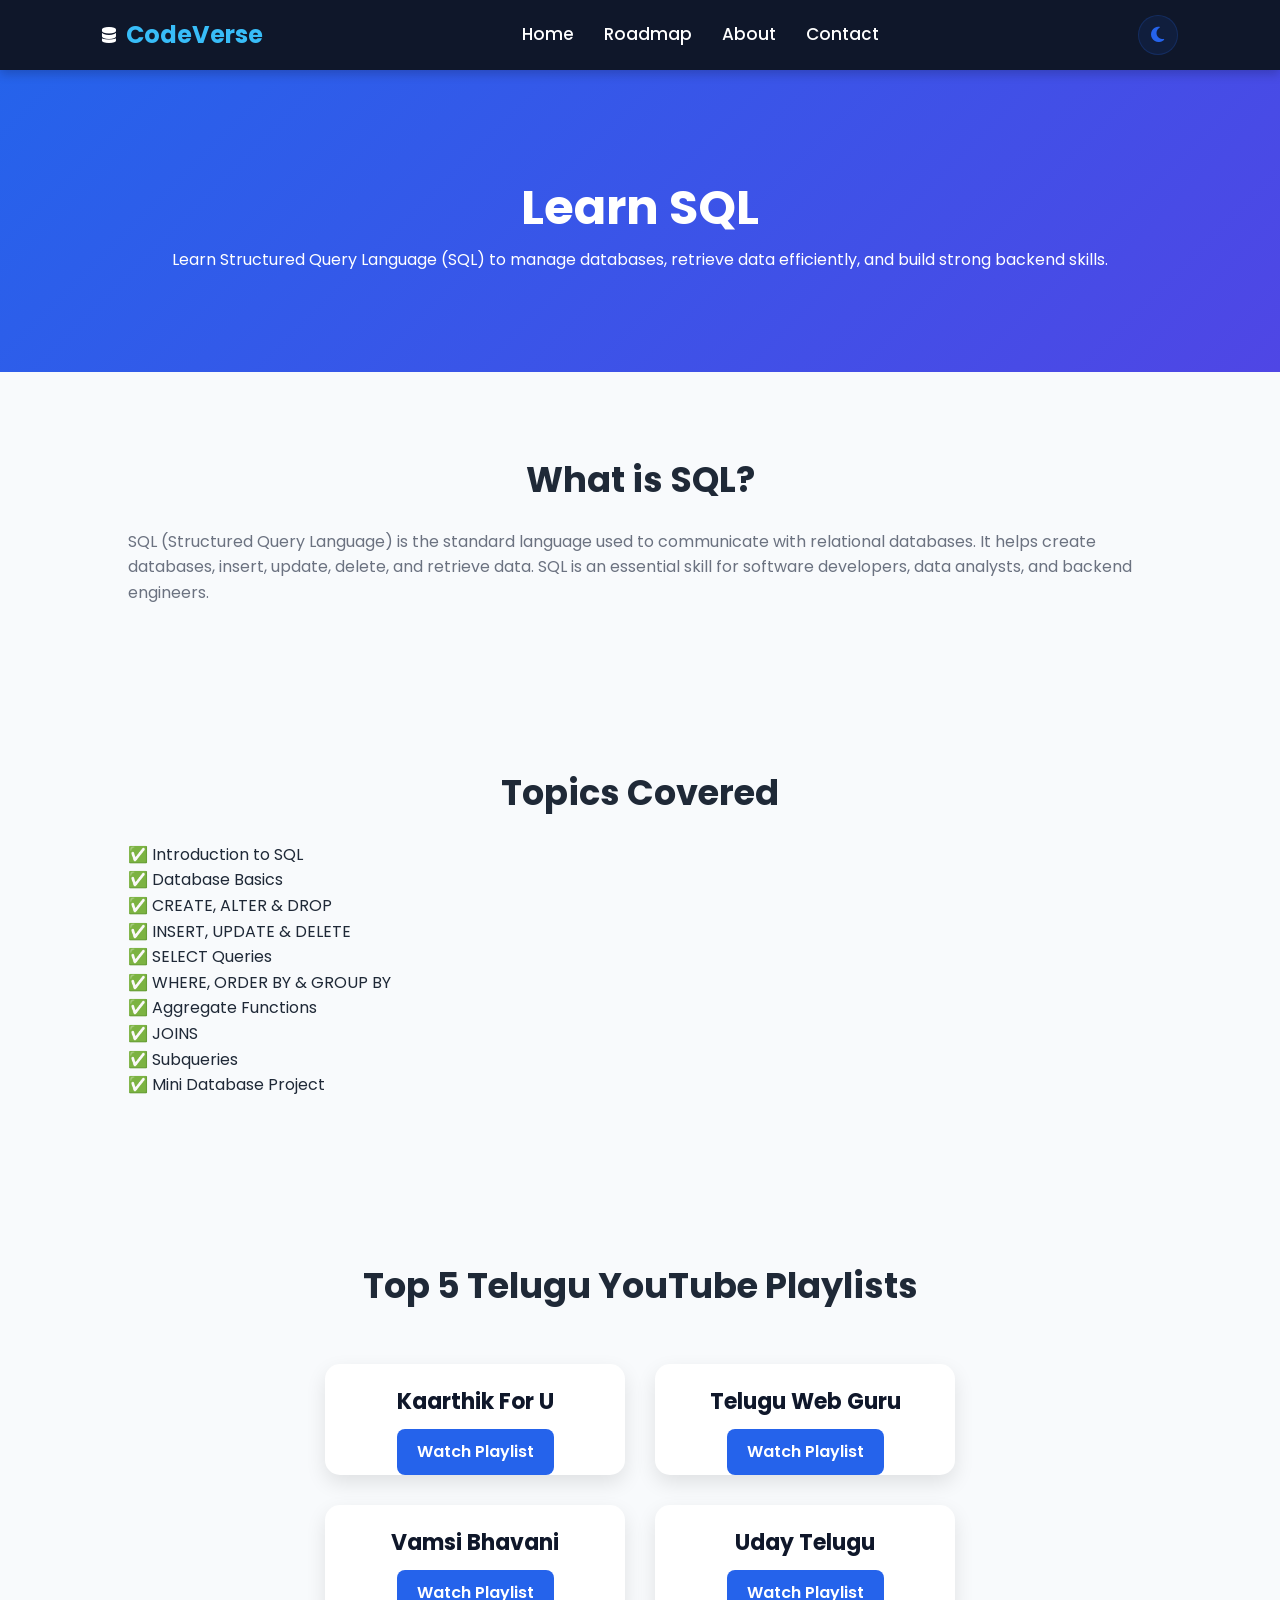
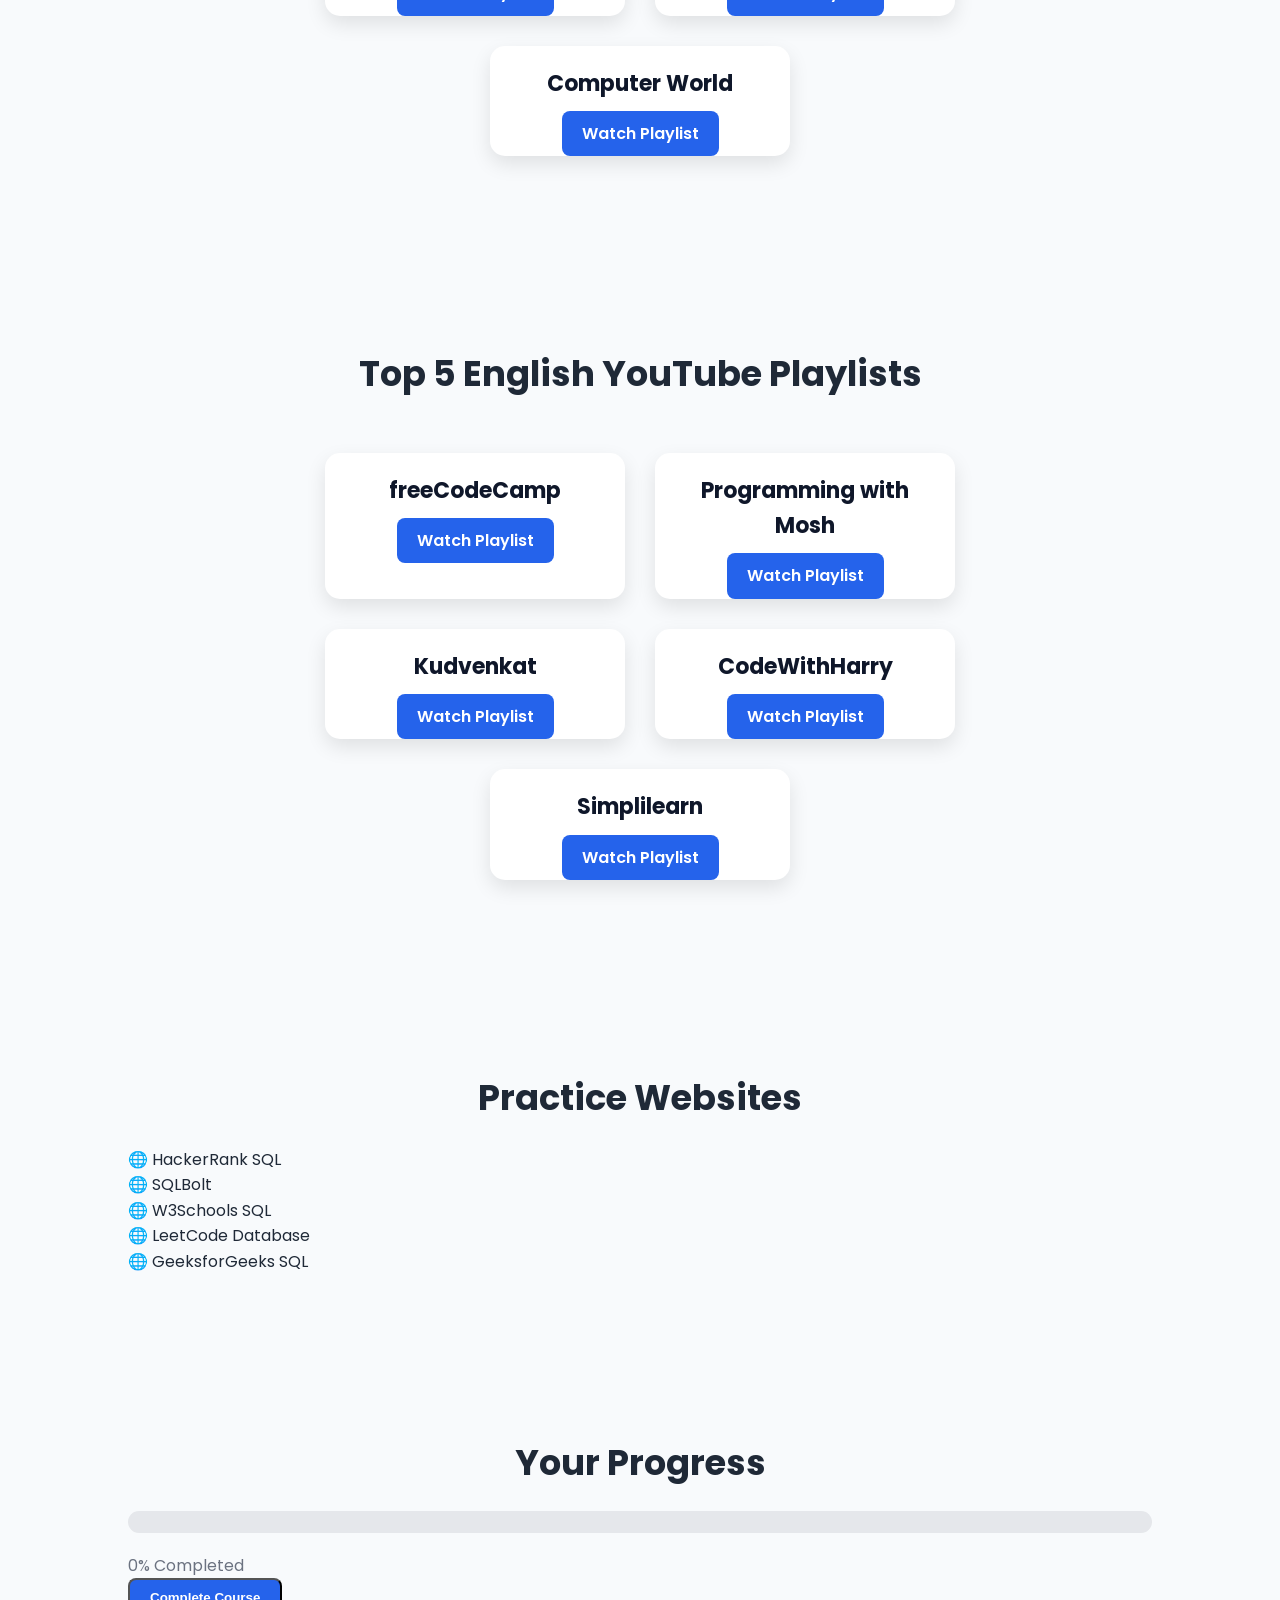
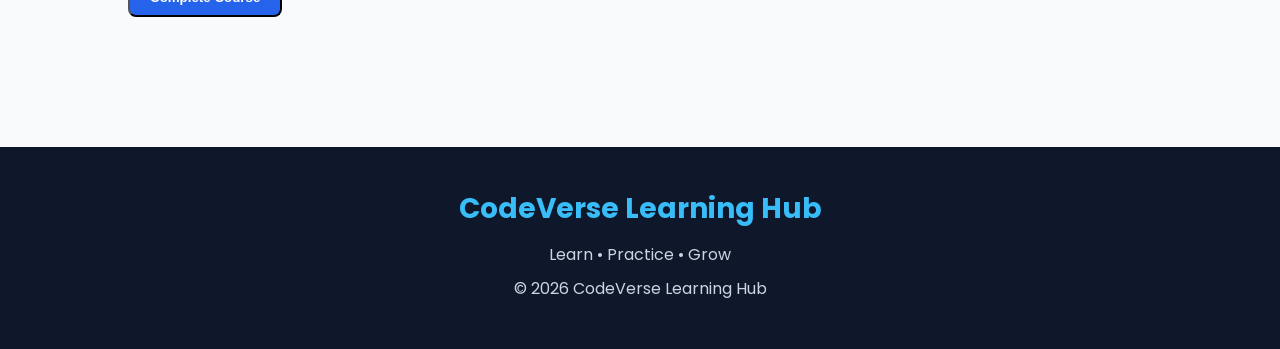
<file: assets/pages/sql.html>
<!DOCTYPE html>
<html lang="en">

<head>

    <meta charset="UTF-8">
    <meta name="viewport" content="width=device-width, initial-scale=1.0">

    <title>SQL Learning | CodeVerse Learning Hub</title>

    <link rel="stylesheet" href="../css/style.css">
    <link rel="stylesheet" href="../css/navbar.css">
    <link rel="stylesheet" href="../css/cards.css">
    <link rel="stylesheet" href="../css/footer.css">
    <link rel="stylesheet" href="../css/themes.css">

    <link href="https://fonts.googleapis.com/css2?family=Poppins:wght@300;400;500;600;700&display=swap"
        rel="stylesheet">

    <link rel="stylesheet"
        href="https://cdnjs.cloudflare.com/ajax/libs/font-awesome/6.6.0/css/all.min.css">

</head>

<body>

    <!-- Navbar -->

    <header>

        <nav class="navbar">

            <div class="logo">

                <i class="fa-solid fa-database"></i>

                <span>CodeVerse</span>

            </div>

            <ul class="nav-links">

                <li><a href="../index.html">Home</a></li>
                <li><a href="../roadmap.html">Roadmap</a></li>
                <li><a href="../about.html">About</a></li>
                <li><a href="../contact.html">Contact</a></li>

            </ul>

            <button id="theme-btn">

                <i class="fa-solid fa-moon"></i>

            </button>

        </nav>

    </header>

    <!-- Banner -->

    <section class="page-banner">

        <h1>Learn SQL</h1>

        <p>

            Learn Structured Query Language (SQL) to manage databases,
            retrieve data efficiently, and build strong backend skills.

        </p>

    </section>

    <!-- Introduction -->

    <section>

        <h2>What is SQL?</h2>

        <p>

            SQL (Structured Query Language) is the standard language used to
            communicate with relational databases. It helps create databases,
            insert, update, delete, and retrieve data. SQL is an essential
            skill for software developers, data analysts, and backend engineers.

        </p>

    </section>

    <!-- Topics Covered -->

    <section>

        <h2>Topics Covered</h2>

        <ul>

            <li>✅ Introduction to SQL</li>
            <li>✅ Database Basics</li>
            <li>✅ CREATE, ALTER & DROP</li>
            <li>✅ INSERT, UPDATE & DELETE</li>
            <li>✅ SELECT Queries</li>
            <li>✅ WHERE, ORDER BY & GROUP BY</li>
            <li>✅ Aggregate Functions</li>
            <li>✅ JOINS</li>
            <li>✅ Subqueries</li>
            <li>✅ Mini Database Project</li>

        </ul>

    </section>

    <!-- Telugu Playlists -->

    <section>

        <h2>Top 5 Telugu YouTube Playlists</h2>

        <div class="card-container">

            <div class="card">

                <h3>Kaarthik For U</h3>

                <a href="https://www.youtube.com/watch?v=A9SavjIHNPo" class="btn" target="_blank">

                    Watch Playlist

                </a>

            </div>

            <div class="card">

                <h3>Telugu Web Guru</h3>

                <a href="https://www.youtube.com/watch?v=FL6SdPg4bSk&list=PLh6Yk2rpZu2JQeOQ7XiSEpm3k6rSLy9Nd" class="btn" target="_blank">

                    Watch Playlist

                </a>

            </div>

            <div class="card">

                <h3>Vamsi Bhavani</h3>

                <a href="https://www.youtube.com/watch?v=xV0lm77Nw6E&list=PLNgoFk5SYUgmiH8Ap48giUat1mbDtd_SO" class="btn" target="_blank">
                
                    Watch Playlist

                </a>

            </div>

            <div class="card">

                <h3>Uday Telugu</h3>

                <a href="https://www.youtube.com/watch?v=IiaRNmyxDAk&list=PLMsoMlKiKdU2bsNa141yxL77ce3Q22WyD" class="btn" target="_blank">

                    Watch Playlist

                </a>

            </div>

            <div class="card">

                <h3>Computer World</h3>

                <a href="https://www.youtube.com/watch?v=W-SGL23esXY&list=PL8oQetZMDQW0ju_R48rdfqrZzWeF5EPNZ" class="btn" target="_blank">

                    Watch Playlist

                </a>

            </div>

        </div>

    </section>

    <!-- English Playlists -->

    <section>

        <h2>Top 5 English YouTube Playlists</h2>

        <div class="card-container">

            <div class="card">

                <h3>freeCodeCamp</h3>

                <a href="https://www.youtube.com/results?search_query=freeCodeCamp+SQL" class="btn" target="_blank">

                    Watch Playlist

                </a>

            </div>

            <div class="card">

                <h3>Programming with Mosh</h3>

                <a href="https://www.youtube.com/results?search_query=Programming+with+Mosh+SQL" class="btn" target="_blank">

                    Watch Playlist

                </a>

            </div>

            <div class="card">

                <h3>Kudvenkat</h3>

                <a href="https://www.youtube.com/results?search_query=Kudvenkat+SQL" class="btn" target="_blank">

                    Watch Playlist

                </a>

            </div>

            <div class="card">

                <h3>CodeWithHarry</h3>

                <a href="https://www.youtube.com/results?search_query=CodeWithHarry+SQL" class="btn" target="_blank">

                    Watch Playlist

                </a>

            </div>

            <div class="card">

                <h3>Simplilearn</h3>

                <a href="https://www.youtube.com/results?search_query=Simplilearn+SQL" class="btn" target="_blank">

                    Watch Playlist

                </a>

            </div>

        </div>

    </section>

    <!-- Practice Websites -->

    <section>

        <h2>Practice Websites</h2>

        <ul>

            <li>🌐 HackerRank SQL</li>
            <li>🌐 SQLBolt</li>
            <li>🌐 W3Schools SQL</li>
            <li>🌐 LeetCode Database</li>
            <li>🌐 GeeksforGeeks SQL</li>

        </ul>

    </section>

    <!-- Progress -->

    <section>

        <h2>Your Progress</h2>

        <div class="progress-bar">

            <div
                class="progress-fill"
                data-language="sql">

            </div>

        </div>

        <p>0% Completed</p>

        <button
            class="btn complete-btn"
            data-language="sql">

            Complete Course

        </button>

    </section>

    <!-- Footer -->

    <footer>

        <div class="footer-content">

            <h2>CodeVerse Learning Hub</h2>

            <p>Learn • Practice • Grow</p>

            <p>© <span id="year"></span> CodeVerse Learning Hub</p>

        </div>

    </footer>

    <script src="../js/app.js"></script>
    <script src="../js/darkmode.js"></script>
    <script src="../js/progress.js"></script>

</body>

</html>
</file>
<file: assets/css/style.css>
/* ==========================================
   CodeVerse Learning Hub
   Main Stylesheet
   Author : Sravani Sagabala
==========================================*/

/* Google Font */

@import url('https://fonts.googleapis.com/css2?family=Poppins:wght@300;400;500;600;700;800&display=swap');


/* ==========================================
   CSS Variables
==========================================*/

:root{

    --primary:#2563eb;
    --secondary:#4f46e5;
    --accent:#06b6d4;

    --white:#ffffff;
    --black:#1f2937;

    --gray:#6b7280;
    --light:#f8fafc;

    --success:#22c55e;
    --danger:#ef4444;

    --shadow:0 8px 25px rgba(0,0,0,.1);

    --radius:12px;

    --transition:.3s ease;

}


/* ==========================================
   Reset
==========================================*/

*{

    margin:0;
    padding:0;
    box-sizing:border-box;

}

html{

    scroll-behavior:smooth;

}

body{

    font-family:'Poppins',sans-serif;

    background:var(--light);

    color:var(--black);

    line-height:1.6;

}


/* ==========================================
   Common
==========================================*/

section{

    padding:80px 10%;

}

.container{

    width:90%;

    max-width:1200px;

    margin:auto;

}

h1{

    font-size:3rem;

    font-weight:700;

}

h2{

    font-size:2.2rem;

    margin-bottom:20px;

    text-align:center;

}

h3{

    font-size:1.3rem;

}

p{

    color:var(--gray);

    font-size:1rem;

}

a{

    text-decoration:none;

}

ul{

    list-style:none;

}

img{

    max-width:100%;

    display:block;

}


/* ==========================================
   Buttons
==========================================*/

.btn {
    display: inline-block;
    padding: 14px 35px;
    background: #2563eb;
    color: #ffffff !important;
    text-decoration: none;
    border-radius: 10px;
    font-weight: 600;
    transition: 0.3s;
}

.btn:hover {
    background: #1d4ed8;
}

.btn:visited {
    color: #ffffff;
}

.btn:hover{

    transform:translateY(-5px);

}

.btn.clicked{

    transform:scale(.95);

}


/* ==========================================
   Hero
==========================================*/

.hero {
    background: linear-gradient(rgba(37,99,235,0.8), rgba(79,70,229,0.8)),
                url("../images/banners/hero-banner.jpg");
    background-size: cover;
    background-position: center;
    background-repeat: no-repeat;

    min-height: 90vh;
    display: flex;
    justify-content: center;
    align-items: center;
    text-align: center;
    color: white;
}

.hero h1{

    font-size:4rem;

}

.hero h1 span{

    color:#facc15;

}

.hero p{

    color:white;

    margin-top:20px;

    margin-bottom:30px;

}


/* ==========================================
   Search Box
==========================================*/

.search-box{

    display:flex;

    justify-content:center;

    margin-top:30px;

}

.search-box input{

    width:350px;

    padding:15px;

    border:none;

    border-radius:40px 0 0 40px;

    outline:none;

    font-size:16px;

}

.search-box button{

    width:60px;

    border:none;

    cursor:pointer;

    background:#facc15;

    border-radius:0 40px 40px 0;

}


/* ==========================================
   Page Banner
==========================================*/

.page-banner{

    background:linear-gradient(135deg,#2563eb,#4f46e5);

    color:white;

    text-align:center;

    padding:100px 20px;

}

.page-banner p{

    color:white;

}


/* ==========================================
   Utility
==========================================*/

.text-center{

    text-align:center;

}

.mt-2{

    margin-top:20px;

}

.mt-4{

    margin-top:40px;

}

.mb-2{

    margin-bottom:20px;

}

.mb-4{

    margin-bottom:40px;

}


/* ==========================================
   Fade Animation
==========================================*/

section{

    opacity:0;

    transform:translateY(40px);

    transition:1s;

}

section.show{

    opacity:1;

    transform:translateY(0);

}


/* ==========================================
   Scroll Button
==========================================*/

#topBtn{

    position:fixed;

    right:20px;

    bottom:20px;

    width:50px;

    height:50px;

    border:none;

    border-radius:50%;

    background:var(--primary);

    color:white;

    cursor:pointer;

    display:none;

    box-shadow:var(--shadow);

}
/* ==========================
   HERO STATISTICS
========================== */

.stats {
    display: flex;
    justify-content: center;
    gap: 30px;
    margin: 30px 0;
    flex-wrap: wrap;
}

.stat-card {
    background: rgba(255,255,255,0.15);
    backdrop-filter: blur(8px);
    padding: 15px 25px;
    border-radius: 12px;
    color: white;
    text-align: center;
    min-width: 140px;
}

.stat-card h3 {
    font-size: 28px;
    color: #38bdf8;
    margin-bottom: 5px;
}

.stat-card p {
    font-size: 15px;
    color: #ffffff;
}
/* ==========================================
   Progress Tracker
==========================================*/

.progress-bar {
    width: 100%;
    height: 22px;
    background: #e5e7eb;
    border-radius: 20px;
    overflow: hidden;
    margin: 20px 0;
}

.progress-fill {
    width: 0%;
    height: 100%;
    background: linear-gradient(90deg, #22c55e, #16a34a);
    border-radius: 20px;
    transition: width 0.5s ease;
}
</file>
<file: assets/css/navbar.css>
/* ==========================
   NAVBAR
========================== */

.navbar {
    display: flex;
    justify-content: space-between;
    align-items: center;

    padding: 15px 8%;
    background: #0f172a;
    color: white;

    position: sticky;
    top: 0;
    z-index: 1000;

    box-shadow: 0 4px 10px rgba(0,0,0,0.2);
}

/* ==========================
   LOGO
========================== */

.logo {
    display: flex;
    align-items: center;
    gap: 10px;
}

.logo img {
    width: 45px;
    height: 45px;
    border-radius: 50%;
}

.logo span {
    font-size: 24px;
    font-weight: bold;
    color: #38bdf8;
}

/* ==========================
   NAVIGATION LINKS
========================== */

.nav-links {
    display: flex;
    list-style: none;
    gap: 30px;
}

.nav-links li {
    list-style: none;
}

.nav-links a {
    text-decoration: none;
    color: white;
    font-size: 17px;
    font-weight: 500;

    transition: 0.3s;
}

.nav-links a:hover {
    color: #38bdf8;
}

/* ==========================
   DARK MODE BUTTON
========================== */

#theme-btn {
    background: transparent;
    border: 2px solid #38bdf8;

    color: white;

    width: 45px;
    height: 45px;

    border-radius: 50%;

    cursor: pointer;

    transition: .3s;
}

#theme-btn:hover {

    background: #38bdf8;
    color: #0f172a;

}

/* ==========================
   ACTIVE LINK
========================== */

.nav-links a.active{

    color:#38bdf8;
    font-weight:bold;

}

/* ==========================
   MOBILE MENU
========================== */

.menu-toggle{

    display:none;

    font-size:28px;

    cursor:pointer;

}

/* ==========================
   RESPONSIVE
========================== */

@media(max-width:768px){

.navbar{

flex-direction:column;

padding:20px;

}

.nav-links{

flex-direction:column;

gap:15px;

margin-top:15px;

text-align:center;

}

.logo{

margin-bottom:10px;

}

}
</file>
<file: assets/css/cards.css>
/* ==========================
   CARD CONTAINER
========================== */

.card-container {
    display: flex;
    flex-wrap: wrap;
    justify-content: center;
    gap: 30px;
    padding: 30px 8%;
}

/* ==========================
   CARD
========================== */

.card {
    width: 300px;
    background: #ffffff;
    border-radius: 15px;
    overflow: hidden;
    text-align: center;

    box-shadow: 0 8px 20px rgba(0,0,0,0.1);

    transition: all 0.3s ease;
}

.card:hover {
    transform: translateY(-10px);
    box-shadow: 0 12px 25px rgba(0,0,0,0.2);
}

/* ==========================
   CARD IMAGE
========================== */

.card img {
    width: 100%;
    height: 180px;
    object-fit: cover;
}

/* ==========================
   CARD CONTENT
========================== */

.card h3 {
    font-size: 22px;
    color: #0f172a;
    margin: 20px 15px 10px;
}

.card p {
    color: #555;
    font-size: 15px;
    line-height: 1.6;
    padding: 0 20px 20px;
}

/* ==========================
   BUTTON
========================== */

.btn {
    display: inline-block;
    padding: 10px 20px;
    background: #2563eb;
    color: white;
    text-decoration: none;
    border-radius: 8px;
    transition: 0.3s;
}

.btn:hover {
    background: #1d4ed8;
}

.btn:hover {
    background: #1d4ed8;
    transform: scale(1.05);
}

/* ==========================
   VIDEO CARD
========================== */

.video-card {
    width: 340px;
    background: #ffffff;
    border-radius: 15px;
    overflow: hidden;

    box-shadow: 0 8px 18px rgba(0,0,0,0.12);

    transition: 0.3s;
}

.video-card:hover {
    transform: translateY(-8px);
}

.video-card iframe {
    width: 100%;
    height: 200px;
    border: none;
}

.video-card h4 {
    padding: 15px;
    color: #0f172a;
}

/* ==========================
   LANGUAGE CARD
========================== */

.language-card {
    width: 250px;
    text-align: center;

    background: white;

    border-radius: 15px;

    padding: 25px;

    box-shadow: 0 5px 15px rgba(0,0,0,0.1);

    transition: .3s;
}

.language-card:hover {
    transform: scale(1.05);
}

.language-card img {
    width: 90px;
    height: 90px;
    object-fit: contain;
    margin-bottom: 15px;
}

.language-card h3 {
    color: #0f172a;
    margin-bottom: 10px;
}

.language-card p {
    color: #666;
    font-size: 15px;
}

/* ==========================
   FEATURE CARD
========================== */

.feature-card {
    background: #f8fafc;
    border-left: 5px solid #2563eb;
    padding: 20px;
    border-radius: 12px;
    margin: 20px 0;
}

.feature-card h3 {
    color: #2563eb;
    margin-bottom: 10px;
}

.feature-card p {
    color: #555;
    line-height: 1.6;
}

/* ==========================
   PROGRESS CARD
========================== */

.progress-card {
    width: 300px;
    background: white;
    border-radius: 15px;
    padding: 25px;

    text-align: center;

    box-shadow: 0 5px 15px rgba(0,0,0,0.1);
}

.progress-card h3 {
    margin-bottom: 15px;
}

.progress-card p {
    color: #555;
}

/* ==========================
   RESPONSIVE
========================== */

@media (max-width: 768px) {

    .card,
    .video-card,
    .language-card,
    .progress-card {
        width: 100%;
    }

    .card-container {
        padding: 20px;
    }

}
</file>
<file: assets/css/footer.css>
/* ==========================
   FOOTER
========================== */

footer {
    background: #0f172a;
    color: white;
    text-align: center;
    padding: 40px 20px;
    margin-top: 50px;
}

.footer-content h2 {
    color: #38bdf8;
    margin-bottom: 10px;
    font-size: 28px;
}

.footer-content p {
    margin: 8px 0;
    color: #cbd5e1;
    font-size: 16px;
}

.footer-links {
    margin: 20px 0;
}

.footer-links a {
    text-decoration: none;
    color: white;
    margin: 0 15px;
    transition: 0.3s;
}

.footer-links a:hover {
    color: #38bdf8;
}

.social-icons {
    margin-top: 20px;
}

.social-icons a {
    color: white;
    font-size: 22px;
    margin: 0 12px;
    transition: 0.3s;
}

.social-icons a:hover {
    color: #38bdf8;
    transform: translateY(-3px);
}
</file>
<file: assets/css/responsive.css>
/* ==========================
   TABLET
========================== */

@media (max-width: 992px) {

    .navbar {
        padding: 15px 5%;
    }

    .card-container {
        gap: 20px;
    }

    .card {
        width: 280px;
    }

}

/* ==========================
   MOBILE
========================== */

@media (max-width: 768px) {

    .navbar {
        flex-direction: column;
        text-align: center;
    }

    .nav-links {
        flex-direction: column;
        gap: 15px;
        margin-top: 15px;
    }

    .page-banner h1 {
        font-size: 34px;
    }

    .page-banner p {
        font-size: 16px;
    }

    section {
        padding: 20px;
    }

    .card,
    .language-card,
    .video-card {
        width: 100%;
    }

    .logo span {
        font-size: 22px;
    }

}

/* ==========================
   SMALL MOBILE
========================== */

@media (max-width:480px){

.logo img{
width:40px;
height:40px;
}

.page-banner h1{
font-size:28px;
}

.btn{
width:100%;
}

}
</file>
<file: assets/css/animations.css>
/* ==========================
   FADE IN
========================== */

@keyframes fadeIn {

from{

opacity:0;
transform:translateY(20px);

}

to{

opacity:1;
transform:translateY(0);

}

}

.fade-in{

animation:fadeIn 1s ease;

}

/* ==========================
   ZOOM
========================== */

@keyframes zoomIn{

from{

transform:scale(.8);
opacity:0;

}

to{

transform:scale(1);
opacity:1;

}

}

.zoom{

animation:zoomIn .8s;

}

/* ==========================
   FLOAT
========================== */

@keyframes floating{

0%{

transform:translateY(0);

}

50%{

transform:translateY(-8px);

}

100%{

transform:translateY(0);

}

}

.float{

animation:floating 3s infinite;

}

/* ==========================
   BUTTON
========================== */

.btn:hover{

animation:pulse .5s;

}

@keyframes pulse{

50%{

transform:scale(1.05);

}

}
</file>
<file: assets/css/themes.css>
/* ==========================================
   CodeVerse Learning Hub
   Dark Mode Theme System
========================================== */

/* Light Mode Variables Default */
:root {
    --bg-main: #f8fafc;
    --bg-card: #ffffff;
    --bg-alt: #f1f5f9;
    --text-primary: #0f172a;
    --text-secondary: #64748b;
    --border-color: #e2e8f0;
    --navbar-bg: #ffffff;
    --hero-overlay: linear-gradient(rgba(37, 99, 235, 0.85), rgba(79, 70, 229, 0.85));
}

/* ==========================================
   DARK THEME STYLES (.dark-mode & .dark)
========================================== */

body.dark-mode,
body.dark {
    background-color: #0f172a !important;
    color: #f8fafc !important;
    --bg-main: #0f172a;
    --bg-card: #1e293b;
    --bg-alt: #1e293b;
    --text-primary: #f8fafc;
    --text-secondary: #94a3b8;
    --border-color: #334155;
    --navbar-bg: #0f172a;
}

/* Header & Navbar */
body.dark-mode header,
body.dark header,
body.dark-mode .navbar,
body.dark .navbar {
    background: #0f172a !important;
    border-bottom: 1px solid #1e293b;
    box-shadow: 0 4px 20px rgba(0, 0, 0, 0.4);
}

body.dark-mode .nav-links a,
body.dark .nav-links a {
    color: #cbd5e1 !important;
}

body.dark-mode .nav-links a:hover,
body.dark-mode .nav-links a.active,
body.dark .nav-links a:hover,
body.dark .nav-links a.active {
    color: #38bdf8 !important;
}

body.dark-mode .logo span,
body.dark .logo span {
    color: #ffffff !important;
}

/* Theme Button Styling */
#theme-btn {
    background: rgba(37, 99, 235, 0.1);
    border: 1px solid rgba(37, 99, 235, 0.2);
    color: #2563eb;
    width: 40px;
    height: 40px;
    border-radius: 50%;
    cursor: pointer;
    display: flex;
    align-items: center;
    justify-content: center;
    font-size: 1.1rem;
    transition: all 0.3s ease;
}

#theme-btn:hover {
    transform: scale(1.1);
    background: rgba(37, 99, 235, 0.2);
}

body.dark-mode #theme-btn,
body.dark #theme-btn {
    background: rgba(245, 158, 11, 0.15);
    border-color: rgba(245, 158, 11, 0.3);
    color: #f59e0b;
}

/* Typography & General Sections */
body.dark-mode section,
body.dark section {
    background: #0f172a;
    color: #f8fafc;
}

body.dark-mode h1, body.dark-mode h2, body.dark-mode h3, body.dark-mode h4,
body.dark h1, body.dark h2, body.dark h3, body.dark h4 {
    color: #f8fafc !important;
}

body.dark-mode p,
body.dark p {
    color: #94a3b8 !important;
}

/* Search Box & Inputs */
body.dark-mode .search-box input,
body.dark .search-box input {
    background: #1e293b !important;
    color: #f8fafc !important;
    border: 1px solid #334155 !important;
}

body.dark-mode .search-box input::placeholder,
body.dark .search-box input::placeholder {
    color: #64748b !important;
}

body.dark-mode .search-box button,
body.dark .search-box button {
    background: #2563eb;
    color: #ffffff;
}

/* Cards & Content Containers */
body.dark-mode .card,
body.dark .card,
body.dark-mode .feature,
body.dark .feature,
body.dark-mode .stat-card,
body.dark .stat-card,
body.dark-mode .contributor-card,
body.dark .contributor-card,
body.dark-mode .roadmap-step,
body.dark .roadmap-step {
    background: #1e293b !important;
    border: 1px solid #334155 !important;
    box-shadow: 0 10px 25px rgba(0, 0, 0, 0.3) !important;
}

body.dark-mode .card:hover,
body.dark .card:hover {
    border-color: #38bdf8 !important;
    box-shadow: 0 12px 30px rgba(56, 189, 248, 0.15) !important;
}

body.dark-mode .card h3,
body.dark .card h3 {
    color: #38bdf8 !important;
}

/* Community Insights Section in Dark Mode */
body.dark-mode .community-insights,
body.dark .community-insights {
    background: linear-gradient(135deg, rgba(15, 23, 42, 0.98) 0%, rgba(30, 41, 59, 0.98) 100%) !important;
}

body.dark-mode .analytics-card,
body.dark .analytics-card {
    background: #1e293b !important;
    border-color: #334155 !important;
    box-shadow: 0 8px 25px rgba(0, 0, 0, 0.3) !important;
}

body.dark-mode .analytics-info h3,
body.dark .analytics-info h3 {
    color: #ffffff !important;
}

body.dark-mode .checkin-card,
body.dark .checkin-card {
    background: #1e293b !important;
    border-color: #334155 !important;
}

body.dark-mode .form-group label,
body.dark .form-group label {
    color: #f8fafc !important;
}

body.dark-mode .form-group input,
body.dark-mode .form-group select,
body.dark .form-group input,
body.dark .form-group select {
    background: #0f172a !important;
    color: #f8fafc !important;
    border-color: #334155 !important;
}

body.dark-mode .activity-ticker-container,
body.dark .activity-ticker-container {
    background: #1e293b !important;
    border-color: #334155 !important;
}

body.dark-mode .ticker-item,
body.dark .ticker-item {
    color: #94a3b8 !important;
}

body.dark-mode .ticker-item strong,
body.dark .ticker-item strong {
    color: #f8fafc !important;
}

/* Floating Visitor Widget Popover Dark Mode */
body.dark-mode .widget-popover,
body.dark .widget-popover {
    background: #1e293b !important;
    border-color: #334155 !important;
    box-shadow: 0 15px 40px rgba(0, 0, 0, 0.5) !important;
}

body.dark-mode .popover-header h4,
body.dark .popover-header h4 {
    color: #f8fafc !important;
}

body.dark-mode .popover-header,
body.dark .popover-header {
    border-bottom-color: #334155 !important;
}

body.dark-mode .popover-stat strong,
body.dark .popover-stat strong {
    color: #f8fafc !important;
}

/* Footer Dark Mode */
body.dark-mode footer,
body.dark footer {
    background: #020617 !important;
    border-top: 1px solid #1e293b;
}

body.dark-mode footer h2,
body.dark footer h2 {
    color: #ffffff !important;
}
</file>
<file: assets/css/visitor-tracker.css>
/* ===========================================
   CodeVerse Learning Hub
   Visitor Analytics & Community Hub Styles
=========================================== */

/* Glowing & Modern Stat Cards */
.community-insights {
    padding: 80px 10%;
    background: linear-gradient(135deg, rgba(37, 99, 235, 0.03) 0%, rgba(79, 70, 229, 0.06) 100%);
    position: relative;
    overflow: hidden;
}

.insights-header {
    text-align: center;
    max-width: 700px;
    margin: 0 auto 50px auto;
}

.insights-header .badge {
    display: inline-flex;
    align-items: center;
    gap: 8px;
    padding: 6px 16px;
    background: rgba(37, 99, 235, 0.1);
    color: var(--primary);
    border-radius: 20px;
    font-size: 0.85rem;
    font-weight: 600;
    margin-bottom: 12px;
    text-transform: uppercase;
    letter-spacing: 0.5px;
}

.insights-header .pulse-dot {
    width: 8px;
    height: 8px;
    background-color: #22c55e;
    border-radius: 50%;
    box-shadow: 0 0 0 0 rgba(34, 197, 94, 0.7);
    animation: pulse-ring 1.5s infinite;
}

@keyframes pulse-ring {
    0% {
        box-shadow: 0 0 0 0 rgba(34, 197, 94, 0.7);
    }
    70% {
        box-shadow: 0 0 0 8px rgba(34, 197, 94, 0);
    }
    100% {
        box-shadow: 0 0 0 0 rgba(34, 197, 94, 0);
    }
}

.analytics-grid {
    display: grid;
    grid-template-columns: repeat(auto-fit, minmax(220px, 1fr));
    gap: 24px;
    margin-bottom: 50px;
}

.analytics-card {
    background: rgba(255, 255, 255, 0.85);
    backdrop-filter: blur(10px);
    border: 1px solid rgba(226, 232, 240, 0.8);
    border-radius: var(--radius);
    padding: 24px;
    display: flex;
    align-items: center;
    gap: 20px;
    box-shadow: 0 4px 20px rgba(0, 0, 0, 0.04);
    transition: transform 0.3s ease, box-shadow 0.3s ease, border-color 0.3s ease;
}

.analytics-card:hover {
    transform: translateY(-5px);
    box-shadow: 0 12px 30px rgba(37, 99, 235, 0.12);
    border-color: rgba(37, 99, 235, 0.3);
}

.analytics-icon {
    width: 56px;
    height: 56px;
    border-radius: 14px;
    display: flex;
    align-items: center;
    justify-content: center;
    font-size: 1.5rem;
    flex-shrink: 0;
}

.analytics-icon.blue { background: rgba(37, 99, 235, 0.1); color: #2563eb; }
.analytics-icon.green { background: rgba(34, 197, 94, 0.1); color: #22c55e; }
.analytics-icon.purple { background: rgba(147, 51, 234, 0.1); color: #9333ea; }
.analytics-icon.orange { background: rgba(249, 115, 22, 0.1); color: #f97316; }

.analytics-info h3 {
    font-size: 1.8rem;
    font-weight: 700;
    color: var(--black);
    line-height: 1.2;
    margin: 0;
}

.analytics-info p {
    margin: 4px 0 0 0;
    font-size: 0.88rem;
    color: var(--gray);
}

/* Check-In Section & Badge Generator */
.member-checkin-wrapper {
    display: grid;
    grid-template-columns: 1fr 1fr;
    gap: 30px;
    align-items: stretch;
}

@media (max-width: 900px) {
    .member-checkin-wrapper {
        grid-template-columns: 1fr;
    }
}

.checkin-card {
    background: #ffffff;
    border-radius: 16px;
    padding: 32px;
    box-shadow: 0 10px 30px rgba(0, 0, 0, 0.05);
    border: 1px solid rgba(0, 0, 0, 0.06);
    display: flex;
    flex-direction: column;
    justify-content: space-between;
}

.checkin-card h3 {
    font-size: 1.4rem;
    margin-bottom: 8px;
    color: var(--black);
}

.checkin-form {
    margin-top: 20px;
    display: flex;
    flex-direction: column;
    gap: 16px;
}

.form-group {
    display: flex;
    flex-direction: column;
    gap: 6px;
}

.form-group label {
    font-size: 0.85rem;
    font-weight: 600;
    color: var(--black);
}

.form-group input, .form-group select {
    padding: 12px 16px;
    border-radius: 10px;
    border: 1.5px solid #e2e8f0;
    font-family: inherit;
    font-size: 0.95rem;
    outline: none;
    transition: border-color 0.2s;
}

.form-group input:focus, .form-group select:focus {
    border-color: var(--primary);
}

.btn-checkin {
    background: linear-gradient(135deg, #2563eb, #4f46e5);
    color: white !important;
    padding: 14px 24px;
    border: none;
    border-radius: 10px;
    font-weight: 600;
    font-size: 1rem;
    cursor: pointer;
    display: flex;
    align-items: center;
    justify-content: center;
    gap: 10px;
    transition: transform 0.2s, box-shadow 0.2s;
}

.btn-checkin:hover {
    transform: translateY(-2px);
    box-shadow: 0 8px 20px rgba(37, 99, 235, 0.3);
}

/* Member Pass Preview Card */
.member-pass-card {
    background: linear-gradient(135deg, #1e293b 0%, #0f172a 100%);
    border-radius: 20px;
    padding: 32px;
    color: white;
    position: relative;
    overflow: hidden;
    box-shadow: 0 15px 35px rgba(15, 23, 42, 0.3);
    display: flex;
    flex-direction: column;
    justify-content: space-between;
    min-height: 280px;
}

.member-pass-card::before {
    content: '';
    position: absolute;
    top: -50%;
    right: -50%;
    width: 200%;
    height: 200%;
    background: radial-gradient(circle, rgba(37, 99, 235, 0.15) 0%, transparent 60%);
    pointer-events: none;
}

.pass-header {
    display: flex;
    justify-content: space-between;
    align-items: center;
    border-bottom: 1px solid rgba(255, 255, 255, 0.1);
    padding-bottom: 16px;
}

.pass-logo {
    display: flex;
    align-items: center;
    gap: 10px;
    font-weight: 700;
    font-size: 1.1rem;
}

.pass-logo img {
    width: 32px;
    height: 32px;
}

.pass-id-badge {
    background: rgba(255, 255, 255, 0.1);
    padding: 4px 12px;
    border-radius: 20px;
    font-size: 0.8rem;
    font-weight: 600;
    letter-spacing: 0.5px;
    border: 1px solid rgba(255, 255, 255, 0.15);
}

.pass-body {
    margin: 24px 0;
    display: flex;
    align-items: center;
    gap: 20px;
}

.avatar-circle {
    width: 64px;
    height: 64px;
    border-radius: 50%;
    background: linear-gradient(135deg, #2563eb, #06b6d4);
    display: flex;
    align-items: center;
    justify-content: center;
    font-size: 1.8rem;
    color: white;
    box-shadow: 0 4px 15px rgba(37, 99, 235, 0.4);
    flex-shrink: 0;
}

.pass-details h4 {
    font-size: 1.4rem;
    font-weight: 700;
    margin: 0;
    color: #ffffff;
}

.pass-details p {
    color: #94a3b8;
    font-size: 0.9rem;
    margin: 4px 0 0 0;
}

.pass-footer {
    display: flex;
    justify-content: space-between;
    align-items: center;
    border-top: 1px solid rgba(255, 255, 255, 0.1);
    padding-top: 16px;
    font-size: 0.8rem;
    color: #64748b;
}

.pass-status {
    display: flex;
    align-items: center;
    gap: 6px;
    color: #22c55e;
    font-weight: 600;
}

/* Activity Ticker Feed */
.activity-ticker-container {
    margin-top: 40px;
    background: #ffffff;
    border-radius: 12px;
    padding: 16px 24px;
    box-shadow: 0 4px 15px rgba(0, 0, 0, 0.03);
    border: 1px solid #e2e8f0;
    display: flex;
    align-items: center;
    gap: 16px;
    overflow: hidden;
}

.ticker-label {
    display: flex;
    align-items: center;
    gap: 8px;
    font-size: 0.85rem;
    font-weight: 700;
    color: var(--primary);
    white-space: nowrap;
    text-transform: uppercase;
}

.ticker-content {
    display: flex;
    gap: 30px;
    animation: scroll-ticker 25s linear infinite;
    white-space: nowrap;
}

.ticker-content:hover {
    animation-play-state: paused;
}

.ticker-item {
    font-size: 0.88rem;
    color: var(--gray);
    display: flex;
    align-items: center;
    gap: 8px;
}

.ticker-item strong {
    color: var(--black);
}

@keyframes scroll-ticker {
    0% { transform: translateX(0); }
    100% { transform: translateX(-50%); }
}

/* Floating Visitor Badge Widget */
.floating-visitor-widget {
    position: fixed;
    bottom: 25px;
    right: 25px;
    z-index: 9999;
}

.widget-trigger {
    background: linear-gradient(135deg, #1e293b, #0f172a);
    color: white;
    padding: 10px 18px;
    border-radius: 30px;
    box-shadow: 0 8px 25px rgba(0, 0, 0, 0.25);
    display: flex;
    align-items: center;
    gap: 10px;
    cursor: pointer;
    border: 1px solid rgba(255, 255, 255, 0.15);
    transition: transform 0.2s, box-shadow 0.2s;
    font-size: 0.85rem;
    font-weight: 600;
}

.widget-trigger:hover {
    transform: scale(1.04);
    box-shadow: 0 12px 30px rgba(0, 0, 0, 0.35);
}

.widget-trigger .live-indicator {
    width: 8px;
    height: 8px;
    background-color: #22c55e;
    border-radius: 50%;
}

.widget-popover {
    position: absolute;
    bottom: 55px;
    right: 0;
    width: 280px;
    background: #ffffff;
    border-radius: 16px;
    padding: 20px;
    box-shadow: 0 15px 40px rgba(0, 0, 0, 0.18);
    border: 1px solid #e2e8f0;
    opacity: 0;
    visibility: hidden;
    transform: translateY(10px);
    transition: all 0.3s cubic-bezier(0.16, 1, 0.3, 1);
}

.widget-popover.active {
    opacity: 1;
    visibility: visible;
    transform: translateY(0);
}

.popover-header {
    display: flex;
    justify-content: space-between;
    align-items: center;
    margin-bottom: 14px;
    padding-bottom: 10px;
    border-bottom: 1px solid #e2e8f0;
}

.popover-header h4 {
    margin: 0;
    font-size: 0.95rem;
    color: var(--black);
}

.popover-close {
    cursor: pointer;
    color: var(--gray);
    font-size: 0.9rem;
}

.popover-stat {
    display: flex;
    justify-content: space-between;
    align-items: center;
    margin-bottom: 10px;
    font-size: 0.88rem;
}

.popover-stat span {
    color: var(--gray);
}

.popover-stat strong {
    color: var(--black);
    font-weight: 700;
}

/* Confetti Canvas */
#confetti-canvas {
    position: fixed;
    top: 0;
    left: 0;
    width: 100vw;
    height: 100vh;
    pointer-events: none;
    z-index: 10000;
}
</file>
